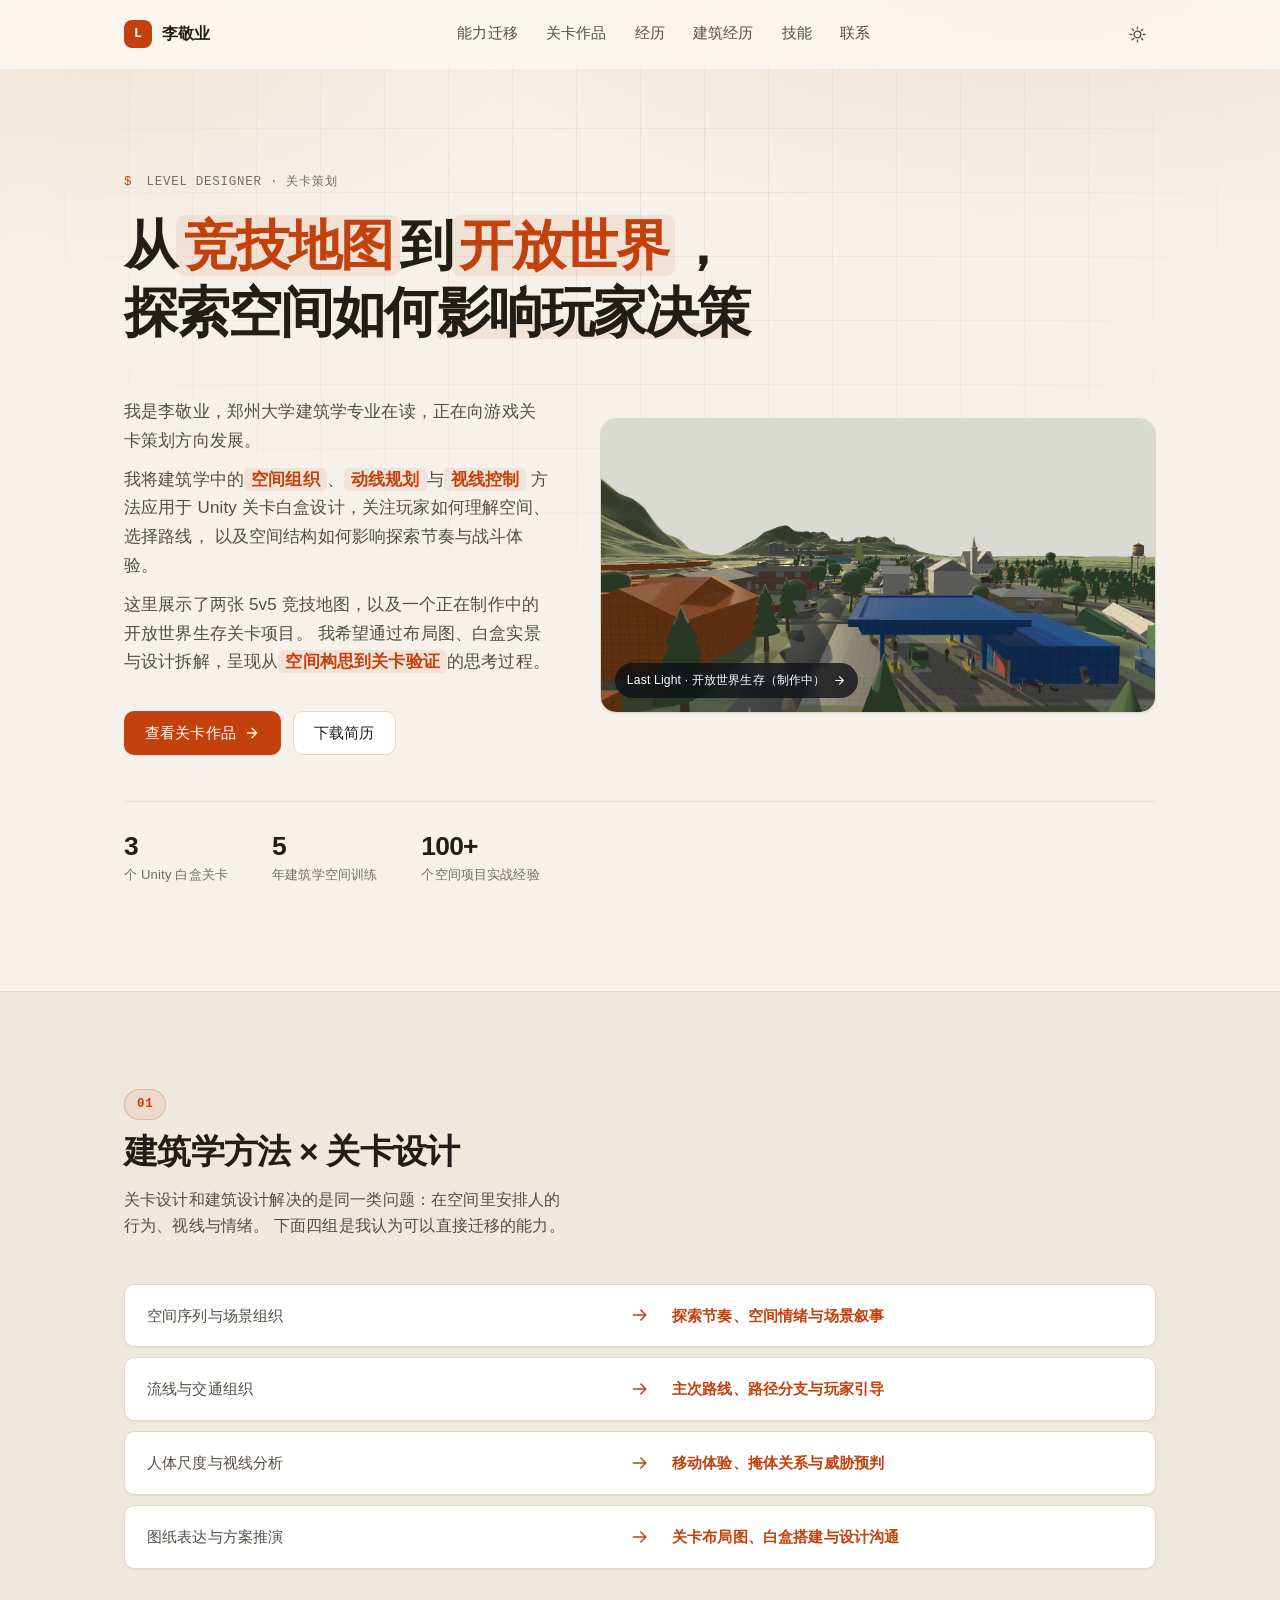
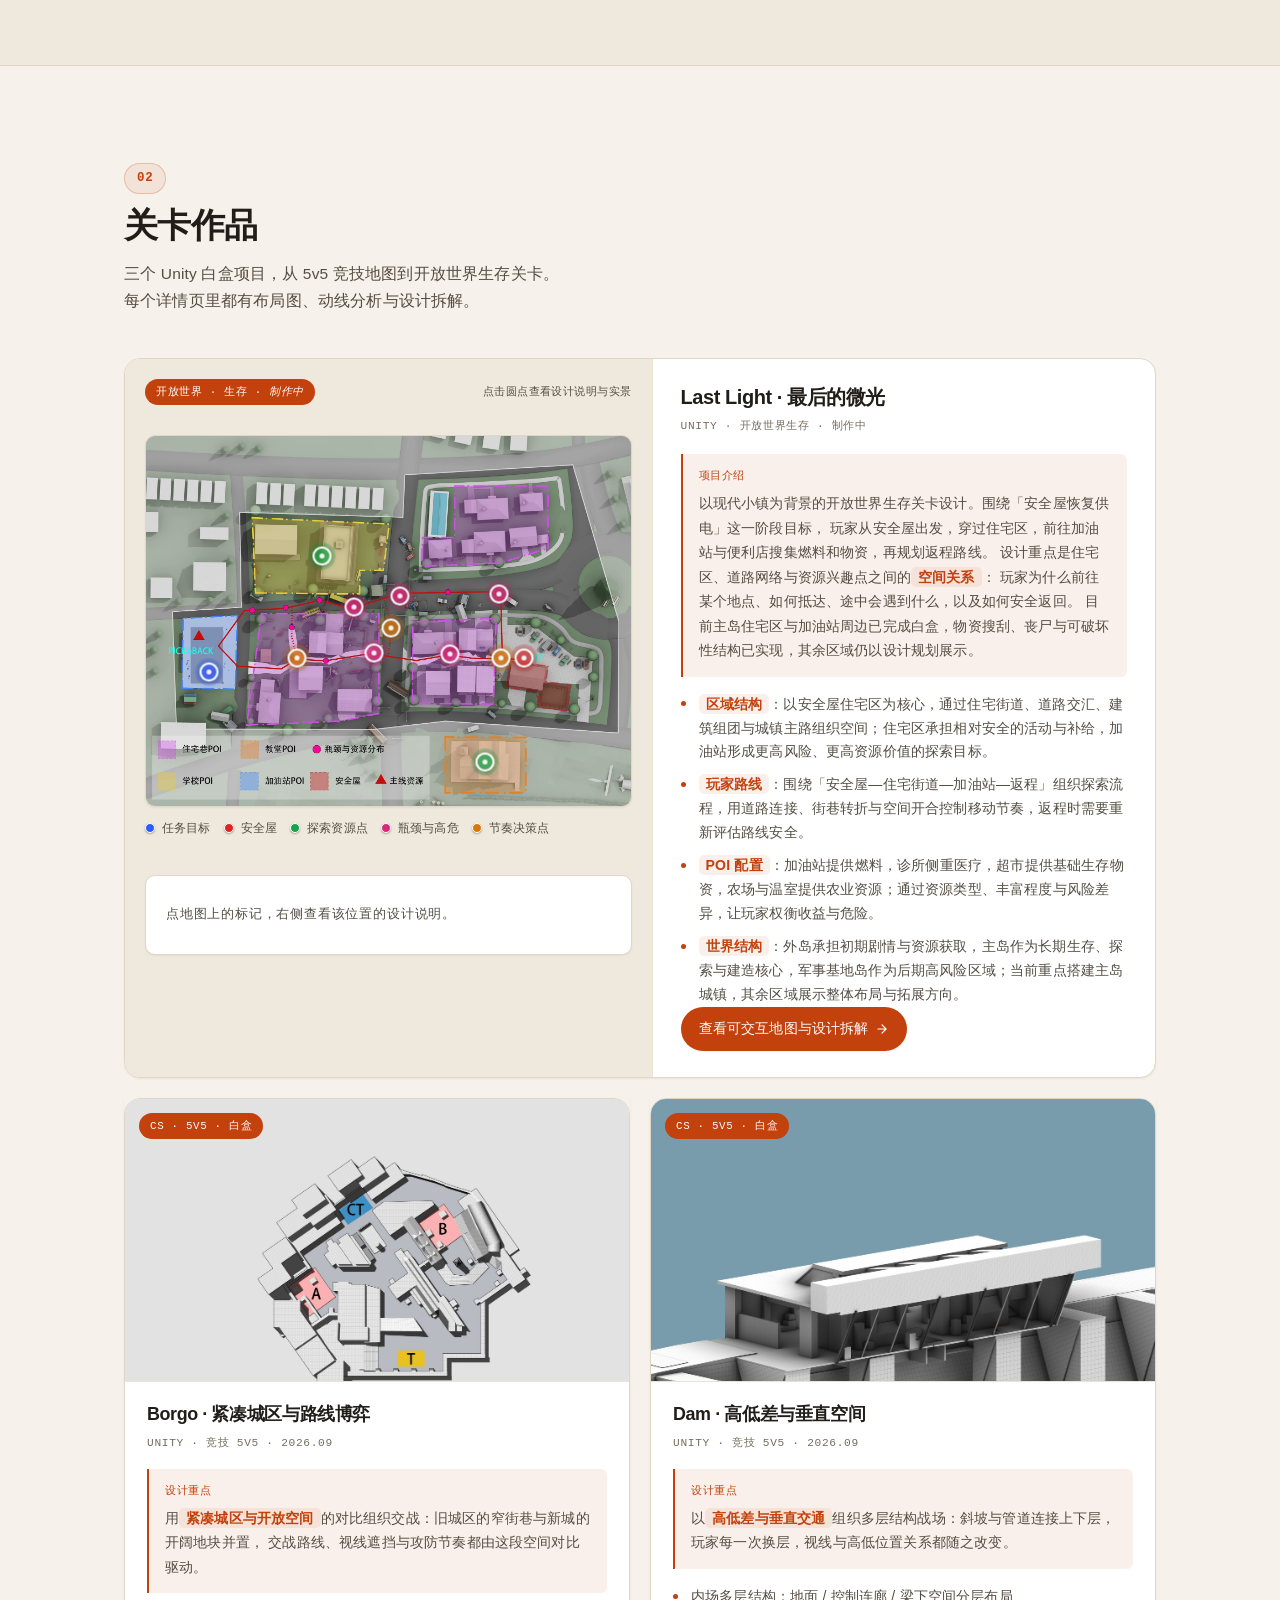
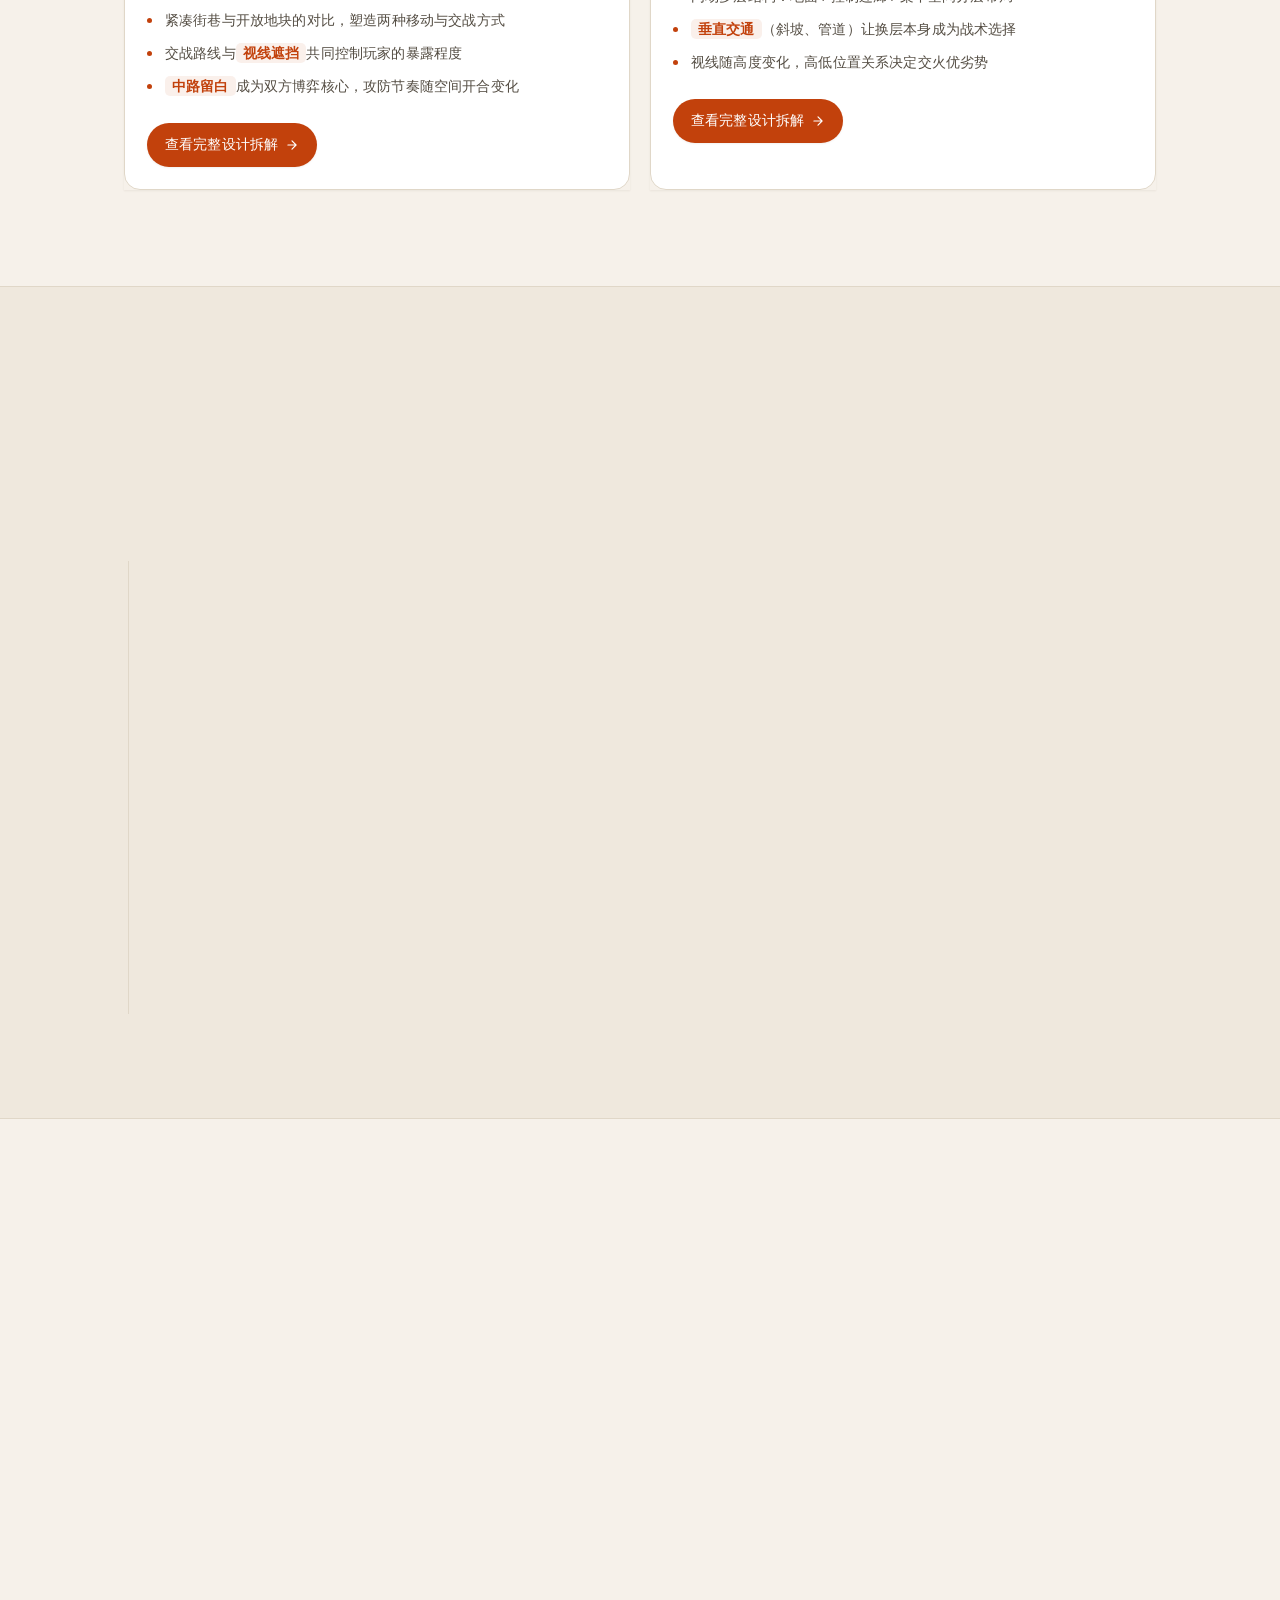
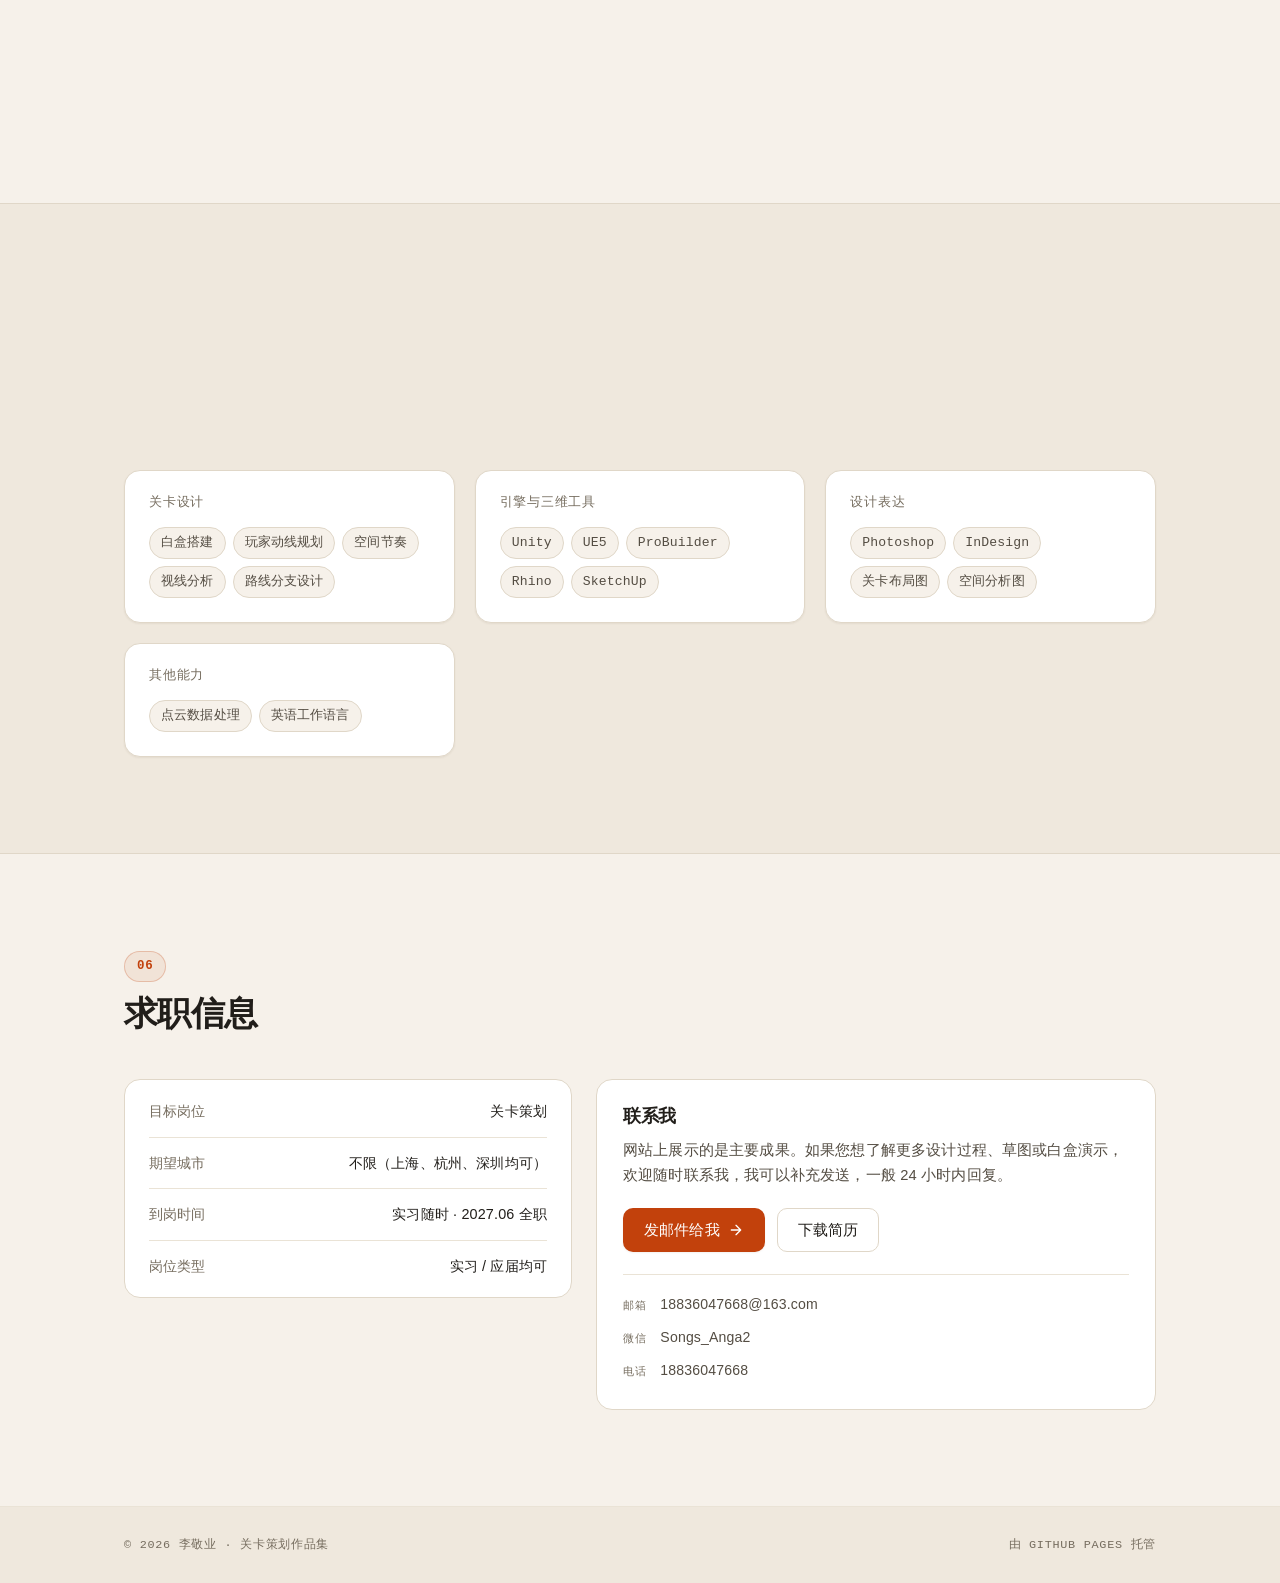
<file: index.html>
<!DOCTYPE html>
<html lang="zh-CN" data-theme="light">
<head>
<meta charset="UTF-8" />
<meta name="viewport" content="width=device-width, initial-scale=1, viewport-fit=cover" />

<title>李敬业 · 关卡策划作品集</title>
<meta name="description" content="从竞技地图到开放世界，探索空间如何影响玩家决策 —— 李敬业，建筑学出身的关卡策划求职作品集：两张 5v5 竞技地图白盒（Borgo / Dam）与开放世界生存关卡项目《Last Light》。" />
<meta name="author" content="李敬业" />

<meta property="og:type" content="website" />
<meta property="og:title" content="李敬业 · 关卡策划作品集" />
<meta property="og:description" content="从竞技地图到开放世界，探索空间如何影响玩家决策 —— 两张 5v5 竞技地图白盒与开放世界生存关卡项目《Last Light》。" />
<meta property="og:url" content="https://jingyeli-portfolio.github.io/" />
<meta name="twitter:card" content="summary_large_image" />

<link rel="icon" href="data:image/svg+xml,%3Csvg xmlns='http://www.w3.org/2000/svg' viewBox='0 0 100 100'%3E%3Crect width='100' height='100' rx='22' fill='%232b5cff'/%3E%3Ctext x='50' y='70' font-size='60' font-family='monospace' font-weight='700' fill='white' text-anchor='middle'%3EL%3C/text%3E%3C/svg%3E" />
<link rel="stylesheet" href="assets/css/style.css" />

<!-- 若浏览器禁用了 JS，跳过入场动画，保证内容始终可见 -->
<noscript><style>.reveal{opacity:1 !important;transform:none !important}</style></noscript>

<script>
  /* 在首屏渲染前应用主题，避免明暗闪烁 */
  (function () {
    try {
      var saved = localStorage.getItem('wb-theme');
      document.documentElement.setAttribute('data-theme', saved || 'light');
    } catch (e) {
      document.documentElement.setAttribute('data-theme', 'dark');
    }
  })();
</script>
</head>

<body>
<a class="skip-link" href="#main">跳到主要内容</a>

<div class="progress" id="progress" aria-hidden="true"></div>

<!-- ================= 顶栏 ================= -->
<header class="site-header" id="siteHeader">
  <div class="container header-inner">
    <a class="brand" href="#top" aria-label="回到顶部">
      <span class="brand-mark" aria-hidden="true">L</span>
      <span class="brand-text">李敬业</span>
    </a>

    <nav class="nav" id="nav" aria-label="主导航">
      <a href="#transfer">能力迁移</a>
      <a href="#works">关卡作品</a>
      <a href="#experience">经历</a>
      <a href="#architecture">建筑经历</a>
      <a href="#skills">技能</a>
      <a href="#contact">联系</a>
    </nav>

    <div class="header-actions">
      <button class="icon-btn theme-toggle" id="themeToggle" type="button" aria-label="切换深色模式">
        <svg class="i-sun" viewBox="0 0 24 24" fill="none" stroke="currentColor" stroke-width="1.7" stroke-linecap="round" aria-hidden="true">
          <circle cx="12" cy="12" r="4.2" />
          <path d="M12 2.6v2.2M12 19.2v2.2M2.6 12h2.2M19.2 12h2.2M5.4 5.4l1.6 1.6M17 17l1.6 1.6M18.6 5.4L17 7M7 17l-1.6 1.6" />
        </svg>
        <svg class="i-moon" viewBox="0 0 24 24" fill="none" stroke="currentColor" stroke-width="1.7" stroke-linecap="round" stroke-linejoin="round" aria-hidden="true">
          <path d="M20.5 14.3A8.6 8.6 0 1 1 9.7 3.5a6.9 6.9 0 0 0 10.8 10.8Z" />
        </svg>
      </button>

      <button class="icon-btn menu-toggle" id="menuToggle" type="button" aria-label="打开菜单" aria-expanded="false" aria-controls="nav">
        <span></span><span></span>
      </button>
    </div>
  </div>
</header>

<main id="main">

  <!-- ================= Hero ================= -->
  <section class="hero" id="top">
    <div class="container">
      <p class="eyebrow mono reveal"><span class="prompt">$</span> level designer · 关卡策划</p>

      <h1 class="hero-title reveal">从<span class="hl-key">竞技地图</span>到<span class="hl-key">开放世界</span>，<br class="br-desktop" />探索空间如何<span class="hl">影响玩家决策</span></h1>

      <div class="hero-grid">
        <div class="hero-text">
      <div class="hero-sub reveal">
        <p>
          我是李敬业，郑州大学建筑学专业在读，正在向游戏关卡策划方向发展。
        </p>
        <p>
          我将建筑学中的<b class="kw">空间组织</b>、<b class="kw">动线规划</b>与<b class="kw">视线控制</b>
          方法应用于 Unity 关卡白盒设计，关注玩家如何理解空间、选择路线，
          以及空间结构如何影响探索节奏与战斗体验。
        </p>
        <p>
          这里展示了两张 5v5 竞技地图，以及一个正在制作中的开放世界生存关卡项目。
          我希望通过布局图、白盒实景与设计拆解，呈现从<b class="kw">空间构思到关卡验证</b>的思考过程。
        </p>
      </div>

      <div class="hero-actions reveal">
        <a class="btn btn-primary" href="#works">
          查看关卡作品
          <svg viewBox="0 0 24 24" fill="none" stroke="currentColor" stroke-width="2" stroke-linecap="round" stroke-linejoin="round" aria-hidden="true"><path d="M5 12h13M12 5l7 7-7 7" /></svg>
        </a>
        <a class="btn btn-ghost" href="assets/resume.pdf" download>下载简历</a>
      </div>
        </div><!-- /hero-text -->

        <!-- 首屏右侧视觉：点击图片直接进入 Last Light 详情 -->
        <a class="hero-visual reveal" href="work-lastlight.html" aria-label="进入 Last Light 开放世界项目详情">
          <img src="assets/img/lastlight-cover.jpg" alt="Last Light 开放世界小镇关卡实景" />
          <span class="hero-visual-tag">
            Last Light · 开放世界生存（制作中）
            <svg viewBox="0 0 24 24" fill="none" stroke="currentColor" stroke-width="2" stroke-linecap="round" stroke-linejoin="round" aria-hidden="true"><path d="M5 12h13M12 5l7 7-7 7" /></svg>
          </span>
        </a>
      </div><!-- /hero-grid -->

      <ul class="stats reveal">
        <li>
          <span class="stat-num">3</span>
          <span class="stat-label">个 Unity 白盒关卡</span>
        </li>
        <li>
          <span class="stat-num">5</span>
          <span class="stat-label">年建筑学空间训练</span>
        </li>
        <li>
          <span class="stat-num">100+</span>
          <span class="stat-label">个空间项目实战经验</span>
        </li>
      </ul>
    </div>
  </section>

  <!-- ================= 01 能力迁移 ================= -->
  <section class="section section-alt" id="transfer">
    <div class="container">
      <header class="section-head reveal">
        <span class="section-index mono">01</span>
        <h2>建筑学方法 × 关卡设计</h2>
        <p class="section-desc">
          关卡设计和建筑设计解决的是同一类问题：在空间里安排人的行为、视线与情绪。
          下面四组是我认为可以直接迁移的能力。
        </p>
      </header>

      <ul class="mapping">
        <li class="map-row reveal">
          <div class="map-from">
            <p>空间序列与场景组织</p>
          </div>
          <span class="map-arrow" aria-hidden="true">
            <svg viewBox="0 0 24 24" fill="none" stroke="currentColor" stroke-width="1.8" stroke-linecap="round" stroke-linejoin="round"><path d="M4 12h15M13 6l6 6-6 6" /></svg>
          </span>
          <div class="map-to">
            <p>探索节奏、空间情绪与场景叙事</p>
          </div>
        </li>

        <li class="map-row reveal">
          <div class="map-from">
            <p>流线与交通组织</p>
          </div>
          <span class="map-arrow" aria-hidden="true">
            <svg viewBox="0 0 24 24" fill="none" stroke="currentColor" stroke-width="1.8" stroke-linecap="round" stroke-linejoin="round"><path d="M4 12h15M13 6l6 6-6 6" /></svg>
          </span>
          <div class="map-to">
            <p>主次路线、路径分支与玩家引导</p>
          </div>
        </li>

        <li class="map-row reveal">
          <div class="map-from">
            <p>人体尺度与视线分析</p>
          </div>
          <span class="map-arrow" aria-hidden="true">
            <svg viewBox="0 0 24 24" fill="none" stroke="currentColor" stroke-width="1.8" stroke-linecap="round" stroke-linejoin="round"><path d="M4 12h15M13 6l6 6-6 6" /></svg>
          </span>
          <div class="map-to">
            <p>移动体验、掩体关系与威胁预判</p>
          </div>
        </li>

        <li class="map-row reveal">
          <div class="map-from">
            <p>图纸表达与方案推演</p>
          </div>
          <span class="map-arrow" aria-hidden="true">
            <svg viewBox="0 0 24 24" fill="none" stroke="currentColor" stroke-width="1.8" stroke-linecap="round" stroke-linejoin="round"><path d="M4 12h15M13 6l6 6-6 6" /></svg>
          </span>
          <div class="map-to">
            <p>关卡布局图、白盒搭建与设计沟通</p>
          </div>
        </li>
      </ul>
    </div>
  </section>

  <!-- ================= 02 白盒 Demo ================= -->
  <section class="section" id="works">
    <div class="container">
      <header class="section-head reveal">
        <span class="section-index mono">02</span>
        <h2>关卡作品</h2>
        <p class="section-desc">
          三个 Unity 白盒项目，从 5v5 竞技地图到开放世界生存关卡。
          每个详情页里都有布局图、动线分析与设计拆解。
        </p>
      </header>

      <div class="works">

        <article class="work-card work-card-lead feature reveal" id="lastlight">
          <div class="feature-map">
            <div class="feature-map-head">
              <span class="cover-pill mono">开放世界 · 生存 · <em>制作中</em></span>
              <span class="map-hint mono">点击圆点查看设计说明与实景</span>
            </div>
            <!-- 与 Last Light 详情页同一套完整交互：全部 POI + 图例 + 多图翻页 -->
            <div data-poi-map="overview"></div>
          </div>

          <div class="feature-body">
            <h3>Last Light · 最后的微光</h3>
            <p class="work-meta mono">Unity · 开放世界生存 · 制作中</p>

            <p class="work-goal">
              <span class="mono">项目介绍</span>
              以现代小镇为背景的开放世界生存关卡设计。围绕「安全屋恢复供电」这一阶段目标，
              玩家从安全屋出发，穿过住宅区，前往加油站与便利店搜集燃料和物资，再规划返程路线。
              设计重点是住宅区、道路网络与资源兴趣点之间的<b class="kw">空间关系</b>：
              玩家为什么前往某个地点、如何抵达、途中会遇到什么，以及如何安全返回。
              目前主岛住宅区与加油站周边已完成白盒，物资搜刮、丧尸与可破坏性结构已实现，其余区域仍以设计规划展示。
            </p>

            <ul class="highlights">
              <li><b class="kw">区域结构</b>：以安全屋住宅区为核心，通过住宅街道、道路交汇、建筑组团与城镇主路组织空间；住宅区承担相对安全的活动与补给，加油站形成更高风险、更高资源价值的探索目标。</li>
              <li><b class="kw">玩家路线</b>：围绕「安全屋—住宅街道—加油站—返程」组织探索流程，用道路连接、街巷转折与空间开合控制移动节奏，返程时需要重新评估路线安全。</li>
              <li><b class="kw">POI 配置</b>：加油站提供燃料，诊所侧重医疗，超市提供基础生存物资，农场与温室提供农业资源；通过资源类型、丰富程度与风险差异，让玩家权衡收益与危险。</li>
              <li><b class="kw">世界结构</b>：外岛承担初期剧情与资源获取，主岛作为长期生存、探索与建造核心，军事基地岛作为后期高风险区域；当前重点搭建主岛城镇，其余区域展示整体布局与拓展方向。</li>
            </ul>

            <a class="more" href="work-lastlight.html">
              查看可交互地图与设计拆解
              <svg viewBox="0 0 24 24" fill="none" stroke="currentColor" stroke-width="2" stroke-linecap="round" stroke-linejoin="round" aria-hidden="true"><path d="M5 12h13M12 5l7 7-7 7" /></svg>
            </a>
          </div>
        </article>

        <article class="work-card reveal">
          <a class="work-link" href="work-blockout-01.html">
            <div class="work-cover">
              <span class="cover-pill mono">CS · 5v5 · 白盒</span>
              <img src="assets/img/borgo-plan.jpg" alt="Borgo 平面图与动线规划" />
            </div>
            <div class="work-body">
              <h3>Borgo · 紧凑城区与路线博弈</h3>
              <p class="work-meta mono">Unity · 竞技 5v5 · 2026.09</p>

              <p class="work-goal">
                <span class="mono">设计重点</span>
                用<b class="kw">紧凑城区与开放空间</b>的对比组织交战：旧城区的窄街巷与新城的开阔地块并置，
                交战路线、视线遮挡与攻防节奏都由这段空间对比驱动。
              </p>

              <ul class="highlights">
                <li>紧凑街巷与开放地块的对比，塑造两种移动与交战方式</li>
                <li>交战路线与<b class="kw">视线遮挡</b>共同控制玩家的暴露程度</li>
                <li><b class="kw">中路留白</b>成为双方博弈核心，攻防节奏随空间开合变化</li>
              </ul>

              <span class="more">
                查看完整设计拆解
                <svg viewBox="0 0 24 24" fill="none" stroke="currentColor" stroke-width="2" stroke-linecap="round" stroke-linejoin="round" aria-hidden="true"><path d="M5 12h13M12 5l7 7-7 7" /></svg>
              </span>
            </div>
          </a>
        </article>

        <article class="work-card reveal">
          <a class="work-link" href="work-blockout-02.html">
            <div class="work-cover">
              <span class="cover-pill mono">CS · 5v5 · 白盒</span>
              <img src="assets/img/dam-section.jpg" alt="Dam 剖透视" />
            </div>
            <div class="work-body">
              <h3>Dam · 高低差与垂直空间</h3>
              <p class="work-meta mono">Unity · 竞技 5v5 · 2026.09</p>

              <p class="work-goal">
                <span class="mono">设计重点</span>
                以<b class="kw">高低差与垂直交通</b>组织多层结构战场：斜坡与管道连接上下层，
                玩家每一次换层，视线与高低位置关系都随之改变。
              </p>

              <ul class="highlights">
                <li>内场多层结构：地面 / 控制连廊 / 梁下空间分层布局</li>
                <li><b class="kw">垂直交通</b>（斜坡、管道）让换层本身成为战术选择</li>
                <li>视线随高度变化，高低位置关系决定交火优劣势</li>
              </ul>

              <span class="more">
                查看完整设计拆解
                <svg viewBox="0 0 24 24" fill="none" stroke="currentColor" stroke-width="2" stroke-linecap="round" stroke-linejoin="round" aria-hidden="true"><path d="M5 12h13M12 5l7 7-7 7" /></svg>
              </span>
            </div>
          </a>
        </article>

      </div>
    </div>
  </section>

  <!-- ================= 03 经历 ================= -->
  <section class="section section-alt" id="experience">
    <div class="container">
      <header class="section-head reveal">
        <span class="section-index mono">03</span>
        <h2>经历</h2>
        <p class="section-desc">工作、项目与教育的完整轨迹。</p>
      </header>

      <ol class="timeline">
        <li class="tl-item reveal">
          <span class="tl-dot" aria-hidden="true"></span>
          <div class="tl-meta mono">2024.08 — 2026.02</div>
          <div class="tl-body">
            <h3>设计工作室 · 设计师</h3>
            <p>面向海内外建筑专业留学生，独立完成 100+ 个项目的三维场景全流程：场地规划、空间建模、材质灯光到渲染出图。对接抽象的设计需求、跟进多轮修改并准时交付，锻炼了方案表达、需求沟通与成果交付能力。</p>
          </div>
        </li>
        <li class="tl-item reveal">
          <span class="tl-dot" aria-hidden="true"></span>
          <div class="tl-meta mono">2024.09 — 2024.11</div>
          <div class="tl-body">
            <h3>嵩阳书院古建筑数字化测绘</h3>
            <p>通过无人机扫描采集道统祠的点云数据，完成高精度三维场景还原。勘测数据被学院收录为教学案例，成果可直接导入引擎场景使用——从空间测绘到数字场景搭建的一次完整实践。</p>
          </div>
        </li>
        <li class="tl-item reveal">
          <span class="tl-dot" aria-hidden="true"></span>
          <div class="tl-meta mono">2024.05</div>
          <div class="tl-body">
            <h3>郑州大学搭建大赛 · 三等奖</h3>
            <p>主导团队完成从概念方案到实体搭建的全流程落地，空间规划与方案表达从图纸走到实物的一次闭环。</p>
          </div>
        </li>
        <li class="tl-item reveal">
          <span class="tl-dot" aria-hidden="true"></span>
          <div class="tl-meta mono">2022.09 — 2027.06</div>
          <div class="tl-body">
            <h3>郑州大学 · 建筑学本科（在读）</h3>
            <p>GPA 3.40/4.0，专业排名 19/67。建筑学院美术素描、色彩、摄影实习获 A 等级（最高级）。</p>
          </div>
        </li>
      </ol>
    </div>
  </section>

  <!-- ================= 04 建筑空间设计经历 ================= -->
  <section class="section" id="architecture">
    <div class="container">
      <header class="section-head reveal">
        <span class="section-index mono">04</span>
        <h2>建筑空间设计经历</h2>
        <p class="section-desc">
          建筑学五年的空间训练与 100+ 个三维项目的实战经验，是我做关卡设计的底子。
        </p>
      </header>

      <div class="arch-summary reveal">
        <p>
          在设计工作室期间，我独立完成了 100+ 个项目的三维场景全流程制作：
          从场地规划、建筑建模、材质灯光到渲染出图，对接海外院校的设计标准，
          经历过大量多轮修改与按期交付。这段经历训练的是——
          把一个空间从平面构思推到可感知的三维体验，并且让别人看懂它。
        </p>
        <p>
          在校期间参与了古建筑数字化测绘（无人机点云采集与三维还原）与实体搭建比赛，
          补足了从测绘数据到数字场景、从方案到实物的两端经验。
        </p>
        <a class="btn btn-ghost arch-dl" href="assets/architecture-portfolio.pdf" target="_blank" rel="noopener">查看大学作品集 PDF</a>
        <p class="arch-note mono">大学期间空间设计、建模与渲染作品的完整合集（PDF，约 17MB）。</p>
      </div>
    </div>
  </section>

  <!-- ================= 05 技能与工具 ================= -->
  <section class="section section-alt" id="skills">
    <div class="container">
      <header class="section-head reveal">
        <span class="section-index mono">05</span>
        <h2>技能与工具</h2>
        <p class="section-desc">按能力维度分组，只列真正用过、能讲清楚工作流程的部分。</p>
      </header>

      <div class="skill-groups">
        <div class="skill-group reveal">
          <h3 class="mono">关卡设计</h3>
          <ul class="tags">
            <li>白盒搭建</li><li>玩家动线规划</li><li>空间节奏</li>
            <li>视线分析</li><li>路线分支设计</li>
          </ul>
        </div>
        <div class="skill-group reveal">
          <h3 class="mono">引擎与三维工具</h3>
          <ul class="tags">
            <li>Unity</li><li>UE5</li><li>ProBuilder</li><li>Rhino</li><li>SketchUp</li>
          </ul>
        </div>
        <div class="skill-group reveal">
          <h3 class="mono">设计表达</h3>
          <ul class="tags">
            <li>Photoshop</li><li>InDesign</li><li>关卡布局图</li><li>空间分析图</li>
          </ul>
        </div>
        <div class="skill-group reveal">
          <h3 class="mono">其他能力</h3>
          <ul class="tags">
            <li>点云数据处理</li><li>英语工作语言</li>
          </ul>
        </div>
      </div>
    </div>
  </section>

  <!-- ================= 06 求职信息 ================= -->
  <section class="section" id="contact">
    <div class="container">
      <header class="section-head reveal">
        <span class="section-index mono">06</span>
        <h2>求职信息</h2>
      </header>

      <div class="job-grid">
        <dl class="job-card reveal">
          <div><dt>目标岗位</dt><dd>关卡策划</dd></div>
          <div><dt>期望城市</dt><dd>不限（上海、杭州、深圳均可）</dd></div>
          <div><dt>到岗时间</dt><dd>实习随时 · 2027.06 全职</dd></div>
          <div><dt>岗位类型</dt><dd>实习 / 应届均可</dd></div>
        </dl>

        <div class="contact-card reveal">
          <h3>联系我</h3>
          <p>网站上展示的是主要成果。如果您想了解更多设计过程、草图或白盒演示，欢迎随时联系我，我可以补充发送，一般 24 小时内回复。</p>
          <div class="hero-actions">
            <a class="btn btn-primary" href="mailto:18836047668@163.com">
              发邮件给我
              <svg viewBox="0 0 24 24" fill="none" stroke="currentColor" stroke-width="2" stroke-linecap="round" stroke-linejoin="round" aria-hidden="true"><path d="M5 12h13M12 5l7 7-7 7" /></svg>
            </a>
            <a class="btn btn-ghost" href="assets/resume.pdf" download>下载简历</a>
          </div>
          <ul class="contact-links">
            <li><span class="mono">邮箱</span> 18836047668@163.com</li>
            <li><span class="mono">微信</span> Songs_Anga2</li>
            <li><span class="mono">电话</span> 18836047668</li>
          </ul>
        </div>
      </div>
    </div>
  </section>

</main>

<footer class="site-footer">
  <div class="container footer-inner">
    <p class="mono">© <span id="year">2026</span> 李敬业 · 关卡策划作品集</p>
    <p class="mono">由 GitHub Pages 托管</p>
  </div>
</footer>

<script src="assets/js/main.js"></script>
<script src="assets/js/lastlight-poi.js"></script>
<script src="assets/js/poi-map.js"></script>
</body>
</html>
</file>
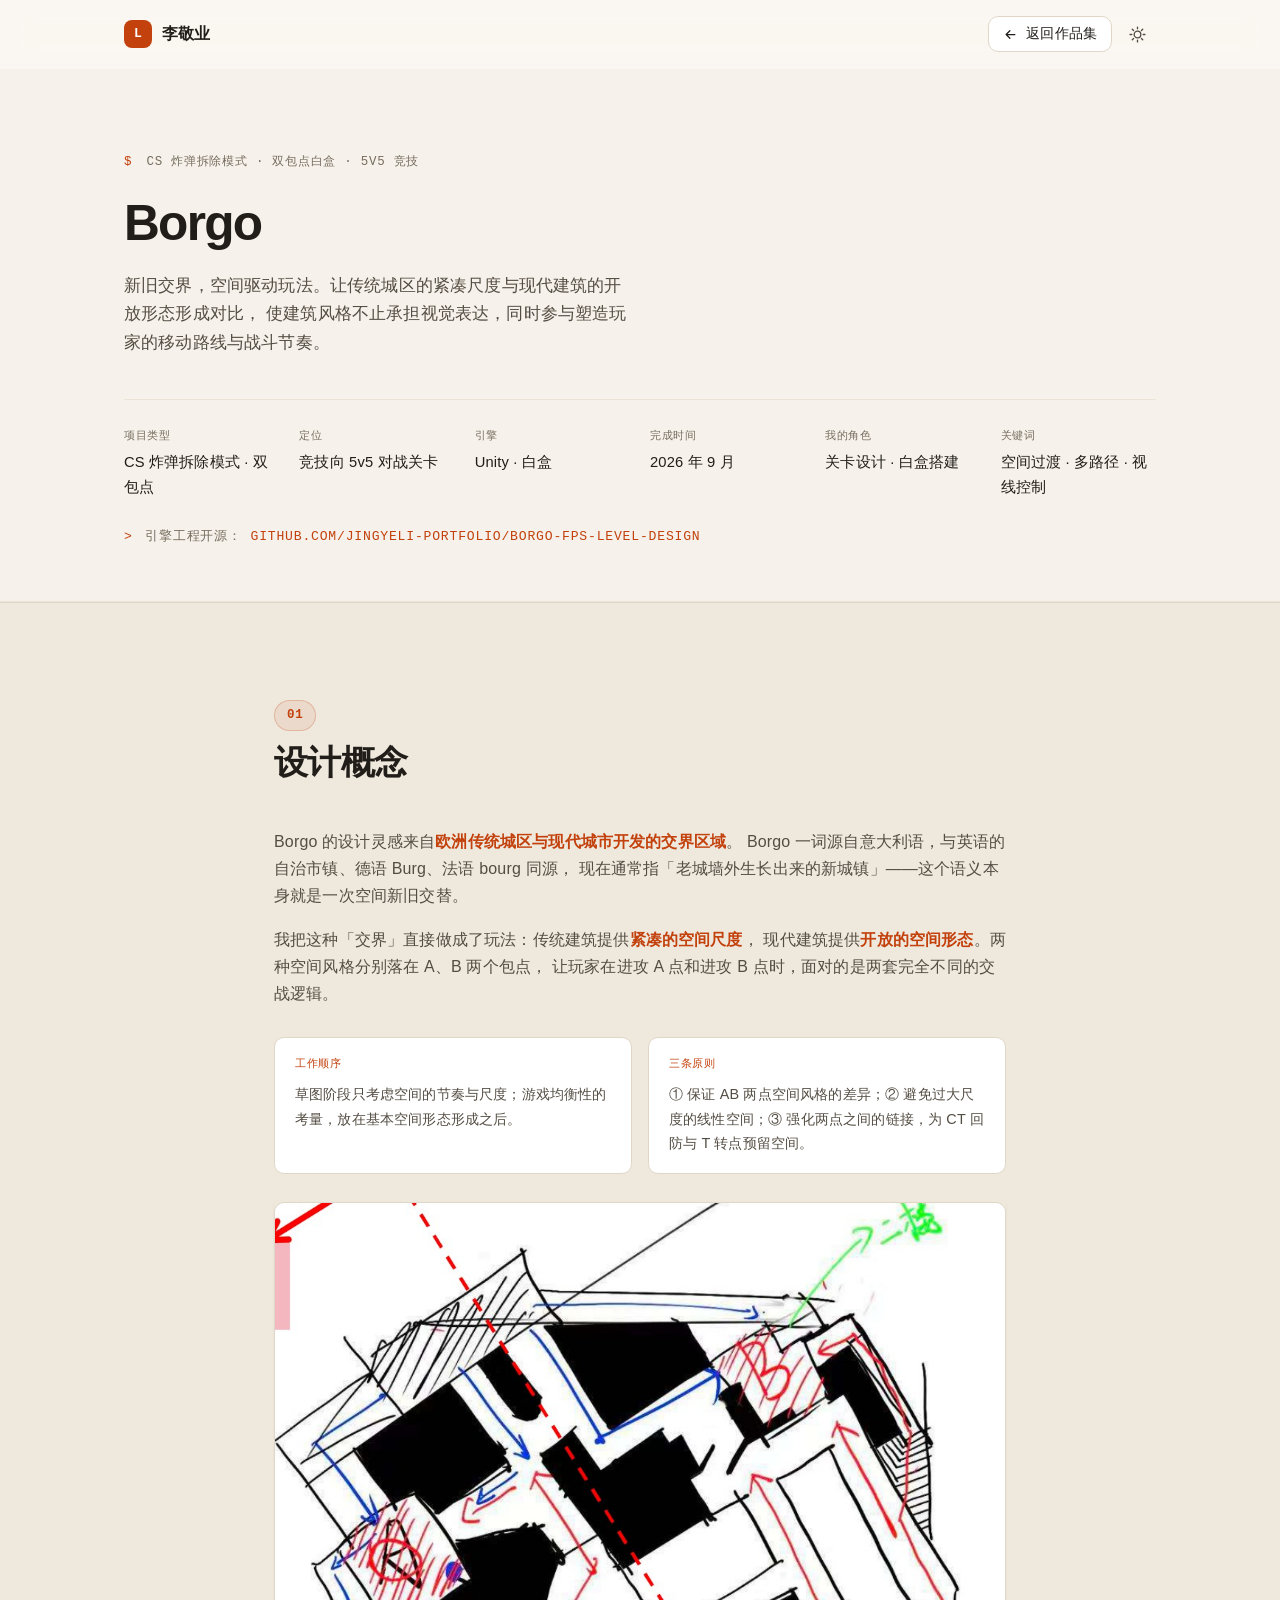
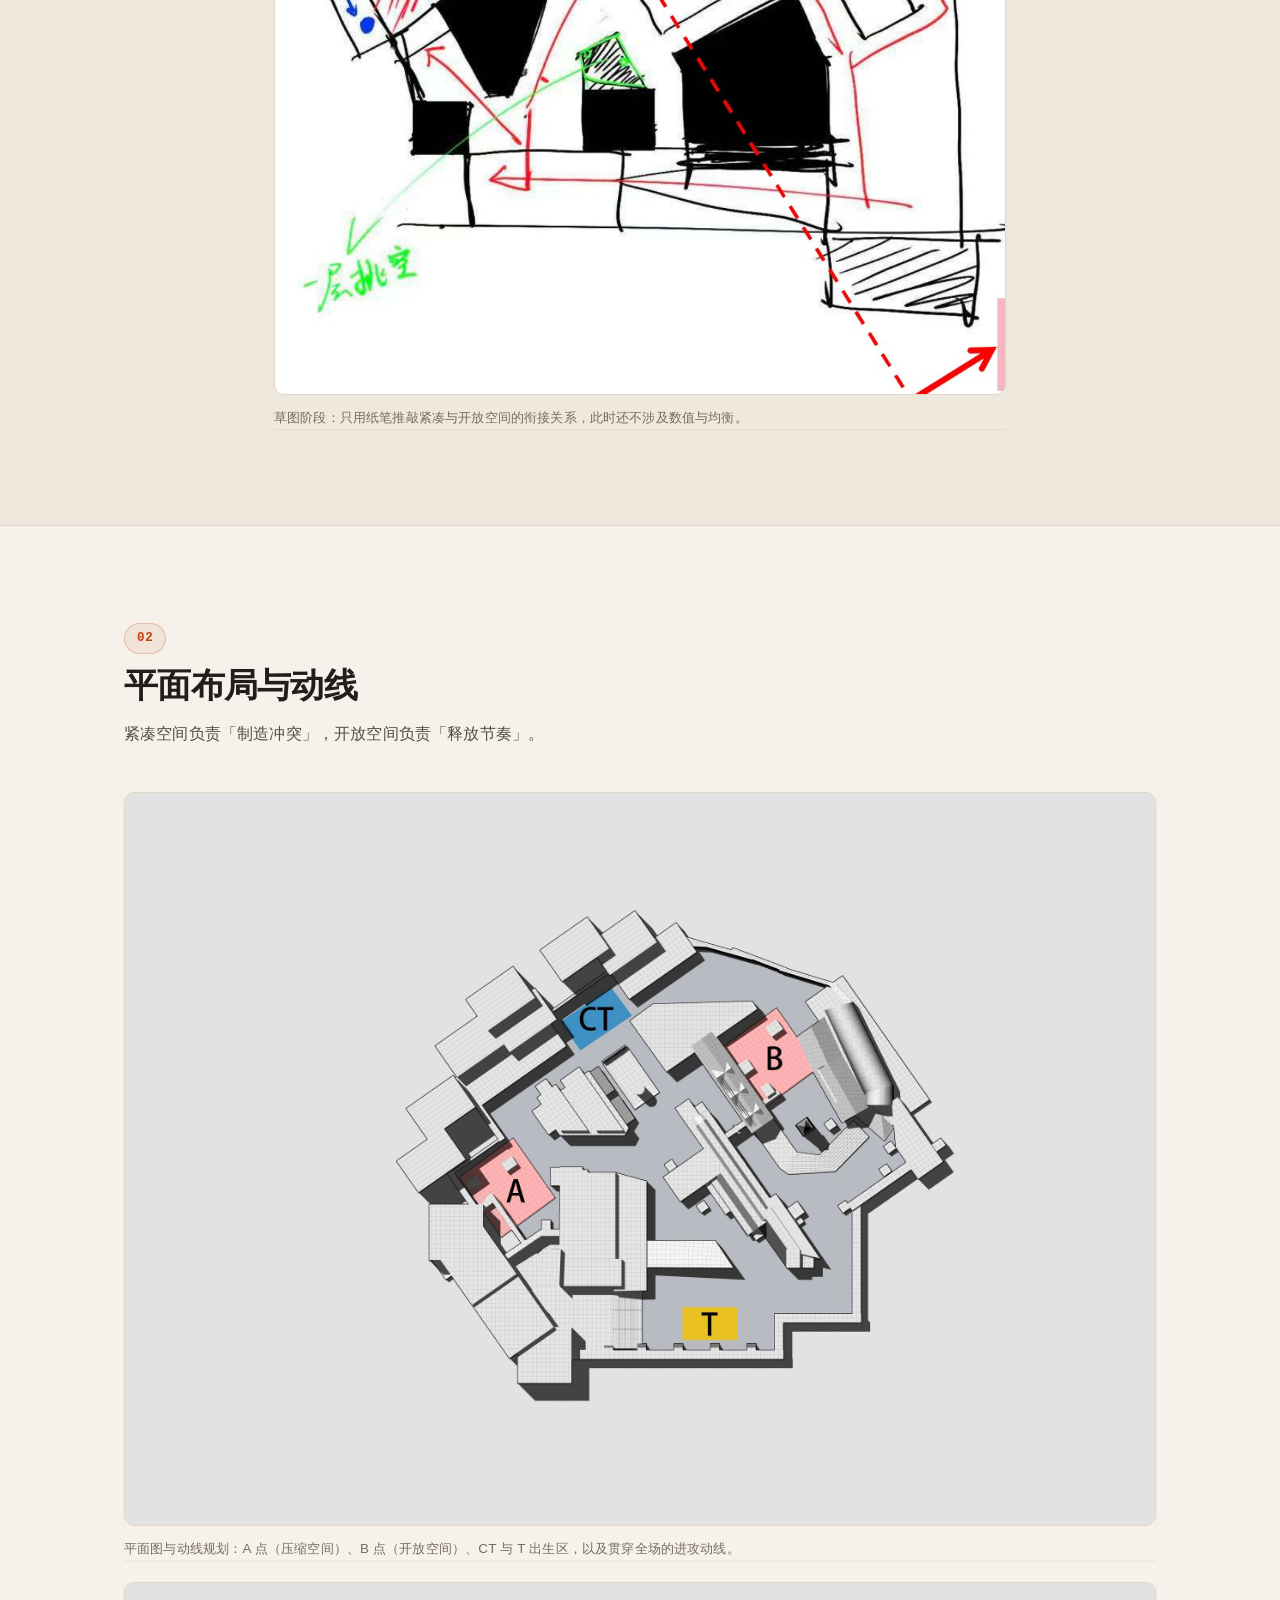
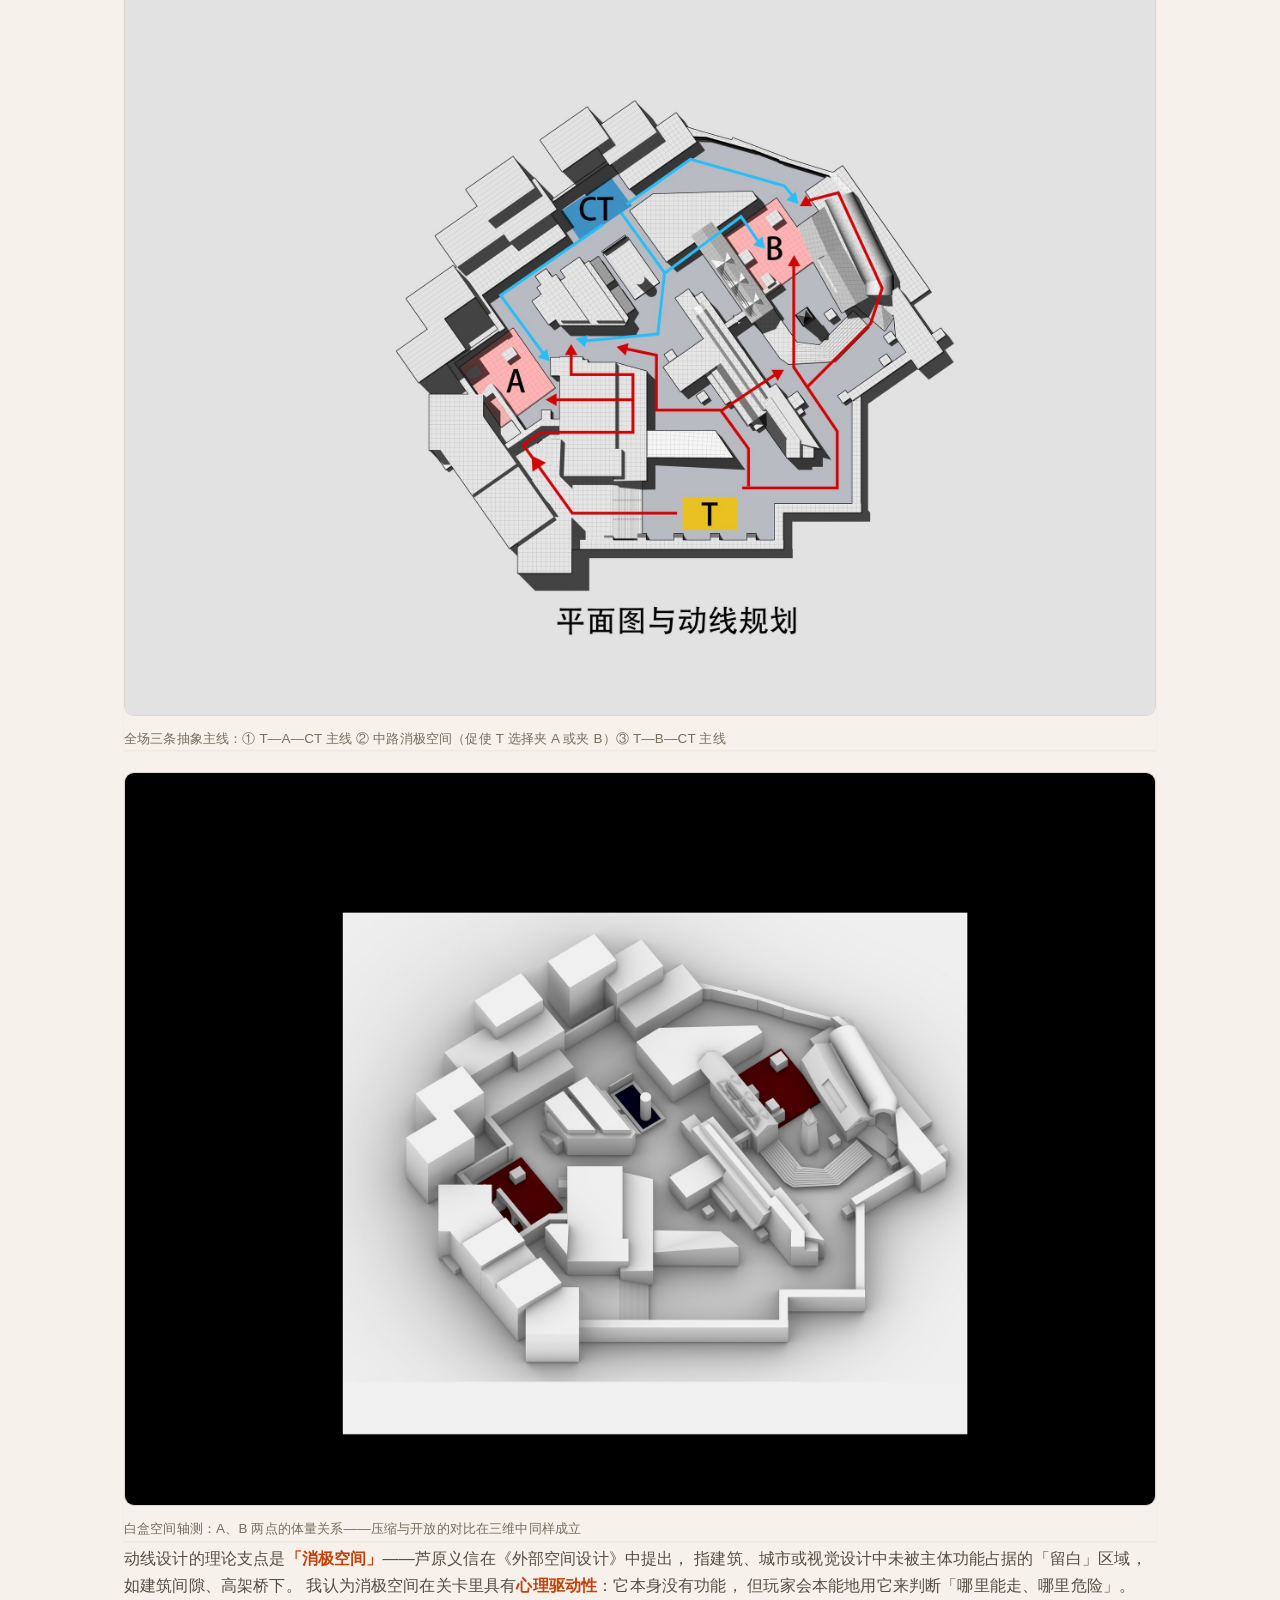
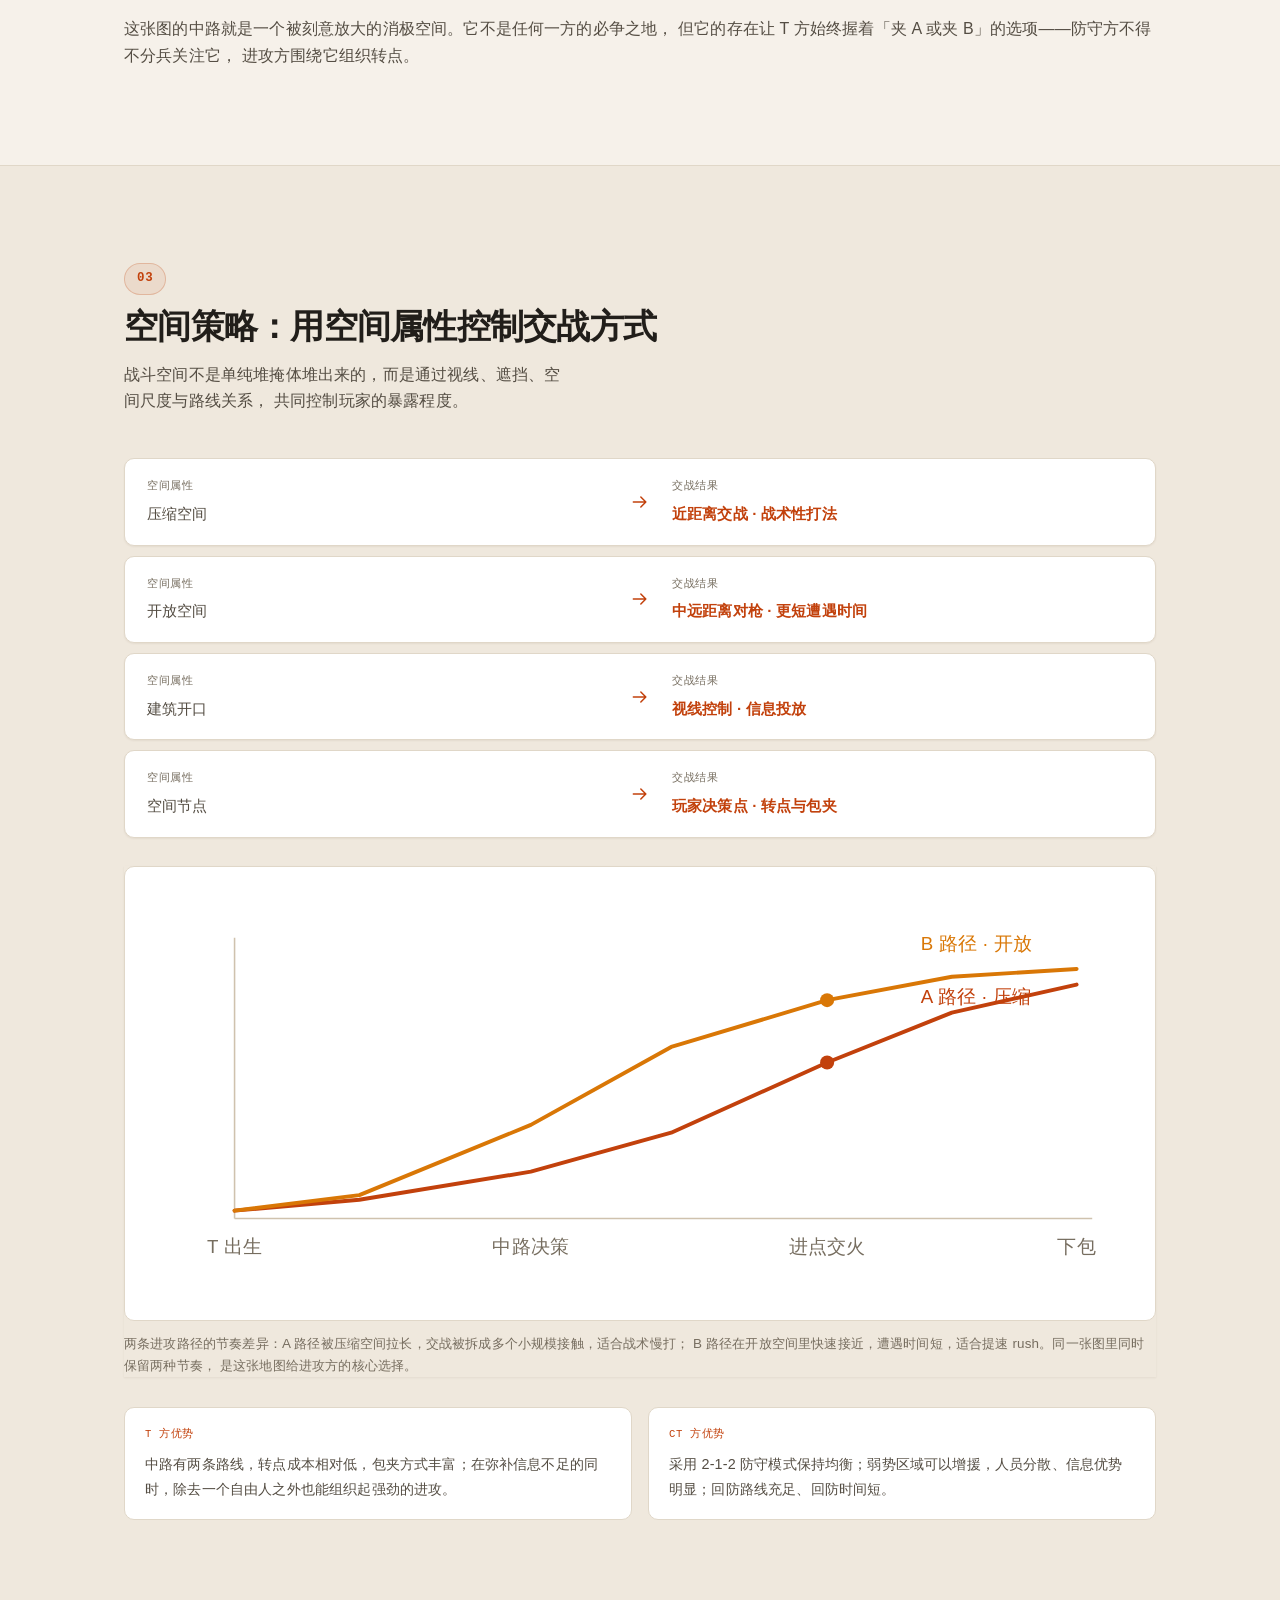
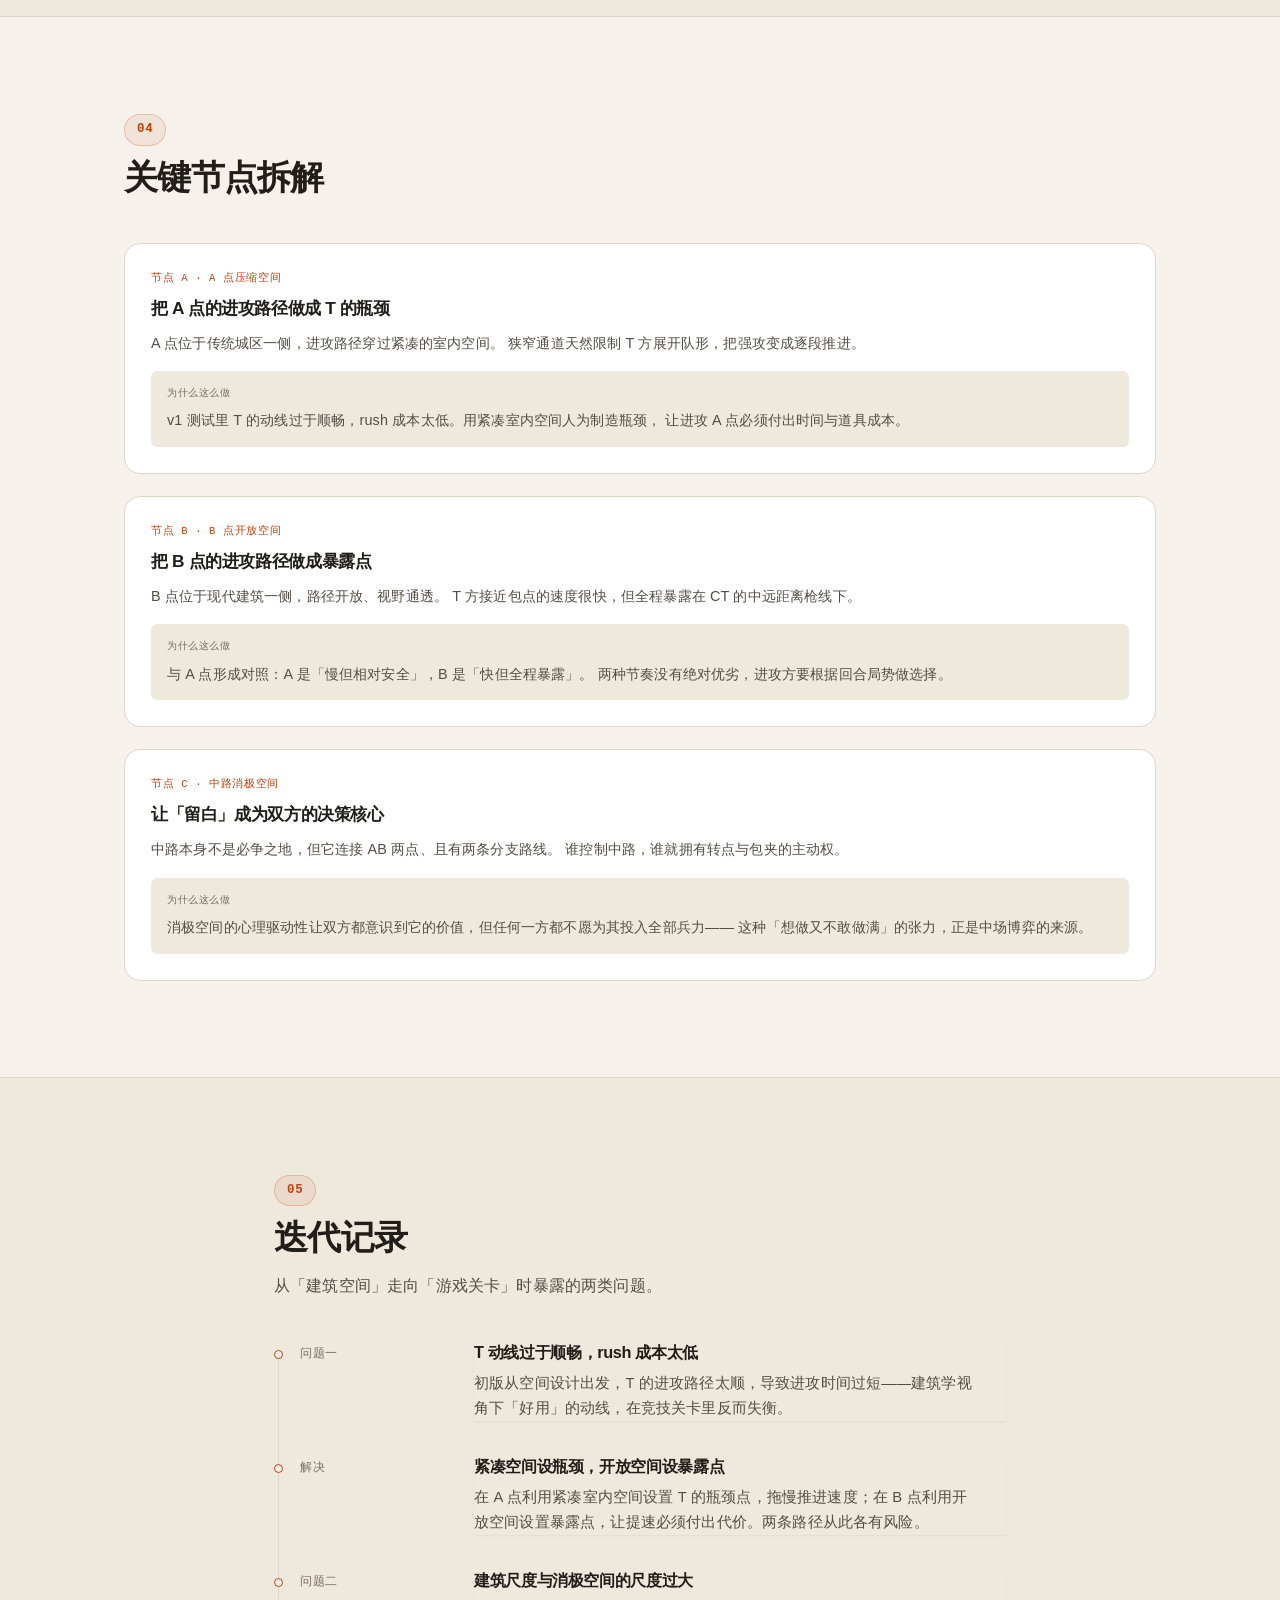
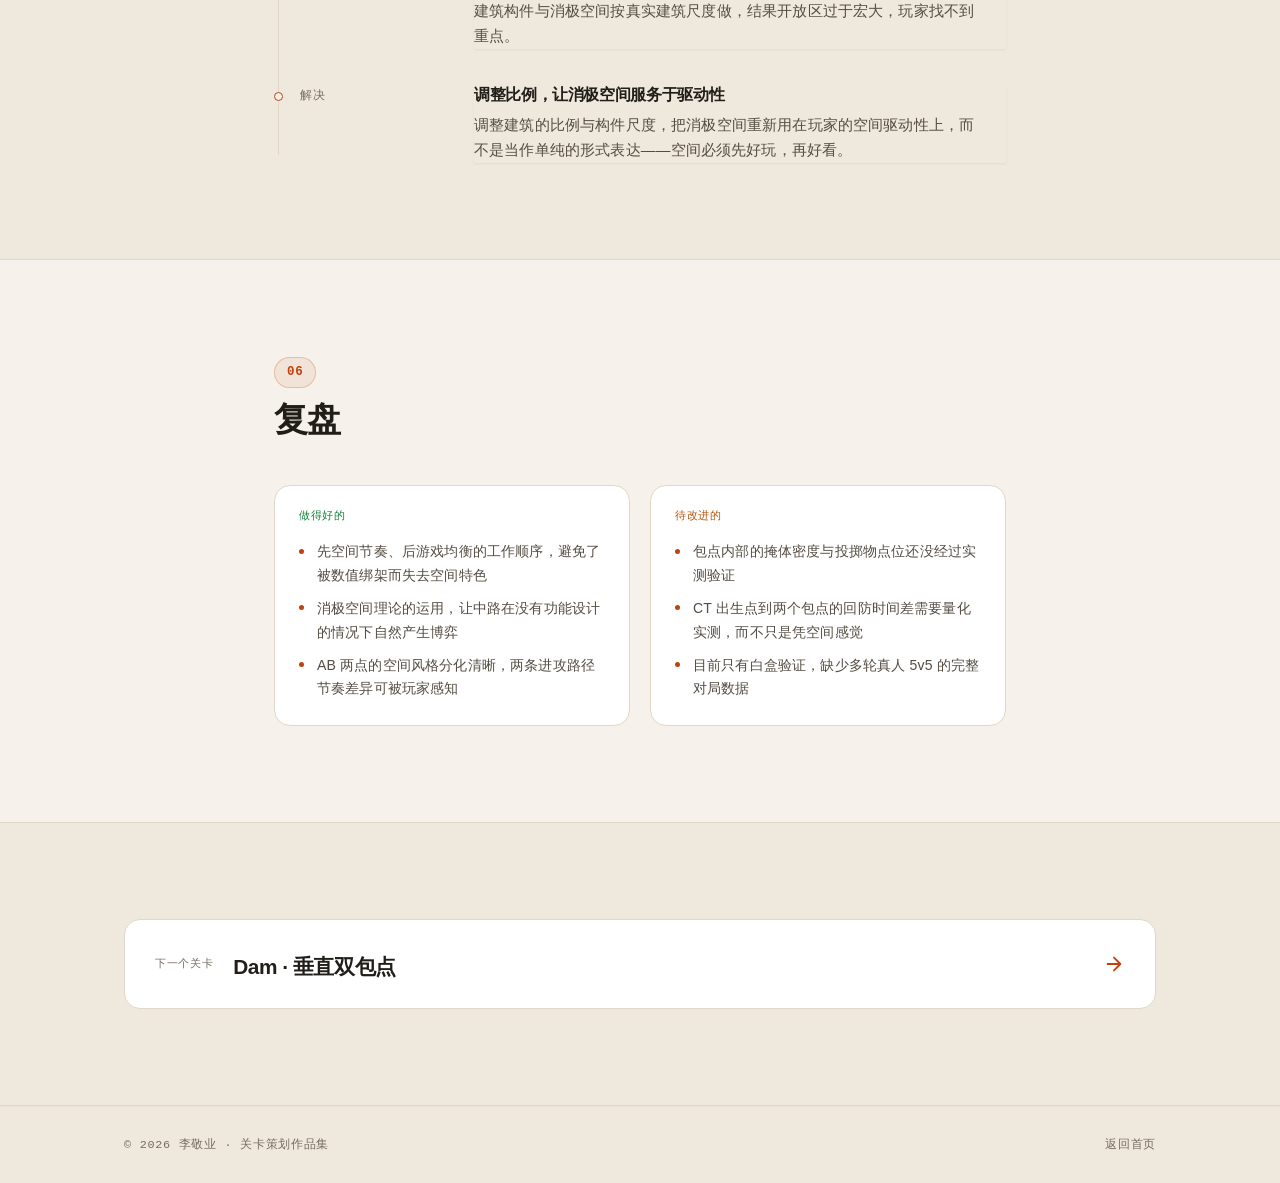
<file: work-blockout-01.html>
<!DOCTYPE html>
<html lang="zh-CN" data-theme="light">
<head>
<meta charset="UTF-8" />
<meta name="viewport" content="width=device-width, initial-scale=1, viewport-fit=cover" />

<title>Borgo · 关卡设计拆解 | 李敬业</title>
<meta name="description" content="CS 炸弹拆除模式双包点白盒关卡《Borgo》的设计拆解：新旧交界的概念、消极空间动线与攻防均衡。" />

<link rel="icon" href="data:image/svg+xml,%3Csvg xmlns='http://www.w3.org/2000/svg' viewBox='0 0 100 100'%3E%3Crect width='100' height='100' rx='22' fill='%232b5cff'/%3E%3Ctext x='50' y='70' font-size='60' font-family='monospace' font-weight='700' fill='white' text-anchor='middle'%3EL%3C/text%3E%3C/svg%3E" />
<link rel="stylesheet" href="assets/css/style.css" />

<noscript><style>.reveal{opacity:1 !important;transform:none !important}</style></noscript>

<script>
  (function () {
    try {
      var saved = localStorage.getItem('wb-theme');
      document.documentElement.setAttribute('data-theme', saved || 'light');
    } catch (e) {
      document.documentElement.setAttribute('data-theme', 'dark');
    }
  })();
</script>
</head>

<body>
<a class="skip-link" href="#main">跳到主要内容</a>
<div class="progress" id="progress" aria-hidden="true"></div>

<header class="site-header" id="siteHeader">
  <div class="container header-inner">
    <a class="brand" href="index.html" aria-label="返回作品集首页">
      <span class="brand-mark" aria-hidden="true">L</span>
      <span class="brand-text">李敬业</span>
    </a>
    <div class="header-actions">
      <a class="btn btn-ghost btn-sm back-link" href="index.html">
        <svg viewBox="0 0 24 24" fill="none" stroke="currentColor" stroke-width="2" stroke-linecap="round" stroke-linejoin="round" aria-hidden="true"><path d="M19 12H5M11 18l-6-6 6-6" /></svg>
        返回作品集
      </a>
      <button class="icon-btn theme-toggle" id="themeToggle" type="button" aria-label="切换深色模式">
        <svg class="i-sun" viewBox="0 0 24 24" fill="none" stroke="currentColor" stroke-width="1.7" stroke-linecap="round" aria-hidden="true">
          <circle cx="12" cy="12" r="4.2" />
          <path d="M12 2.6v2.2M12 19.2v2.2M2.6 12h2.2M19.2 12h2.2M5.4 5.4l1.6 1.6M17 17l1.6 1.6M18.6 5.4L17 7M7 17l-1.6 1.6" />
        </svg>
        <svg class="i-moon" viewBox="0 0 24 24" fill="none" stroke="currentColor" stroke-width="1.7" stroke-linecap="round" stroke-linejoin="round" aria-hidden="true">
          <path d="M20.5 14.3A8.6 8.6 0 1 1 9.7 3.5a6.9 6.9 0 0 0 10.8 10.8Z" />
        </svg>
      </button>
    </div>
  </div>
</header>

<main id="main">

  <section class="case-hero">
    <div class="container">
      <p class="eyebrow mono reveal"><span class="prompt">$</span> CS 炸弹拆除模式 · 双包点白盒 · 5v5 竞技</p>
      <h1 class="case-title reveal">Borgo</h1>
      <p class="case-lede reveal">
        新旧交界，空间驱动玩法。让传统城区的紧凑尺度与现代建筑的开放形态形成对比，
        使建筑风格不止承担视觉表达，同时参与塑造玩家的移动路线与战斗节奏。
      </p>

      <dl class="case-meta reveal">
        <div><dt>项目类型</dt><dd>CS 炸弹拆除模式 · 双包点</dd></div>
        <div><dt>定位</dt><dd>竞技向 5v5 对战关卡</dd></div>
        <div><dt>引擎</dt><dd>Unity · 白盒</dd></div>
        <div><dt>完成时间</dt><dd>2026 年 9 月</dd></div>
        <div><dt>我的角色</dt><dd>关卡设计 · 白盒搭建</dd></div>
        <div><dt>关键词</dt><dd>空间过渡 · 多路径 · 视线控制</dd></div>
      </dl>

      <p class="case-repo mono reveal">
        <span class="prompt">&gt;</span> 引擎工程开源：
        <a href="https://github.com/JingyeLi-Portfolio/Borgo-FPS-Level-Design" target="_blank" rel="noopener">github.com/JingyeLi-Portfolio/Borgo-FPS-Level-Design</a>
      </p>
    </div>
  </section>

  <!-- ================= 01 设计概念 ================= -->
  <section class="section section-alt">
    <div class="container container-narrow">
      <header class="section-head reveal">
        <span class="section-index mono">01</span>
        <h2>设计概念</h2>
      </header>

      <div class="prose reveal">
        <p>
          Borgo 的设计灵感来自<strong>欧洲传统城区与现代城市开发的交界区域</strong>。
          Borgo 一词源自意大利语，与英语的自治市镇、德语 Burg、法语 bourg 同源，
          现在通常指「老城墙外生长出来的新城镇」——这个语义本身就是一次空间新旧交替。
        </p>
        <p>
          我把这种「交界」直接做成了玩法：传统建筑提供<strong>紧凑的空间尺度</strong>，
          现代建筑提供<strong>开放的空间形态</strong>。两种空间风格分别落在 A、B 两个包点，
          让玩家在进攻 A 点和进攻 B 点时，面对的是两套完全不同的交战逻辑。
        </p>
      </div>

      <div class="callout reveal">
        <div class="callout-item">
          <span class="mono">工作顺序</span>
          <p>草图阶段只考虑空间的节奏与尺度；游戏均衡性的考量，放在基本空间形态形成之后。</p>
        </div>
        <div class="callout-item">
          <span class="mono">三条原则</span>
          <p>① 保证 AB 两点空间风格的差异；② 避免过大尺度的线性空间；③ 强化两点之间的链接，为 CT 回防与 T 转点预留空间。</p>
        </div>
      </div>
      <figure class="figure-block reveal" style="margin-top: 28px;">
        <img src="assets/img/borgo-sketch.jpg" alt="Borgo 草图阶段的空间关系推敲" />
        <figcaption>草图阶段：只用纸笔推敲紧凑与开放空间的衔接关系，此时还不涉及数值与均衡。</figcaption>
      </figure>
    </div>
  </section>

  <!-- ================= 02 平面与动线 ================= -->
  <section class="section">
    <div class="container">
      <header class="section-head reveal">
        <span class="section-index mono">02</span>
        <h2>平面布局与动线</h2>
        <p class="section-desc">紧凑空间负责「制造冲突」，开放空间负责「释放节奏」。</p>
      </header>

      <figure class="figure-block reveal">
        <img src="assets/img/borgo-plan.jpg" alt="Borgo 平面图与动线规划" />
        <figcaption>
          平面图与动线规划：A 点（压缩空间）、B 点（开放空间）、CT 与 T 出生区，以及贯穿全场的进攻动线。
        </figcaption>
      </figure>

      <figure class="figure-block reveal" style="margin-top: 22px;">
        <img src="assets/img/borgo-routes.jpg" alt="Borgo 三条抽象主线" />
        <figcaption>
          全场三条抽象主线：① T—A—CT 主线 ② 中路消极空间（促使 T 选择夹 A 或夹 B）③ T—B—CT 主线
        </figcaption>
      </figure>

      <figure class="figure-block reveal" style="margin-top: 22px;">
        <img src="assets/img/borgo-axo.jpg" alt="Borgo 白盒空间轴测" />
        <figcaption>
          白盒空间轴测：A、B 两点的体量关系——压缩与开放的对比在三维中同样成立
        </figcaption>
      </figure>

      <div class="prose reveal">
        <p>
          动线设计的理论支点是<strong>「消极空间」</strong>——芦原义信在《外部空间设计》中提出，
          指建筑、城市或视觉设计中未被主体功能占据的「留白」区域，如建筑间隙、高架桥下。
          我认为消极空间在关卡里具有<strong>心理驱动性</strong>：它本身没有功能，
          但玩家会本能地用它来判断「哪里能走、哪里危险」。
        </p>
        <p>
          这张图的中路就是一个被刻意放大的消极空间。它不是任何一方的必争之地，
          但它的存在让 T 方始终握着「夹 A 或夹 B」的选项——防守方不得不分兵关注它，
          进攻方围绕它组织转点。
        </p>
      </div>
    </div>
  </section>

  <!-- ================= 03 空间策略 ================= -->
  <section class="section section-alt">
    <div class="container">
      <header class="section-head reveal">
        <span class="section-index mono">03</span>
        <h2>空间策略：用空间属性控制交战方式</h2>
        <p class="section-desc">
          战斗空间不是单纯堆掩体堆出来的，而是通过视线、遮挡、空间尺度与路线关系，
          共同控制玩家的暴露程度。
        </p>
      </header>

      <ul class="mapping mapping-compact">
        <li class="map-row reveal">
          <div class="map-from">
            <span class="mono">空间属性</span>
            <p>压缩空间</p>
          </div>
          <span class="map-arrow" aria-hidden="true">
            <svg viewBox="0 0 24 24" fill="none" stroke="currentColor" stroke-width="1.8" stroke-linecap="round" stroke-linejoin="round"><path d="M4 12h15M13 6l6 6-6 6" /></svg>
          </span>
          <div class="map-to">
            <span class="mono">交战结果</span>
            <p>近距离交战 · 战术性打法</p>
          </div>
        </li>
        <li class="map-row reveal">
          <div class="map-from">
            <span class="mono">空间属性</span>
            <p>开放空间</p>
          </div>
          <span class="map-arrow" aria-hidden="true">
            <svg viewBox="0 0 24 24" fill="none" stroke="currentColor" stroke-width="1.8" stroke-linecap="round" stroke-linejoin="round"><path d="M4 12h15M13 6l6 6-6 6" /></svg>
          </span>
          <div class="map-to">
            <span class="mono">交战结果</span>
            <p>中远距离对枪 · 更短遭遇时间</p>
          </div>
        </li>
        <li class="map-row reveal">
          <div class="map-from">
            <span class="mono">空间属性</span>
            <p>建筑开口</p>
          </div>
          <span class="map-arrow" aria-hidden="true">
            <svg viewBox="0 0 24 24" fill="none" stroke="currentColor" stroke-width="1.8" stroke-linecap="round" stroke-linejoin="round"><path d="M4 12h15M13 6l6 6-6 6" /></svg>
          </span>
          <div class="map-to">
            <span class="mono">交战结果</span>
            <p>视线控制 · 信息投放</p>
          </div>
        </li>
        <li class="map-row reveal">
          <div class="map-from">
            <span class="mono">空间属性</span>
            <p>空间节点</p>
          </div>
          <span class="map-arrow" aria-hidden="true">
            <svg viewBox="0 0 24 24" fill="none" stroke="currentColor" stroke-width="1.8" stroke-linecap="round" stroke-linejoin="round"><path d="M4 12h15M13 6l6 6-6 6" /></svg>
          </span>
          <div class="map-to">
            <span class="mono">交战结果</span>
            <p>玩家决策点 · 转点与包夹</p>
          </div>
        </li>
      </ul>

      <figure class="figure-block reveal" style="margin-top: 28px;">
        <div class="curve-wrap">
          <svg viewBox="0 0 640 260" role="img" aria-label="A、B 两条进攻路径的节奏对比">
            <title>两条进攻路径的节奏对比</title>
            <desc>A 点路径压缩、缓慢抬升；B 点路径开放、快速冲高。</desc>

            <line x1="60" y1="210" x2="610" y2="210" stroke="#d3d7de" stroke-width="1" />
            <line x1="60" y1="30" x2="60" y2="210" stroke="#d3d7de" stroke-width="1" />

            <text x="60"  y="232" font-size="12" fill="#8a92a0" text-anchor="middle">T 出生</text>
            <text x="250" y="232" font-size="12" fill="#8a92a0" text-anchor="middle">中路决策</text>
            <text x="440" y="232" font-size="12" fill="#8a92a0" text-anchor="middle">进点交火</text>
            <text x="600" y="232" font-size="12" fill="#8a92a0" text-anchor="middle">下包</text>

            <path class="line-a" d="M60 205 L140 198 L250 180 L340 155 L440 110 L520 78 L600 60"
                  fill="none" stroke="#2b5cff" stroke-width="2.5"
                  stroke-linecap="round" stroke-linejoin="round" />
            <path class="line-b" d="M60 205 L140 195 L250 150 L340 100 L440 70 L520 55 L600 50"
                  fill="none" stroke="#d97706" stroke-width="2.5"
                  stroke-linecap="round" stroke-linejoin="round" />

            <circle cx="440" cy="110" r="4.5" fill="#2b5cff" />
            <circle class="c-b" cx="440" cy="70" r="4.5" fill="#d97706" />

            <text class="t-a" x="500" y="72" font-size="12" fill="#2b5cff">A 路径 · 压缩</text>
            <text class="t-b" x="500" y="38" font-size="12" fill="#d97706">B 路径 · 开放</text>
          </svg>
        </div>
        <figcaption>
          两条进攻路径的节奏差异：A 路径被压缩空间拉长，交战被拆成多个小规模接触，适合战术慢打；
          B 路径在开放空间里快速接近，遭遇时间短，适合提速 rush。同一张图里同时保留两种节奏，
          是这张地图给进攻方的核心选择。
        </figcaption>
      </figure>

      <div class="callout reveal">
        <div class="callout-item">
          <span class="mono">T 方优势</span>
          <p>中路有两条路线，转点成本相对低，包夹方式丰富；在弥补信息不足的同时，除去一个自由人之外也能组织起强劲的进攻。</p>
        </div>
        <div class="callout-item">
          <span class="mono">CT 方优势</span>
          <p>采用 2-1-2 防守模式保持均衡；弱势区域可以增援，人员分散、信息优势明显；回防路线充足、回防时间短。</p>
        </div>
      </div>
    </div>
  </section>

  <!-- ================= 04 关键节点 ================= -->
  <section class="section">
    <div class="container">
      <header class="section-head reveal">
        <span class="section-index mono">04</span>
        <h2>关键节点拆解</h2>
      </header>

      <div class="nodes">

        <article class="node-card reveal">
          <div class="node-body">
            <span class="node-index mono">节点 A · A 点压缩空间</span>
            <h3>把 A 点的进攻路径做成 T 的瓶颈</h3>
            <p>
              A 点位于传统城区一侧，进攻路径穿过紧凑的室内空间。
              狭窄通道天然限制 T 方展开队形，把强攻变成逐段推进。
            </p>
            <p class="node-why">
              <span class="mono">为什么这么做</span>
              v1 测试里 T 的动线过于顺畅，rush 成本太低。用紧凑室内空间人为制造瓶颈，
              让进攻 A 点必须付出时间与道具成本。
            </p>
          </div>
        </article>

        <article class="node-card reveal">
          <div class="node-body">
            <span class="node-index mono">节点 B · B 点开放空间</span>
            <h3>把 B 点的进攻路径做成暴露点</h3>
            <p>
              B 点位于现代建筑一侧，路径开放、视野通透。
              T 方接近包点的速度很快，但全程暴露在 CT 的中远距离枪线下。
            </p>
            <p class="node-why">
              <span class="mono">为什么这么做</span>
              与 A 点形成对照：A 是「慢但相对安全」，B 是「快但全程暴露」。
              两种节奏没有绝对优劣，进攻方要根据回合局势做选择。
            </p>
          </div>
        </article>

        <article class="node-card reveal">
          <div class="node-body">
            <span class="node-index mono">节点 C · 中路消极空间</span>
            <h3>让「留白」成为双方的决策核心</h3>
            <p>
              中路本身不是必争之地，但它连接 AB 两点、且有两条分支路线。
              谁控制中路，谁就拥有转点与包夹的主动权。
            </p>
            <p class="node-why">
              <span class="mono">为什么这么做</span>
              消极空间的心理驱动性让双方都意识到它的价值，但任何一方都不愿为其投入全部兵力——
              这种「想做又不敢做满」的张力，正是中场博弈的来源。
            </p>
          </div>
        </article>

      </div>
    </div>
  </section>

  <!-- ================= 05 迭代记录 ================= -->
  <section class="section section-alt">
    <div class="container container-narrow">
      <header class="section-head reveal">
        <span class="section-index mono">05</span>
        <h2>迭代记录</h2>
        <p class="section-desc">从「建筑空间」走向「游戏关卡」时暴露的两类问题。</p>
      </header>

      <ol class="timeline">
        <li class="tl-item reveal">
          <span class="tl-dot" aria-hidden="true"></span>
          <div class="tl-meta mono">问题一</div>
          <div class="tl-body">
            <h3>T 动线过于顺畅，rush 成本太低</h3>
            <p>初版从空间设计出发，T 的进攻路径太顺，导致进攻时间过短——建筑学视角下「好用」的动线，在竞技关卡里反而失衡。</p>
          </div>
        </li>
        <li class="tl-item reveal">
          <span class="tl-dot" aria-hidden="true"></span>
          <div class="tl-meta mono">解决</div>
          <div class="tl-body">
            <h3>紧凑空间设瓶颈，开放空间设暴露点</h3>
            <p>在 A 点利用紧凑室内空间设置 T 的瓶颈点，拖慢推进速度；在 B 点利用开放空间设置暴露点，让提速必须付出代价。两条路径从此各有风险。</p>
          </div>
        </li>
        <li class="tl-item reveal">
          <span class="tl-dot" aria-hidden="true"></span>
          <div class="tl-meta mono">问题二</div>
          <div class="tl-body">
            <h3>建筑尺度与消极空间的尺度过大</h3>
            <p>建筑构件与消极空间按真实建筑尺度做，结果开放区过于宏大，玩家找不到重点。</p>
          </div>
        </li>
        <li class="tl-item reveal">
          <span class="tl-dot" aria-hidden="true"></span>
          <div class="tl-meta mono">解决</div>
          <div class="tl-body">
            <h3>调整比例，让消极空间服务于驱动性</h3>
            <p>调整建筑的比例与构件尺度，把消极空间重新用在玩家的空间驱动性上，而不是当作单纯的形式表达——空间必须先好玩，再好看。</p>
          </div>
        </li>
      </ol>
    </div>
  </section>

  <!-- ================= 06 复盘 ================= -->
  <section class="section">
    <div class="container container-narrow">
      <header class="section-head reveal">
        <span class="section-index mono">06</span>
        <h2>复盘</h2>
      </header>

      <div class="review reveal">
        <div class="review-col">
          <h3 class="mono ok">做得好的</h3>
          <ul class="highlights">
            <li>先空间节奏、后游戏均衡的工作顺序，避免了被数值绑架而失去空间特色</li>
            <li>消极空间理论的运用，让中路在没有功能设计的情况下自然产生博弈</li>
            <li>AB 两点的空间风格分化清晰，两条进攻路径节奏差异可被玩家感知</li>
          </ul>
        </div>
        <div class="review-col">
          <h3 class="mono warn">待改进的</h3>
          <ul class="highlights">
            <li>包点内部的掩体密度与投掷物点位还没经过实测验证</li>
            <li>CT 出生点到两个包点的回防时间差需要量化实测，而不只是凭空间感觉</li>
            <li>目前只有白盒验证，缺少多轮真人 5v5 的完整对局数据</li>
          </ul>
        </div>
      </div>
    </div>
  </section>

  <!-- ================= 下一个关卡 ================= -->
  <section class="section section-alt">
    <div class="container">
      <a class="next-work reveal" href="work-blockout-02.html">
        <span class="mono">下一个关卡</span>
        <h2>Dam · 垂直双包点</h2>
        <span class="next-arrow" aria-hidden="true">
          <svg viewBox="0 0 24 24" fill="none" stroke="currentColor" stroke-width="2" stroke-linecap="round" stroke-linejoin="round"><path d="M5 12h13M12 5l7 7-7 7" /></svg>
        </span>
      </a>
    </div>
  </section>

</main>

<footer class="site-footer">
  <div class="container footer-inner">
    <p class="mono">© <span id="year">2026</span> 李敬业 · 关卡策划作品集</p>
    <p class="mono"><a href="index.html">返回首页</a></p>
  </div>
</footer>

<script src="assets/js/main.js"></script>
</body>
</html>
</file>
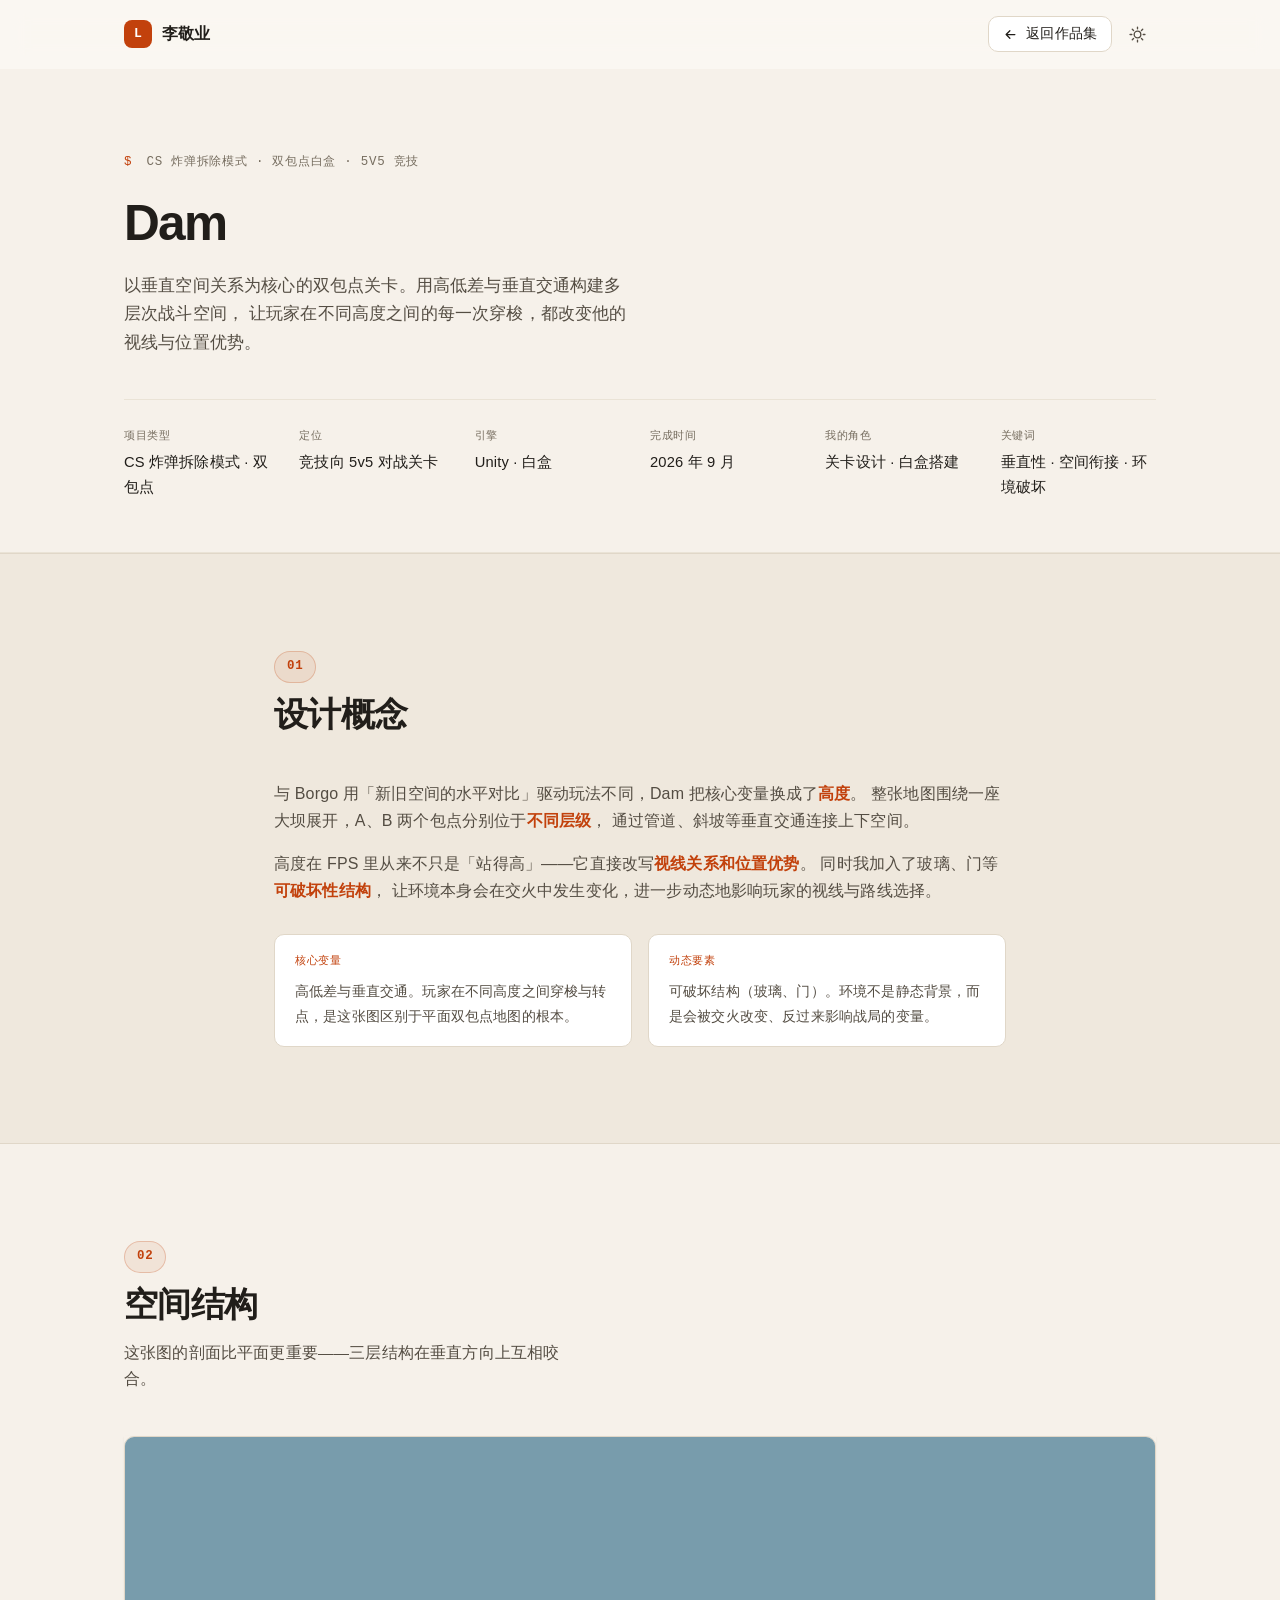
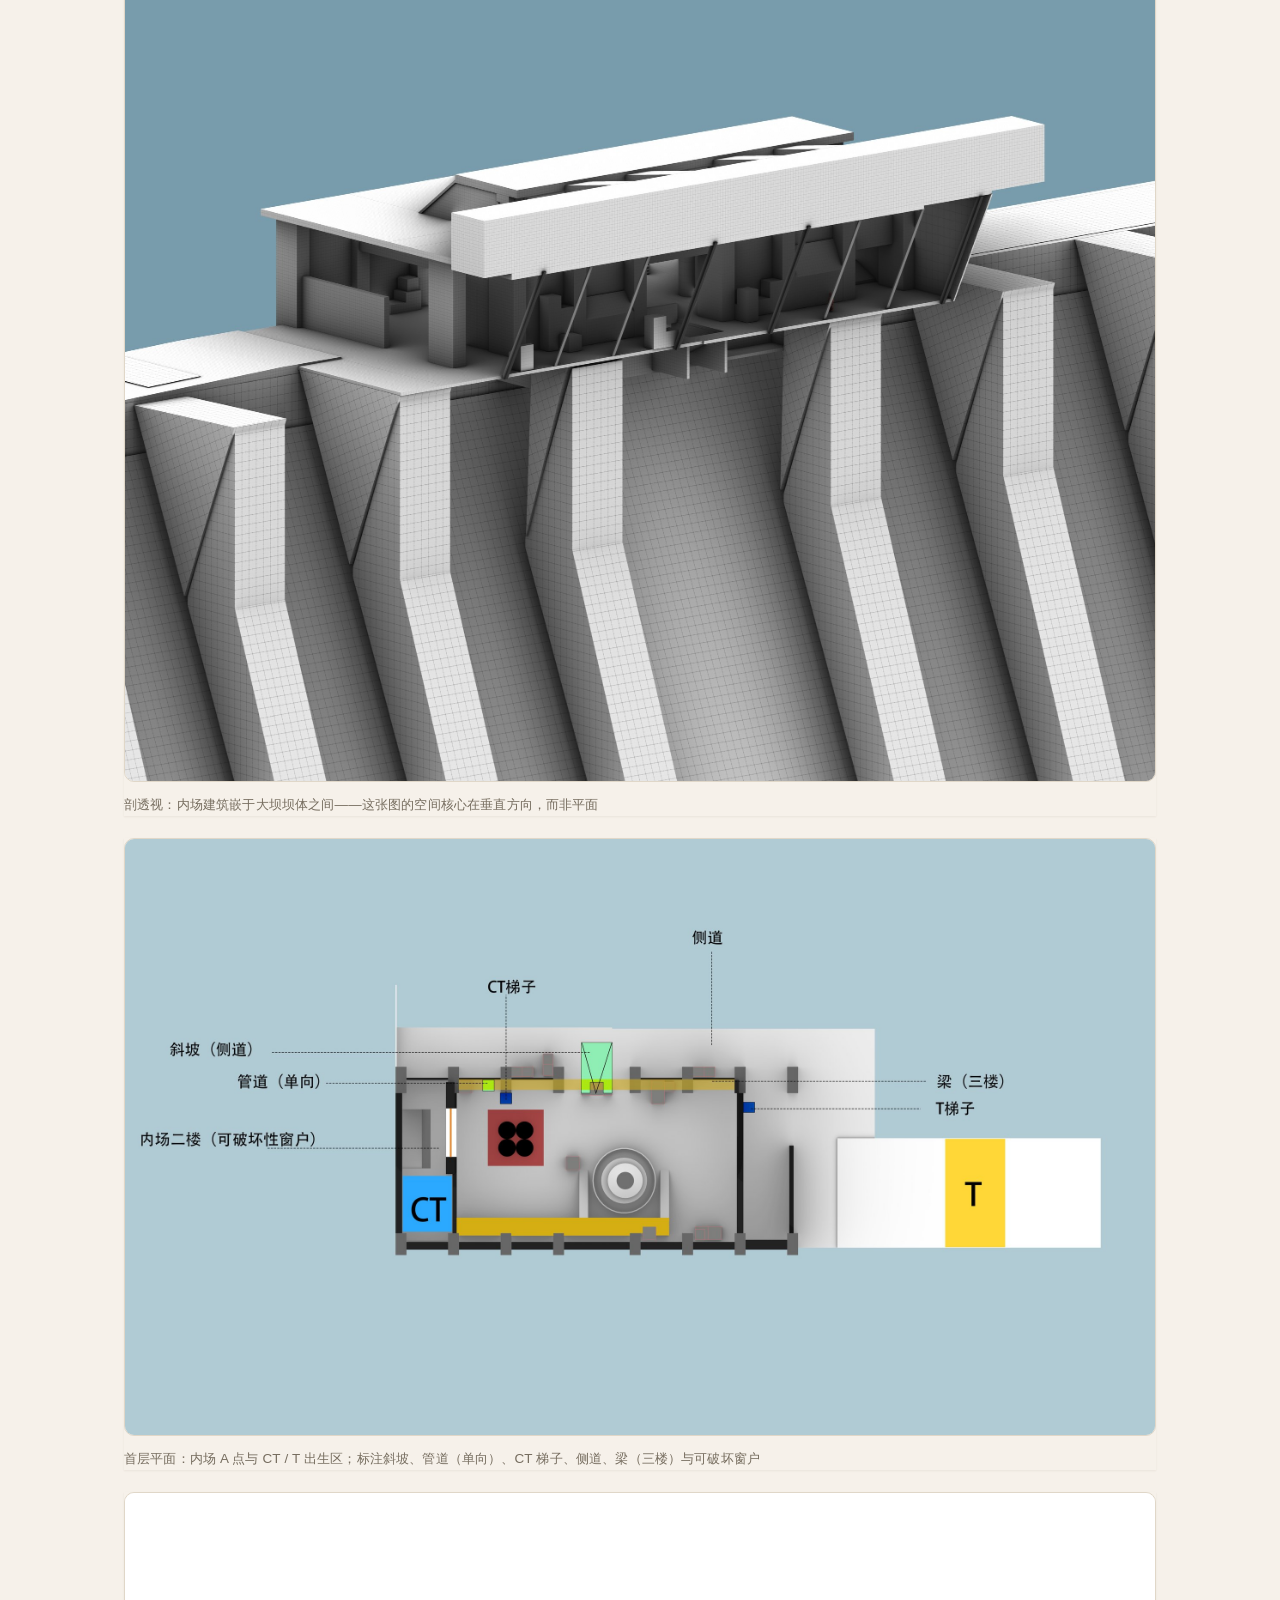
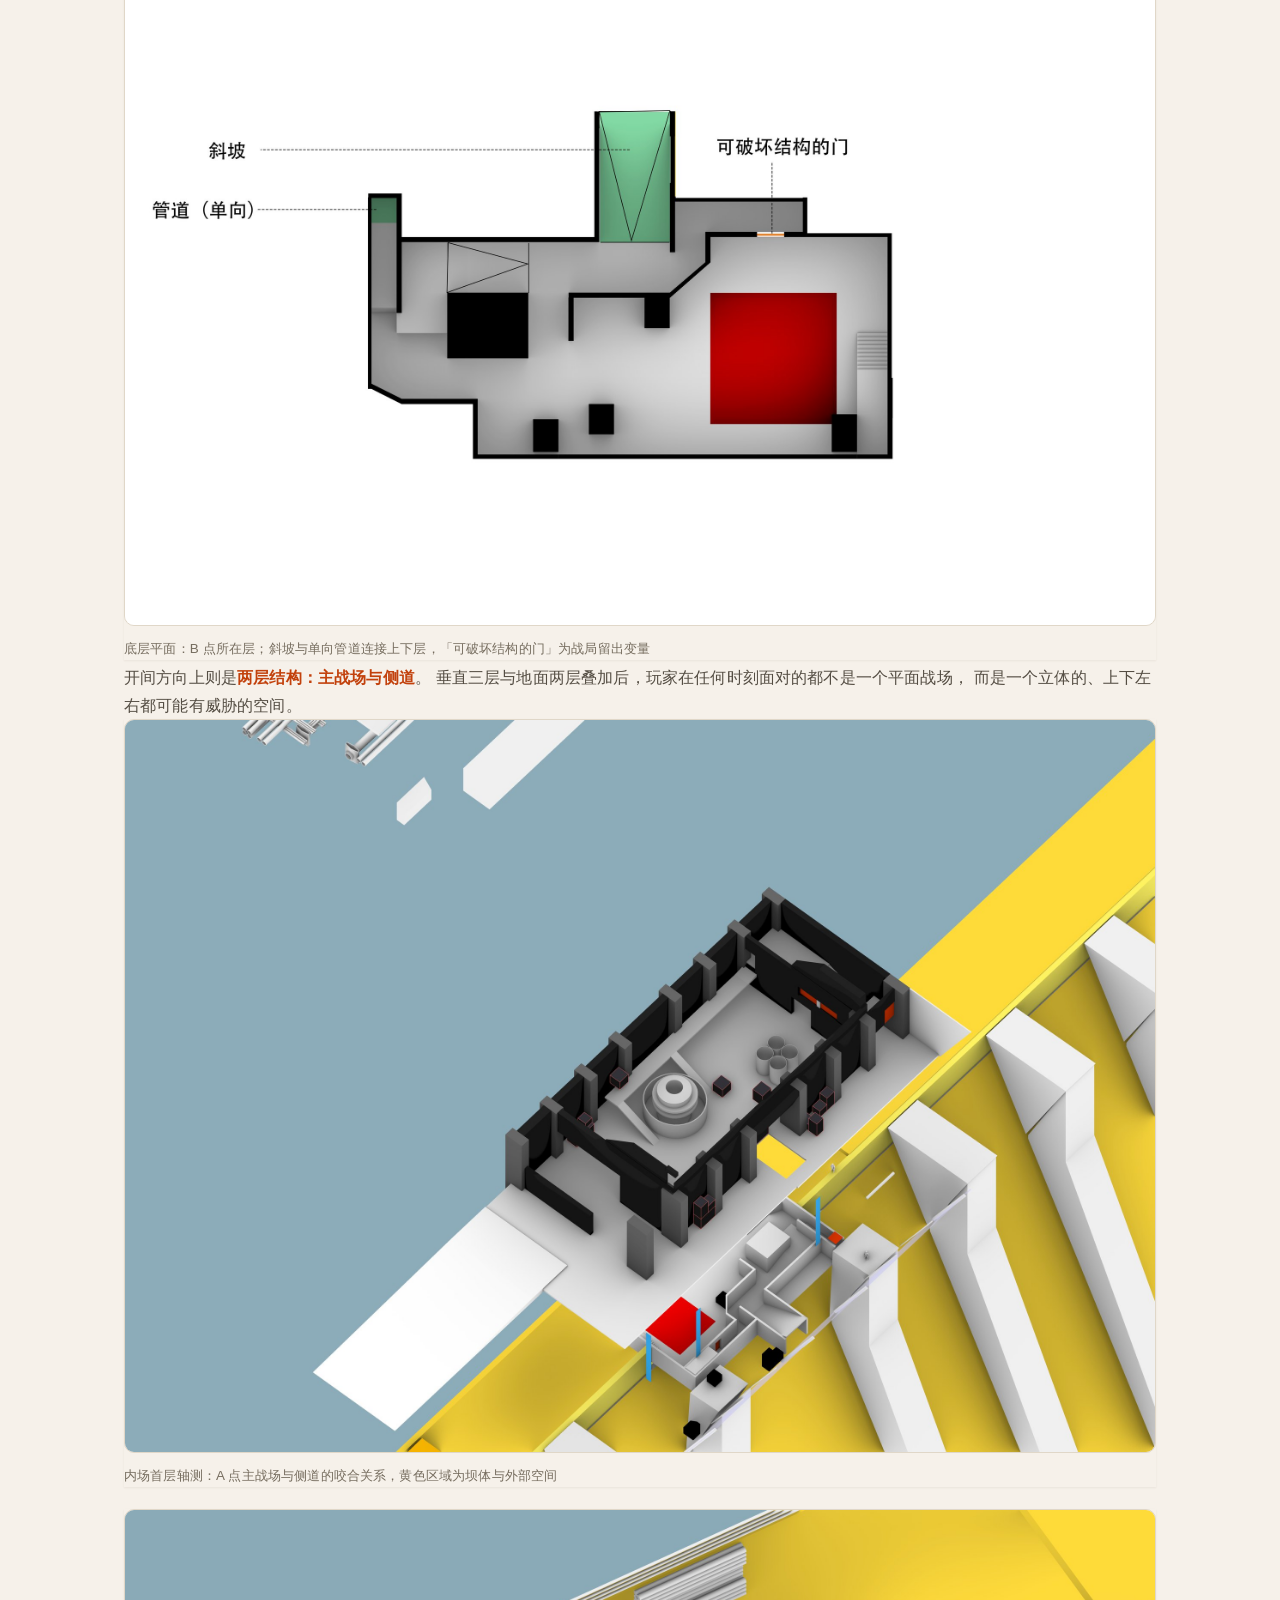
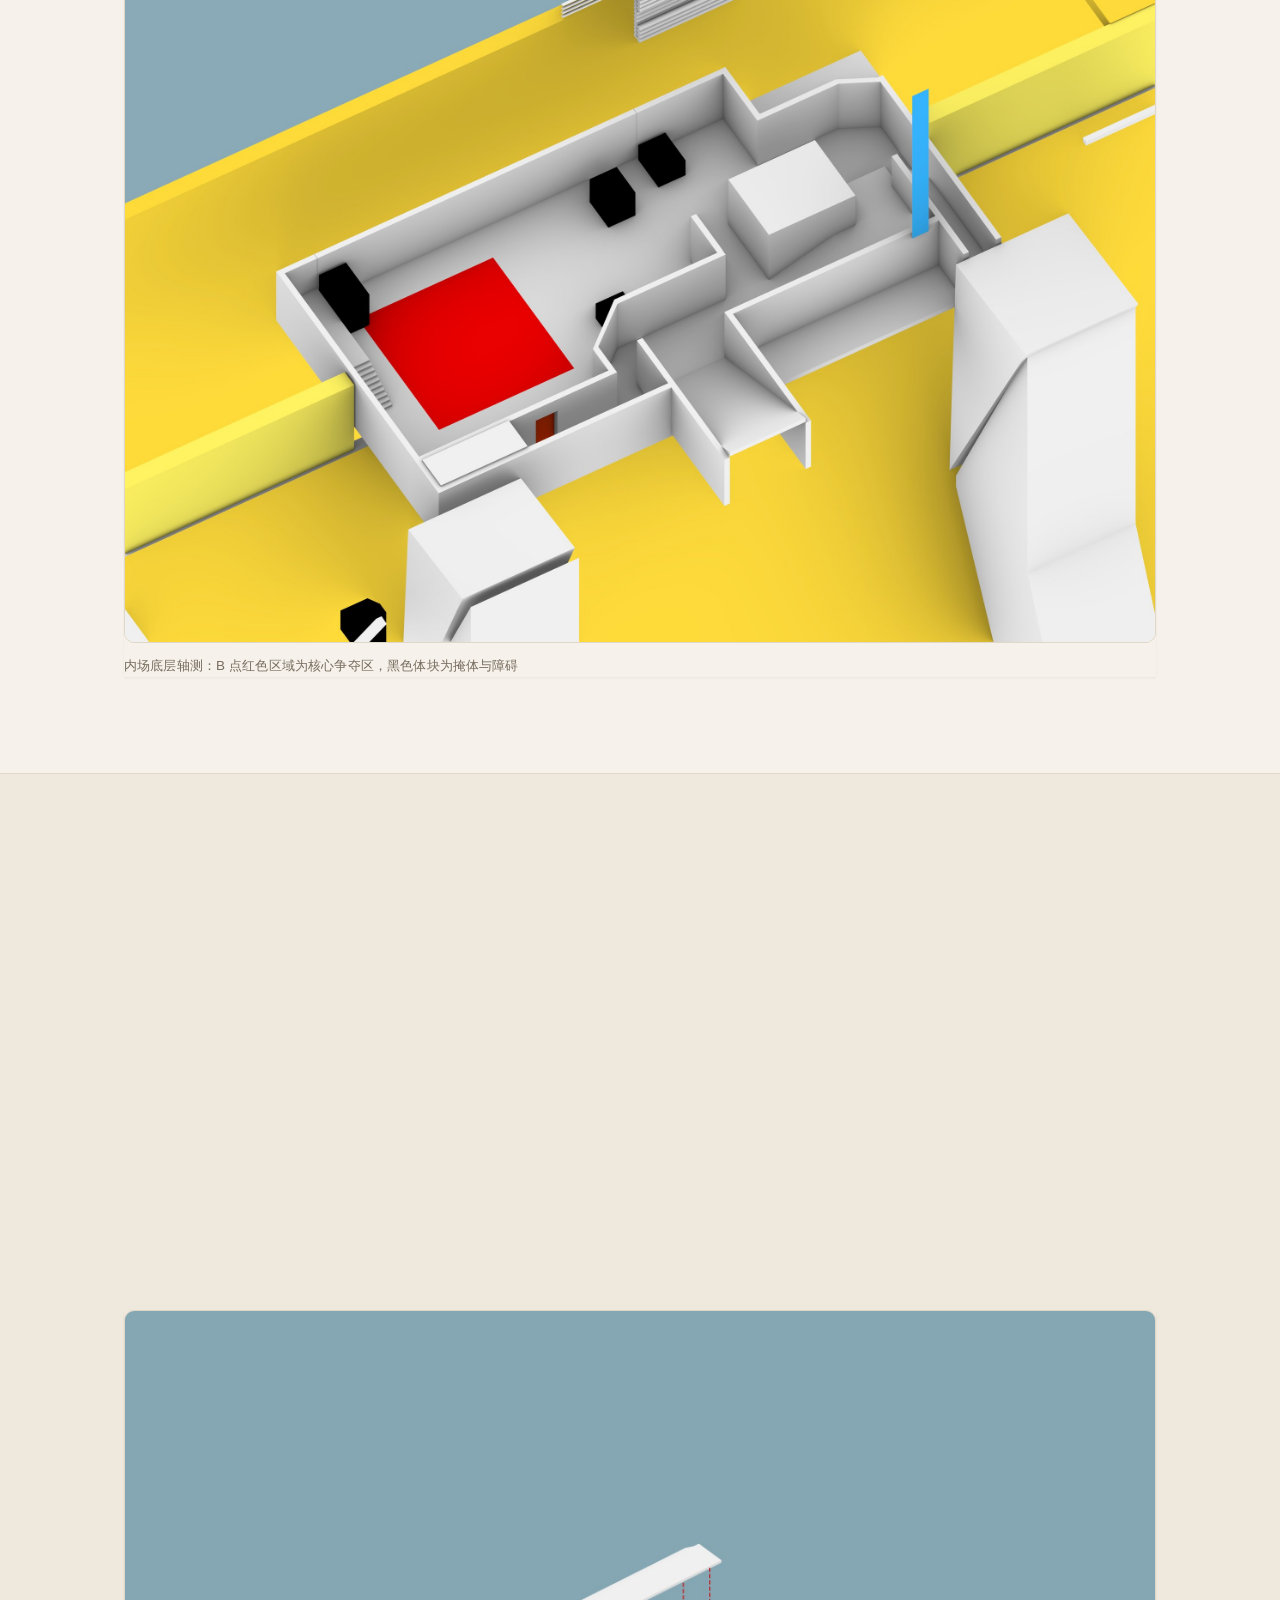
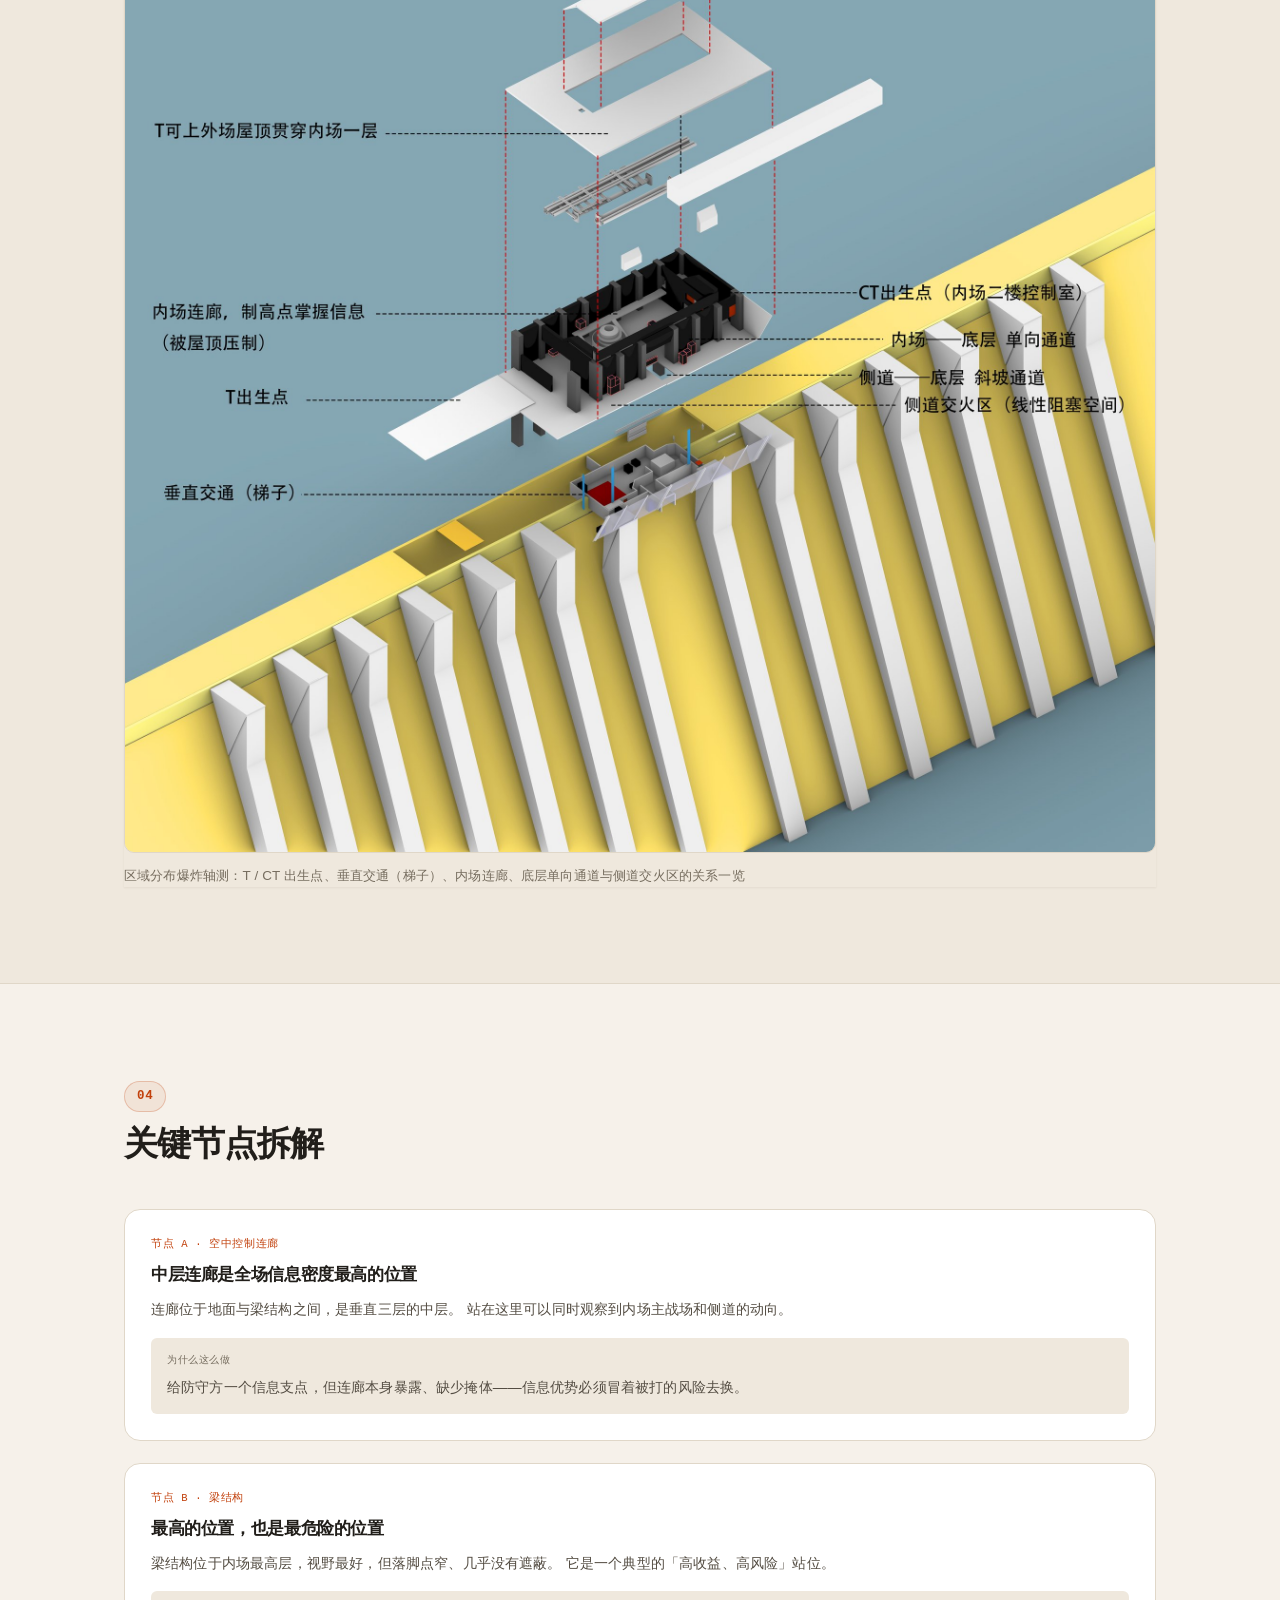
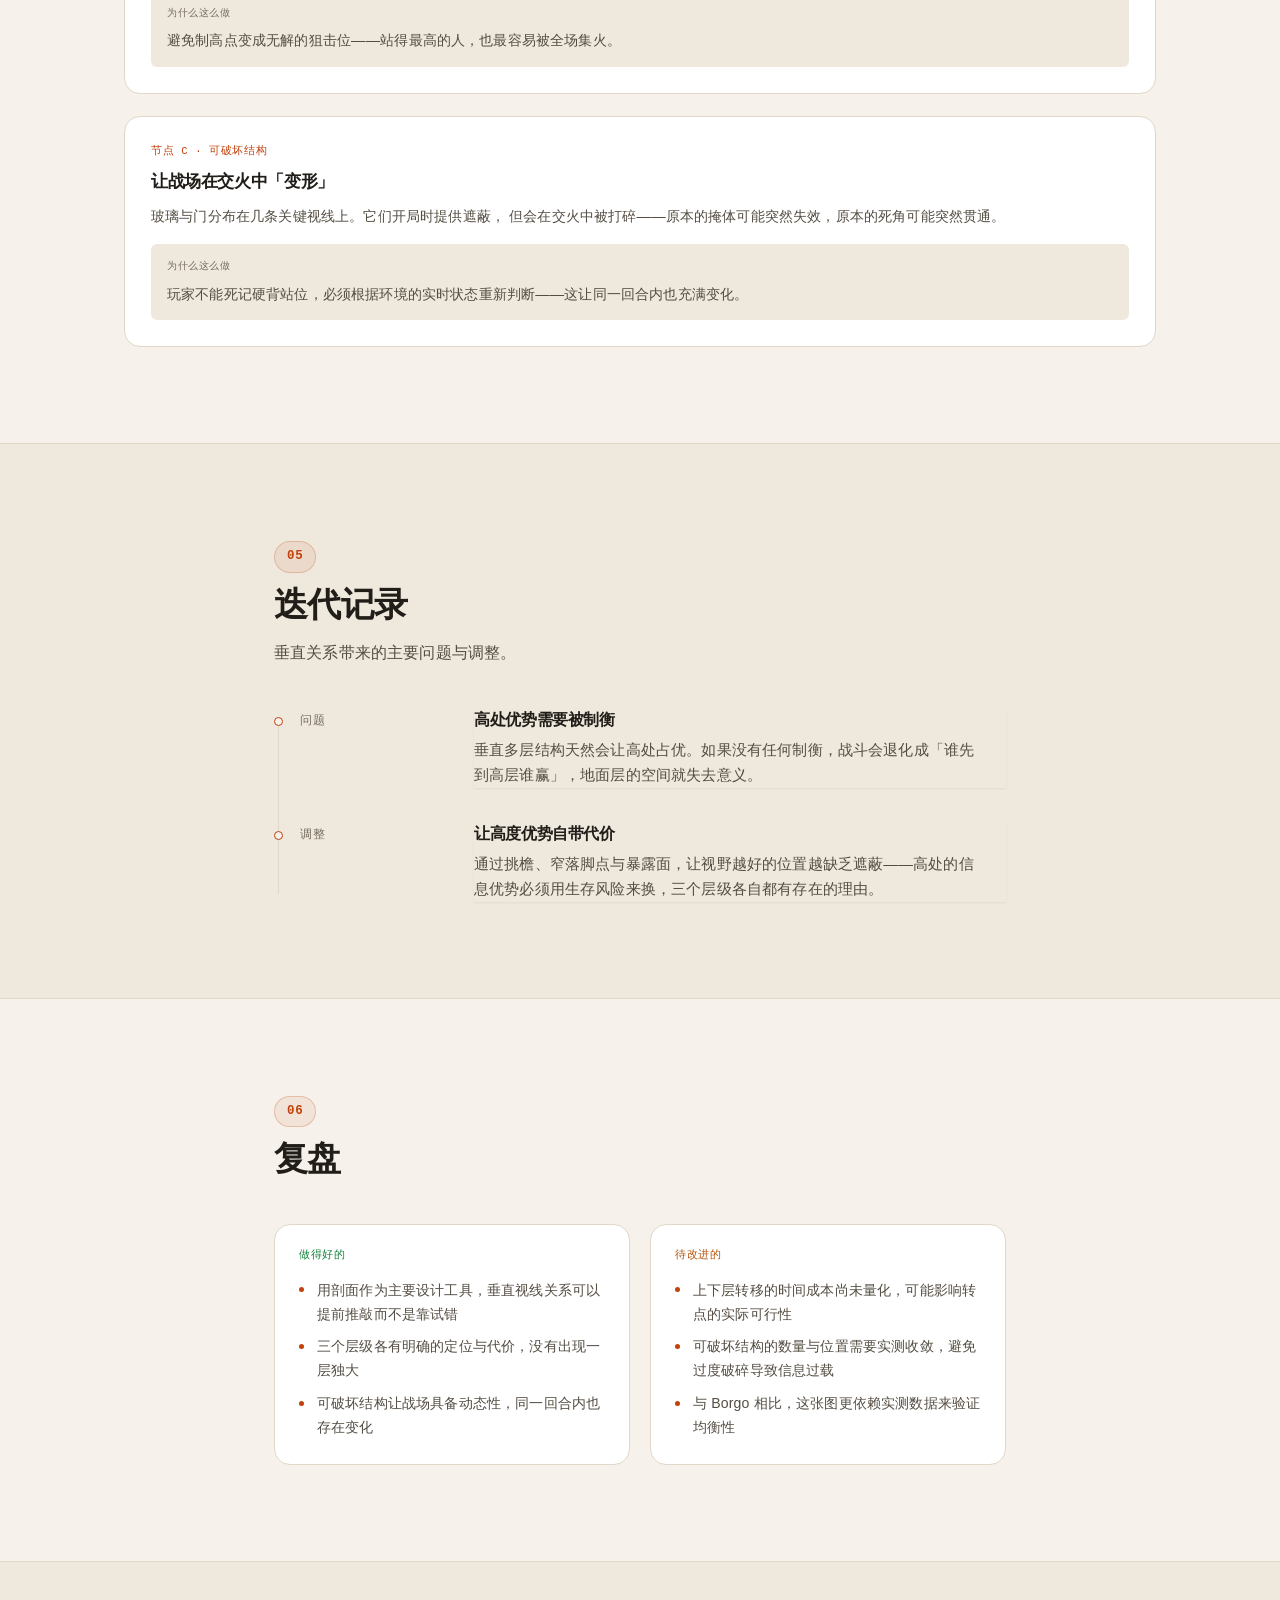
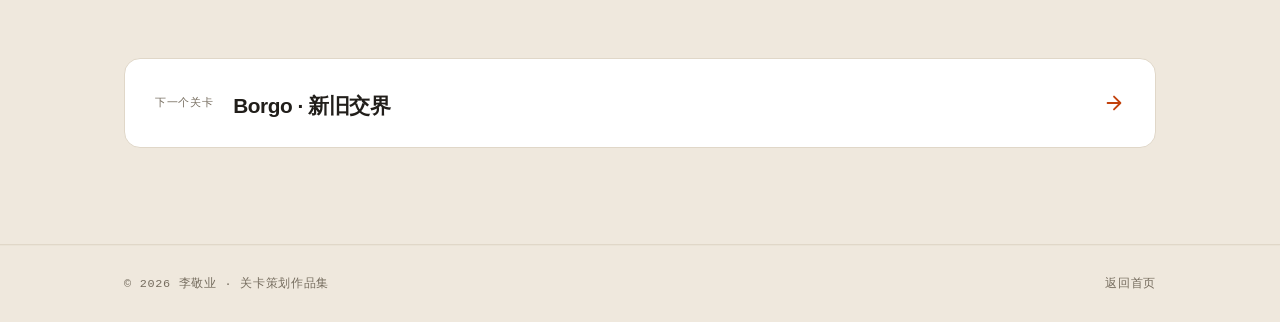
<file: work-blockout-02.html>
<!DOCTYPE html>
<html lang="zh-CN" data-theme="light">
<head>
<meta charset="UTF-8" />
<meta name="viewport" content="width=device-width, initial-scale=1, viewport-fit=cover" />

<title>Dam · 关卡设计拆解 | 李敬业</title>
<meta name="description" content="CS 炸弹拆除模式双包点白盒关卡《Dam》的设计拆解：以垂直空间关系为核心，构建多层次战斗空间。" />

<link rel="icon" href="data:image/svg+xml,%3Csvg xmlns='http://www.w3.org/2000/svg' viewBox='0 0 100 100'%3E%3Crect width='100' height='100' rx='22' fill='%232b5cff'/%3E%3Ctext x='50' y='70' font-size='60' font-family='monospace' font-weight='700' fill='white' text-anchor='middle'%3EL%3C/text%3E%3C/svg%3E" />
<link rel="stylesheet" href="assets/css/style.css" />

<noscript><style>.reveal{opacity:1 !important;transform:none !important}</style></noscript>

<script>
  (function () {
    try {
      var saved = localStorage.getItem('wb-theme');
      document.documentElement.setAttribute('data-theme', saved || 'light');
    } catch (e) {
      document.documentElement.setAttribute('data-theme', 'dark');
    }
  })();
</script>
</head>

<body>
<a class="skip-link" href="#main">跳到主要内容</a>
<div class="progress" id="progress" aria-hidden="true"></div>

<header class="site-header" id="siteHeader">
  <div class="container header-inner">
    <a class="brand" href="index.html" aria-label="返回作品集首页">
      <span class="brand-mark" aria-hidden="true">L</span>
      <span class="brand-text">李敬业</span>
    </a>
    <div class="header-actions">
      <a class="btn btn-ghost btn-sm back-link" href="index.html">
        <svg viewBox="0 0 24 24" fill="none" stroke="currentColor" stroke-width="2" stroke-linecap="round" stroke-linejoin="round" aria-hidden="true"><path d="M19 12H5M11 18l-6-6 6-6" /></svg>
        返回作品集
      </a>
      <button class="icon-btn theme-toggle" id="themeToggle" type="button" aria-label="切换深色模式">
        <svg class="i-sun" viewBox="0 0 24 24" fill="none" stroke="currentColor" stroke-width="1.7" stroke-linecap="round" aria-hidden="true">
          <circle cx="12" cy="12" r="4.2" />
          <path d="M12 2.6v2.2M12 19.2v2.2M2.6 12h2.2M19.2 12h2.2M5.4 5.4l1.6 1.6M17 17l1.6 1.6M18.6 5.4L17 7M7 17l-1.6 1.6" />
        </svg>
        <svg class="i-moon" viewBox="0 0 24 24" fill="none" stroke="currentColor" stroke-width="1.7" stroke-linecap="round" stroke-linejoin="round" aria-hidden="true">
          <path d="M20.5 14.3A8.6 8.6 0 1 1 9.7 3.5a6.9 6.9 0 0 0 10.8 10.8Z" />
        </svg>
      </button>
    </div>
  </div>
</header>

<main id="main">

  <section class="case-hero">
    <div class="container">
      <p class="eyebrow mono reveal"><span class="prompt">$</span> CS 炸弹拆除模式 · 双包点白盒 · 5v5 竞技</p>
      <h1 class="case-title reveal">Dam</h1>
      <p class="case-lede reveal">
        以垂直空间关系为核心的双包点关卡。用高低差与垂直交通构建多层次战斗空间，
        让玩家在不同高度之间的每一次穿梭，都改变他的视线与位置优势。
      </p>

      <dl class="case-meta reveal">
        <div><dt>项目类型</dt><dd>CS 炸弹拆除模式 · 双包点</dd></div>
        <div><dt>定位</dt><dd>竞技向 5v5 对战关卡</dd></div>
        <div><dt>引擎</dt><dd>Unity · 白盒</dd></div>
        <div><dt>完成时间</dt><dd>2026 年 9 月</dd></div>
        <div><dt>我的角色</dt><dd>关卡设计 · 白盒搭建</dd></div>
        <div><dt>关键词</dt><dd>垂直性 · 空间衔接 · 环境破坏</dd></div>
      </dl>
    </div>
  </section>

  <!-- ================= 01 设计概念 ================= -->
  <section class="section section-alt">
    <div class="container container-narrow">
      <header class="section-head reveal">
        <span class="section-index mono">01</span>
        <h2>设计概念</h2>
      </header>

      <div class="prose reveal">
        <p>
          与 Borgo 用「新旧空间的水平对比」驱动玩法不同，Dam 把核心变量换成了<strong>高度</strong>。
          整张地图围绕一座大坝展开，A、B 两个包点分别位于<strong>不同层级</strong>，
          通过管道、斜坡等垂直交通连接上下空间。
        </p>
        <p>
          高度在 FPS 里从来不只是「站得高」——它直接改写<strong>视线关系和位置优势</strong>。
          同时我加入了玻璃、门等<strong>可破坏性结构</strong>，
          让环境本身会在交火中发生变化，进一步动态地影响玩家的视线与路线选择。
        </p>
      </div>

      <div class="callout reveal">
        <div class="callout-item">
          <span class="mono">核心变量</span>
          <p>高低差与垂直交通。玩家在不同高度之间穿梭与转点，是这张图区别于平面双包点地图的根本。</p>
        </div>
        <div class="callout-item">
          <span class="mono">动态要素</span>
          <p>可破坏结构（玻璃、门）。环境不是静态背景，而是会被交火改变、反过来影响战局的变量。</p>
        </div>
      </div>
    </div>
  </section>

  <!-- ================= 02 空间结构 ================= -->
  <section class="section">
    <div class="container">
      <header class="section-head reveal">
        <span class="section-index mono">02</span>
        <h2>空间结构</h2>
        <p class="section-desc">这张图的剖面比平面更重要——三层结构在垂直方向上互相咬合。</p>
      </header>

      <figure class="figure-block reveal">
        <img src="assets/img/dam-section.jpg" alt="Dam 剖透视：内场嵌于坝体之间" />
        <figcaption>
          剖透视：内场建筑嵌于大坝坝体之间——这张图的空间核心在垂直方向，而非平面
        </figcaption>
      </figure>

      <figure class="figure-block reveal" style="margin-top: 22px;">
        <img src="assets/img/dam-layout.jpg" alt="Dam 首层平面标注" />
        <figcaption>
          首层平面：内场 A 点与 CT / T 出生区；标注斜坡、管道（单向）、CT 梯子、侧道、梁（三楼）与可破坏窗户
        </figcaption>
      </figure>

      <figure class="figure-block reveal" style="margin-top: 22px;">
        <img src="assets/img/dam-b1.jpg" alt="Dam 底层平面标注" />
        <figcaption>
          底层平面：B 点所在层；斜坡与单向管道连接上下层，「可破坏结构的门」为战局留出变量
        </figcaption>
      </figure>

      <div class="prose reveal">
        <p>
          开间方向上则是<strong>两层结构：主战场与侧道</strong>。
          垂直三层与地面两层叠加后，玩家在任何时刻面对的都不是一个平面战场，
          而是一个立体的、上下左右都可能有威胁的空间。
        </p>
      </div>

      <figure class="figure-block reveal">
        <img src="assets/img/dam-axo-1f.jpg" alt="Dam 内场首层轴测" />
        <figcaption>
          内场首层轴测：A 点主战场与侧道的咬合关系，黄色区域为坝体与外部空间
        </figcaption>
      </figure>

      <figure class="figure-block reveal" style="margin-top: 22px;">
        <img src="assets/img/dam-axo-b1.jpg" alt="Dam 内场底层轴测" />
        <figcaption>
          内场底层轴测：B 点红色区域为核心争夺区，黑色体块为掩体与障碍
        </figcaption>
      </figure>
    </div>
  </section>

  <!-- ================= 03 三大机制 ================= -->
  <section class="section section-alt">
    <div class="container">
      <header class="section-head reveal">
        <span class="section-index mono">03</span>
        <h2>三个机制如何塑造玩法</h2>
      </header>

      <ul class="mapping">
        <li class="map-row reveal">
          <div class="map-from">
            <span class="mono">机制</span>
            <p>高度差</p>
          </div>
          <span class="map-arrow" aria-hidden="true">
            <svg viewBox="0 0 24 24" fill="none" stroke="currentColor" stroke-width="1.8" stroke-linecap="round" stroke-linejoin="round"><path d="M4 12h15M13 6l6 6-6 6" /></svg>
          </span>
          <div class="map-to">
            <span class="mono">玩法效果</span>
            <p>改变视线与位置优势，让站位本身成为决策</p>
          </div>
        </li>
        <li class="map-row reveal">
          <div class="map-from">
            <span class="mono">机制</span>
            <p>垂直交通</p>
          </div>
          <span class="map-arrow" aria-hidden="true">
            <svg viewBox="0 0 24 24" fill="none" stroke="currentColor" stroke-width="1.8" stroke-linecap="round" stroke-linejoin="round"><path d="M4 12h15M13 6l6 6-6 6" /></svg>
          </span>
          <div class="map-to">
            <span class="mono">玩法效果</span>
            <p>增加路线选择与转点方式，换层成为一种战术</p>
          </div>
        </li>
        <li class="map-row reveal">
          <div class="map-from">
            <span class="mono">机制</span>
            <p>环境破坏</p>
          </div>
          <span class="map-arrow" aria-hidden="true">
            <svg viewBox="0 0 24 24" fill="none" stroke="currentColor" stroke-width="1.8" stroke-linecap="round" stroke-linejoin="round"><path d="M4 12h15M13 6l6 6-6 6" /></svg>
          </span>
          <div class="map-to">
            <span class="mono">玩法效果</span>
            <p>动态改变视线与通行，战场随交火实时变化</p>
          </div>
        </li>
      </ul>

      <figure class="figure-block reveal" style="margin-top: 28px;">
        <img src="assets/img/dam-structure.jpg" alt="Dam 区域分布爆炸轴测" />
        <figcaption>
          区域分布爆炸轴测：T / CT 出生点、垂直交通（梯子）、内场连廊、底层单向通道与侧道交火区的关系一览
        </figcaption>
      </figure>
    </div>
  </section>

  <!-- ================= 04 关键节点 ================= -->
  <section class="section">
    <div class="container">
      <header class="section-head reveal">
        <span class="section-index mono">04</span>
        <h2>关键节点拆解</h2>
      </header>

      <div class="nodes">

        <article class="node-card reveal">
          <div class="node-body">
            <span class="node-index mono">节点 A · 空中控制连廊</span>
            <h3>中层连廊是全场信息密度最高的位置</h3>
            <p>
              连廊位于地面与梁结构之间，是垂直三层的中层。
              站在这里可以同时观察到内场主战场和侧道的动向。
            </p>
            <p class="node-why">
              <span class="mono">为什么这么做</span>
              给防守方一个信息支点，但连廊本身暴露、缺少掩体——信息优势必须冒着被打的风险去换。
            </p>
          </div>
        </article>

        <article class="node-card reveal">
          <div class="node-body">
            <span class="node-index mono">节点 B · 梁结构</span>
            <h3>最高的位置，也是最危险的位置</h3>
            <p>
              梁结构位于内场最高层，视野最好，但落脚点窄、几乎没有遮蔽。
              它是一个典型的「高收益、高风险」站位。
            </p>
            <p class="node-why">
              <span class="mono">为什么这么做</span>
              避免制高点变成无解的狙击位——站得最高的人，也最容易被全场集火。
            </p>
          </div>
        </article>

        <article class="node-card reveal">
          <div class="node-body">
            <span class="node-index mono">节点 C · 可破坏结构</span>
            <h3>让战场在交火中「变形」</h3>
            <p>
              玻璃与门分布在几条关键视线上。它们开局时提供遮蔽，
              但会在交火中被打碎——原本的掩体可能突然失效，原本的死角可能突然贯通。
            </p>
            <p class="node-why">
              <span class="mono">为什么这么做</span>
              玩家不能死记硬背站位，必须根据环境的实时状态重新判断——这让同一回合内也充满变化。
            </p>
          </div>
        </article>

      </div>
    </div>
  </section>

  <!-- ================= 05 迭代记录 ================= -->
  <section class="section section-alt">
    <div class="container container-narrow">
      <header class="section-head reveal">
        <span class="section-index mono">05</span>
        <h2>迭代记录</h2>
        <p class="section-desc">垂直关系带来的主要问题与调整。</p>
      </header>

      <ol class="timeline">
        <li class="tl-item reveal">
          <span class="tl-dot" aria-hidden="true"></span>
          <div class="tl-meta mono">问题</div>
          <div class="tl-body">
            <h3>高处优势需要被制衡</h3>
            <p>垂直多层结构天然会让高处占优。如果没有任何制衡，战斗会退化成「谁先到高层谁赢」，地面层的空间就失去意义。</p>
          </div>
        </li>
        <li class="tl-item reveal">
          <span class="tl-dot" aria-hidden="true"></span>
          <div class="tl-meta mono">调整</div>
          <div class="tl-body">
            <h3>让高度优势自带代价</h3>
            <p>通过挑檐、窄落脚点与暴露面，让视野越好的位置越缺乏遮蔽——高处的信息优势必须用生存风险来换，三个层级各自都有存在的理由。</p>
          </div>
        </li>
      </ol>
    </div>
  </section>

  <!-- ================= 06 复盘 ================= -->
  <section class="section">
    <div class="container container-narrow">
      <header class="section-head reveal">
        <span class="section-index mono">06</span>
        <h2>复盘</h2>
      </header>

      <div class="review reveal">
        <div class="review-col">
          <h3 class="mono ok">做得好的</h3>
          <ul class="highlights">
            <li>用剖面作为主要设计工具，垂直视线关系可以提前推敲而不是靠试错</li>
            <li>三个层级各有明确的定位与代价，没有出现一层独大</li>
            <li>可破坏结构让战场具备动态性，同一回合内也存在变化</li>
          </ul>
        </div>
        <div class="review-col">
          <h3 class="mono warn">待改进的</h3>
          <ul class="highlights">
            <li>上下层转移的时间成本尚未量化，可能影响转点的实际可行性</li>
            <li>可破坏结构的数量与位置需要实测收敛，避免过度破碎导致信息过载</li>
            <li>与 Borgo 相比，这张图更依赖实测数据来验证均衡性</li>
          </ul>
        </div>
      </div>
    </div>
  </section>

  <!-- ================= 下一个关卡 ================= -->
  <section class="section section-alt">
    <div class="container">
      <a class="next-work reveal" href="work-blockout-01.html">
        <span class="mono">下一个关卡</span>
        <h2>Borgo · 新旧交界</h2>
        <span class="next-arrow" aria-hidden="true">
          <svg viewBox="0 0 24 24" fill="none" stroke="currentColor" stroke-width="2" stroke-linecap="round" stroke-linejoin="round"><path d="M5 12h13M12 5l7 7-7 7" /></svg>
        </span>
      </a>
    </div>
  </section>

</main>

<footer class="site-footer">
  <div class="container footer-inner">
    <p class="mono">© <span id="year">2026</span> 李敬业 · 关卡策划作品集</p>
    <p class="mono"><a href="index.html">返回首页</a></p>
  </div>
</footer>

<script src="assets/js/main.js"></script>
</body>
</html>
</file>
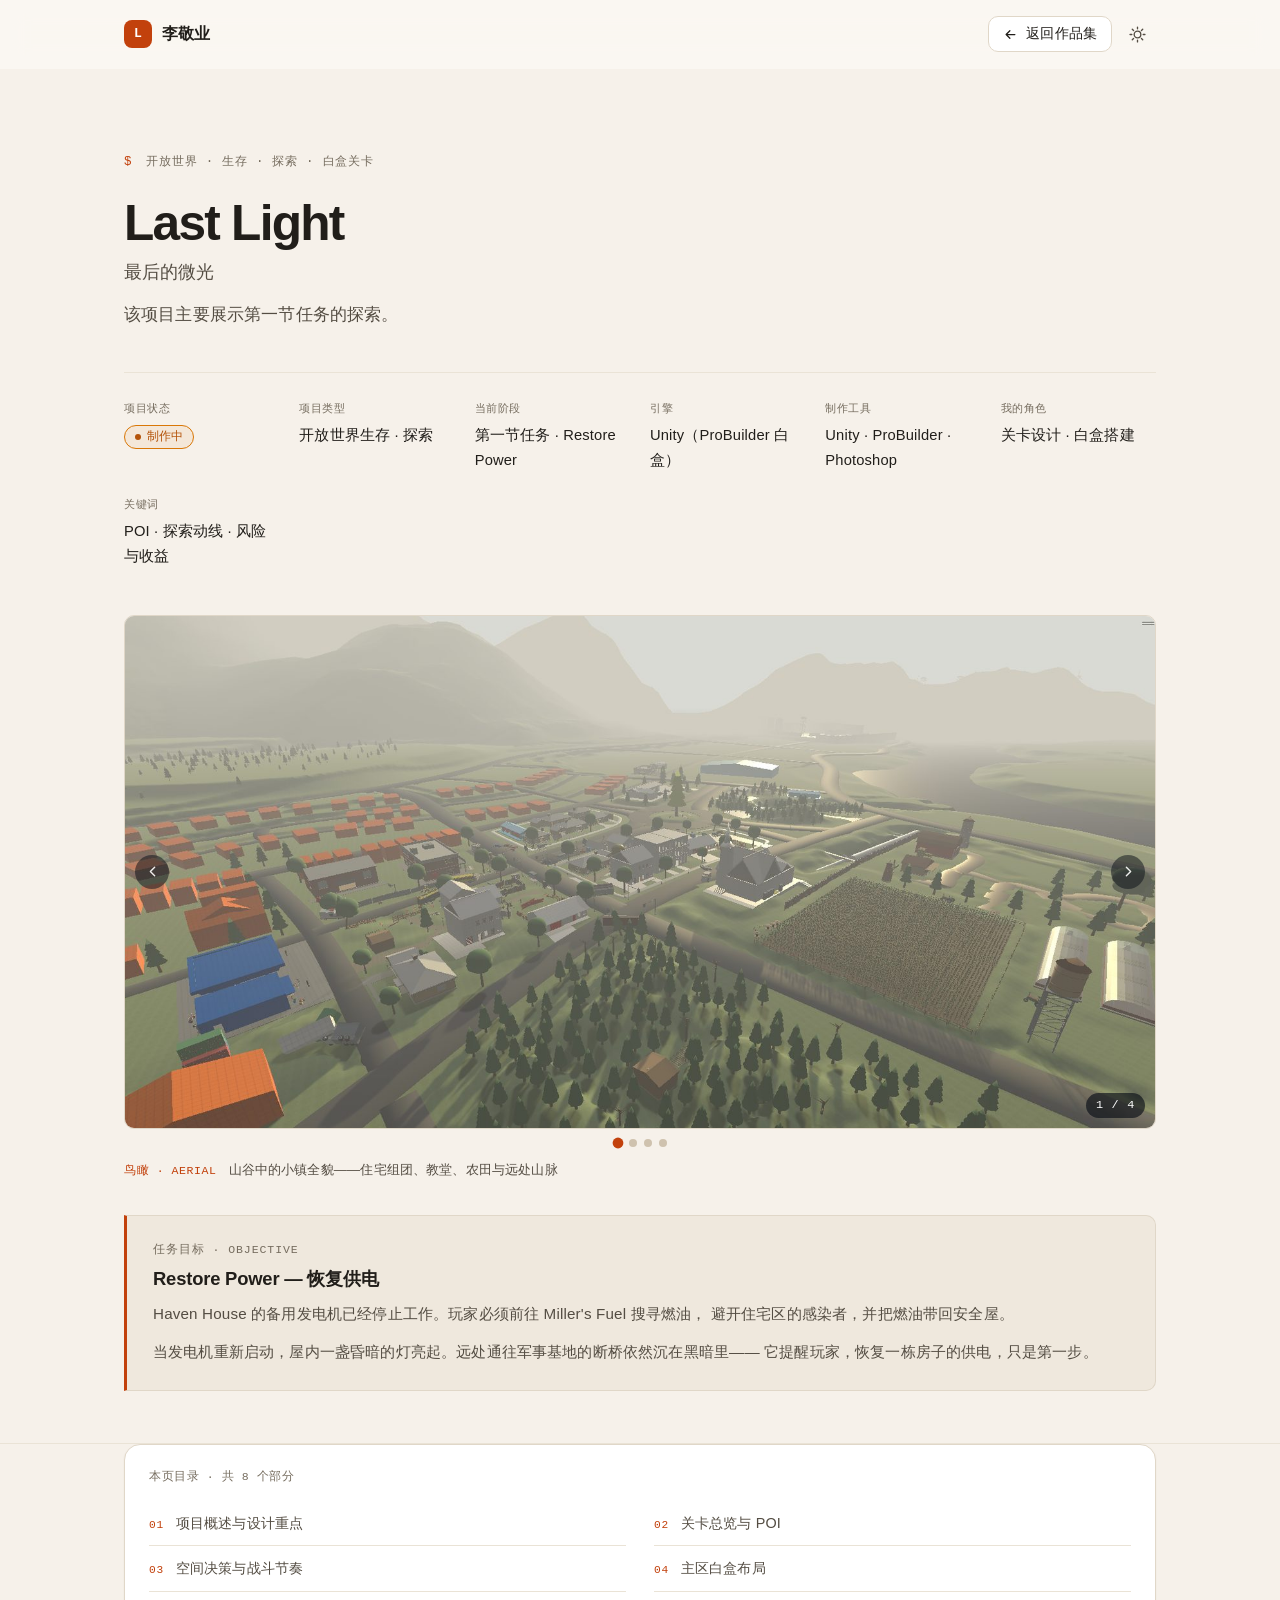
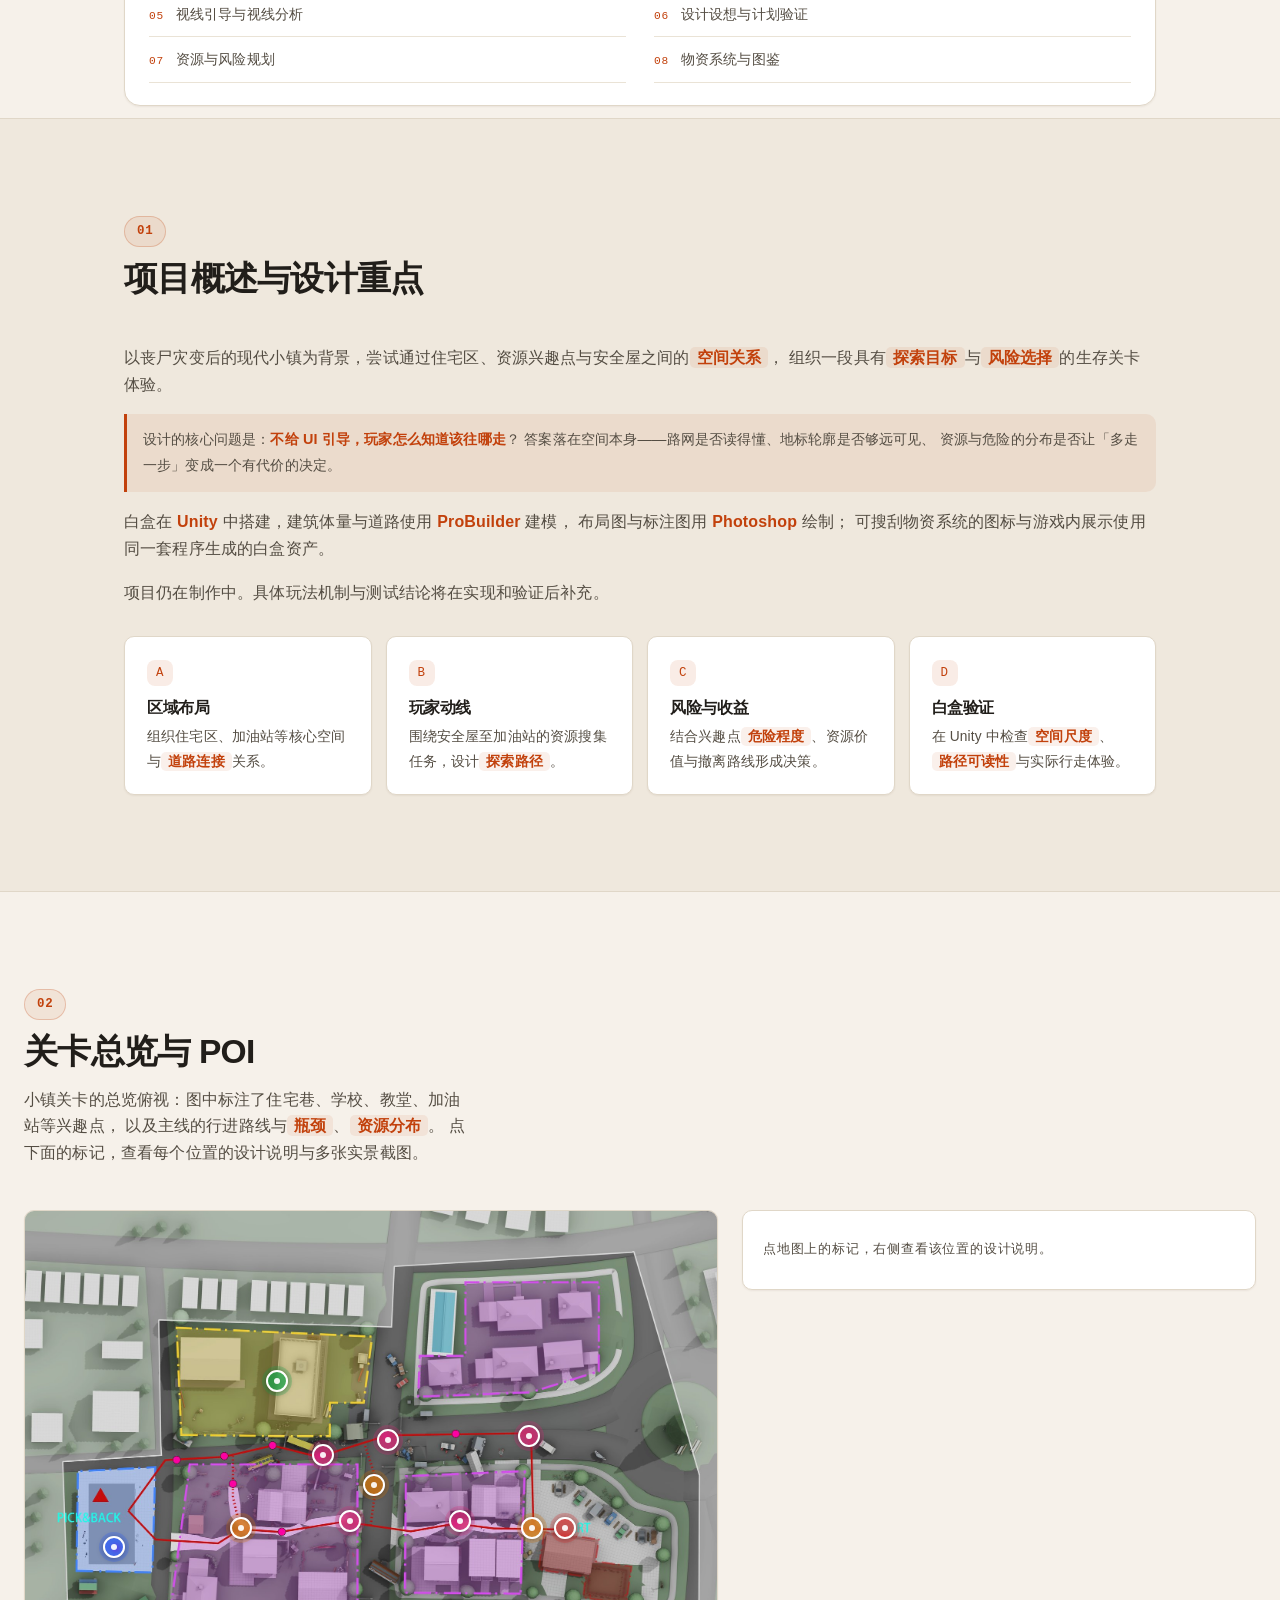
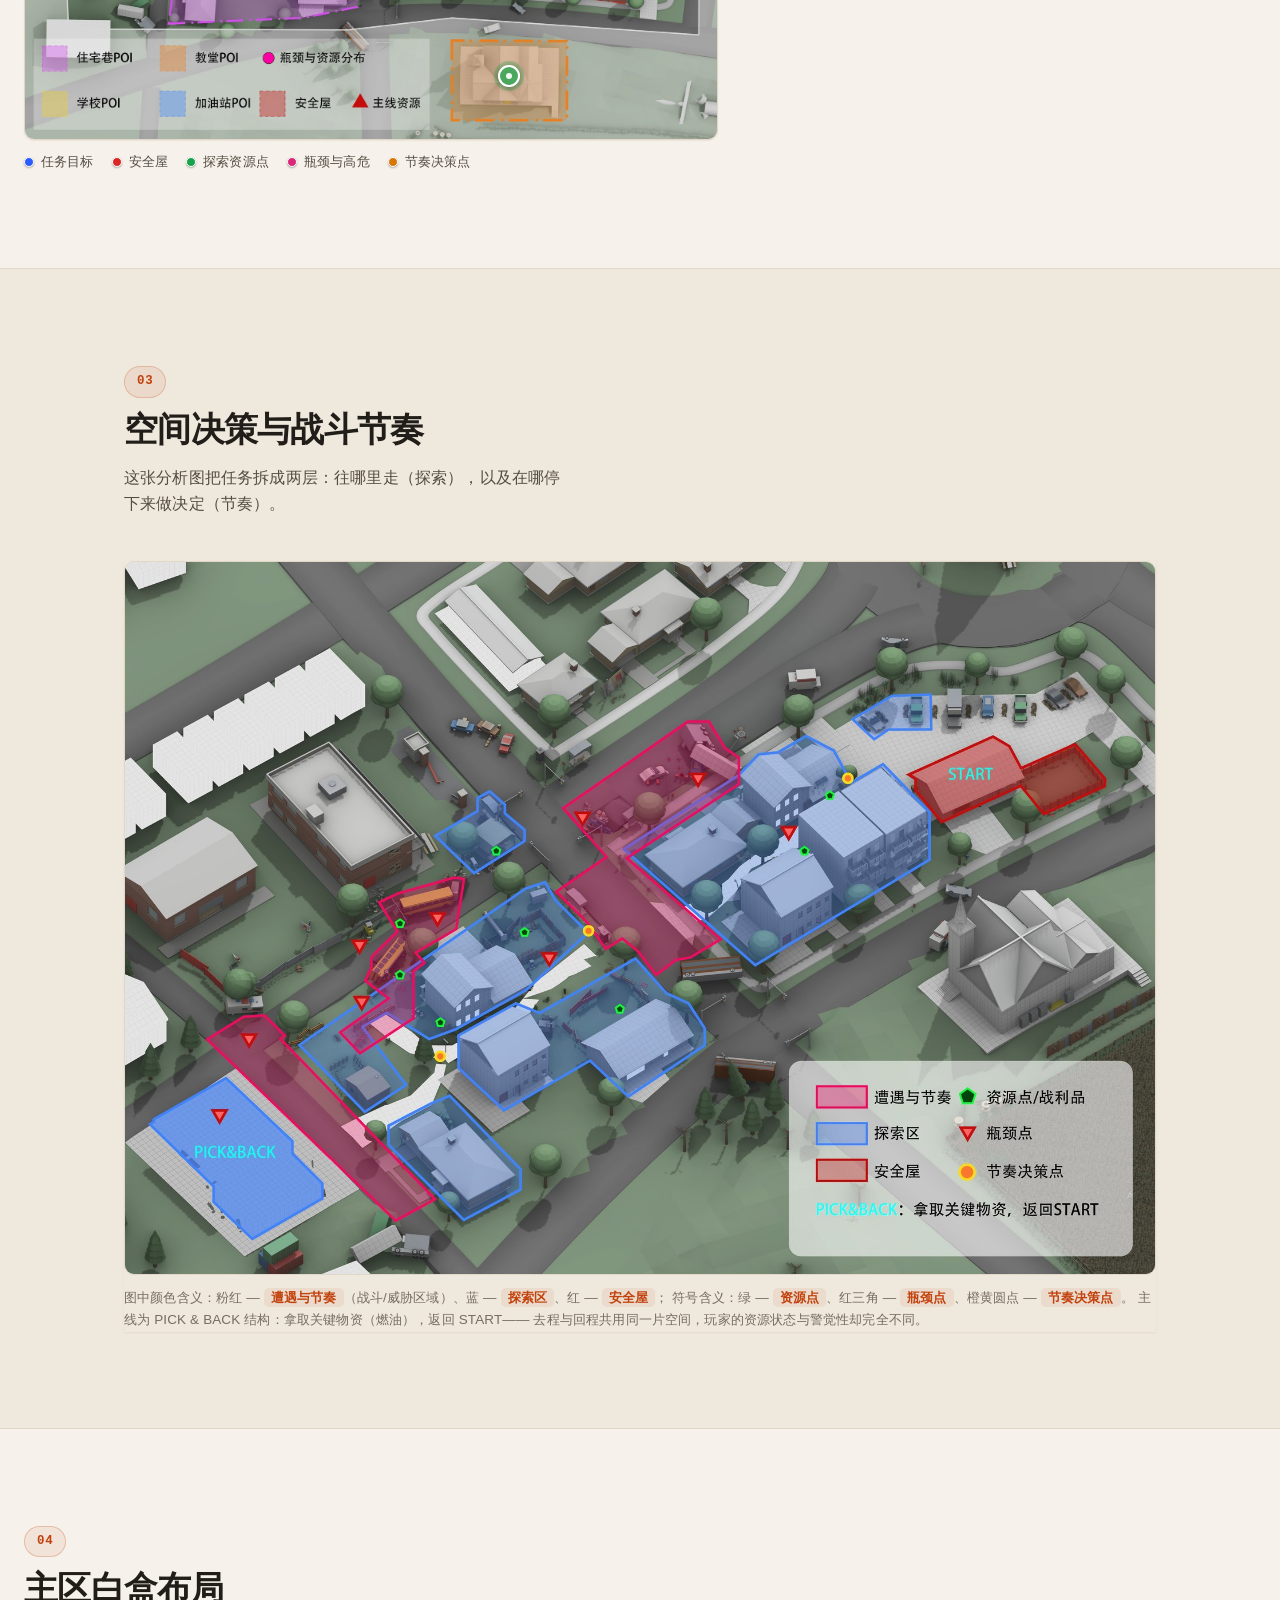
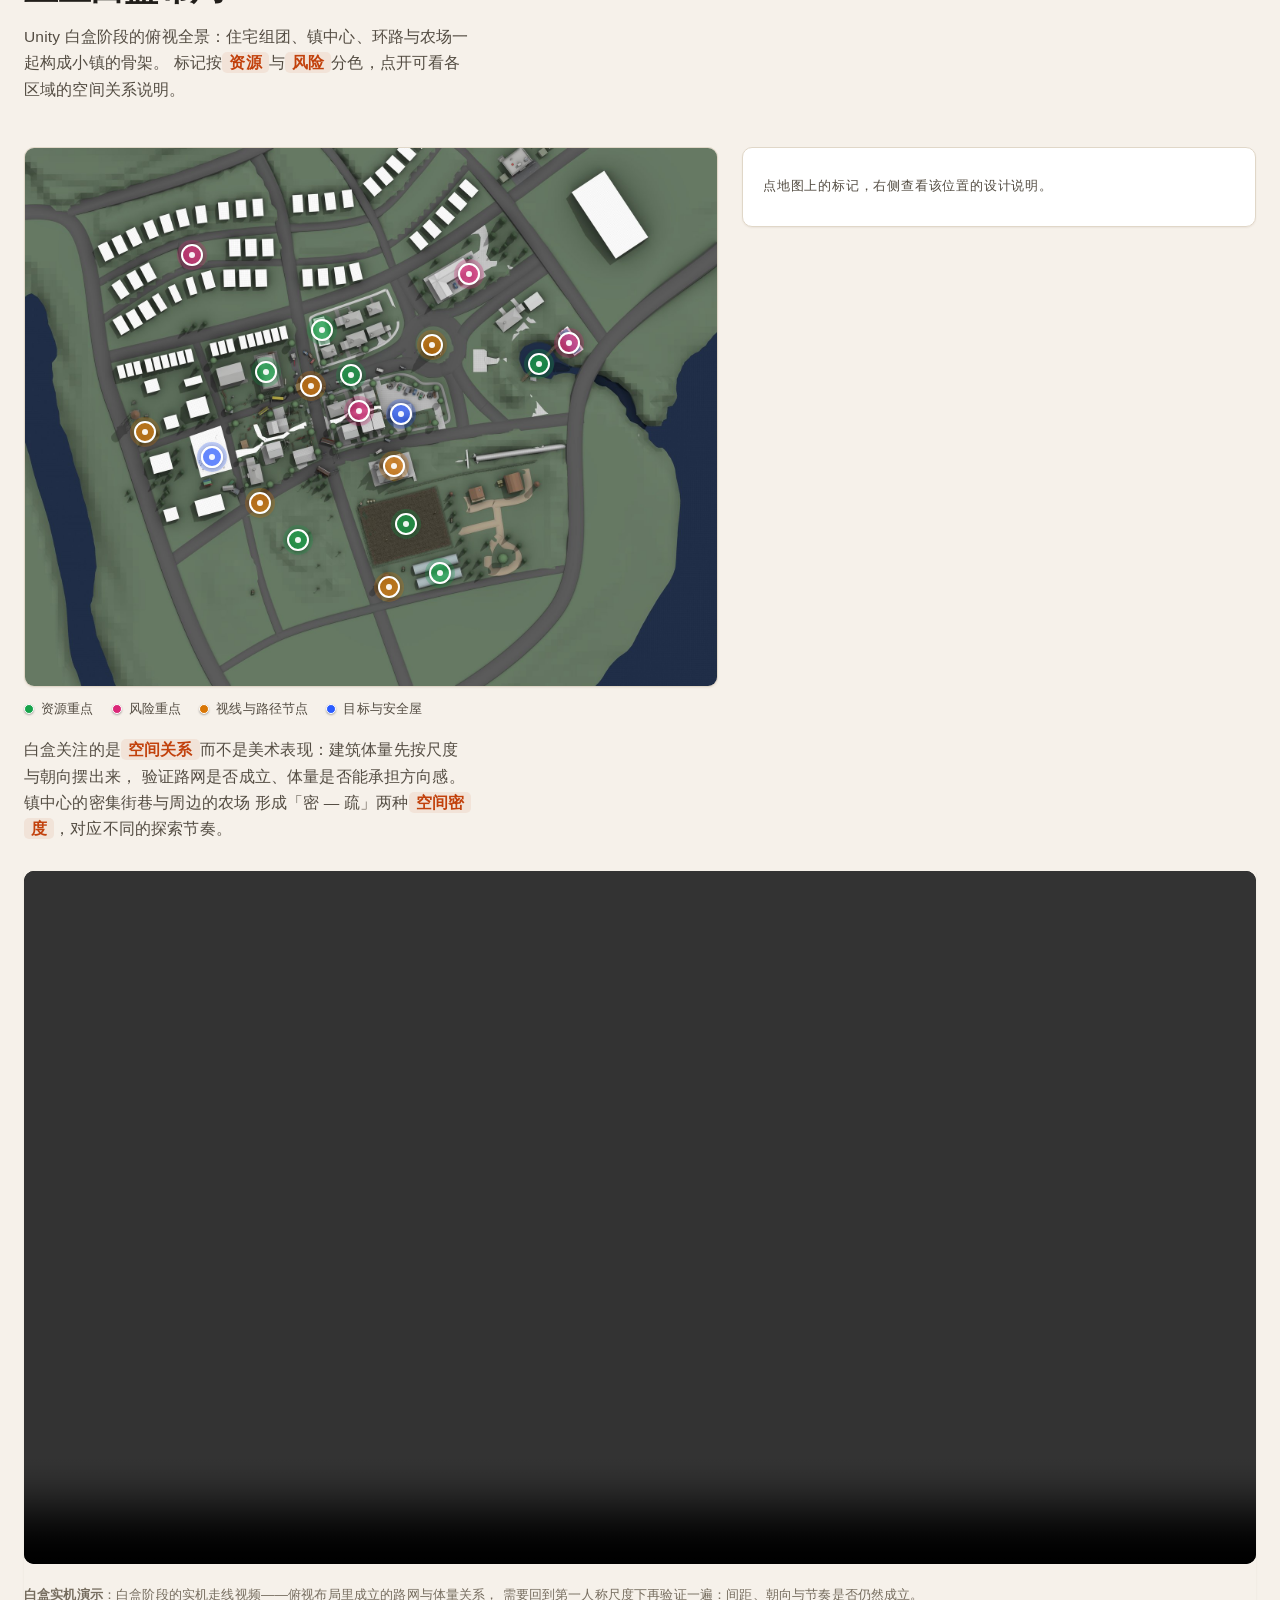
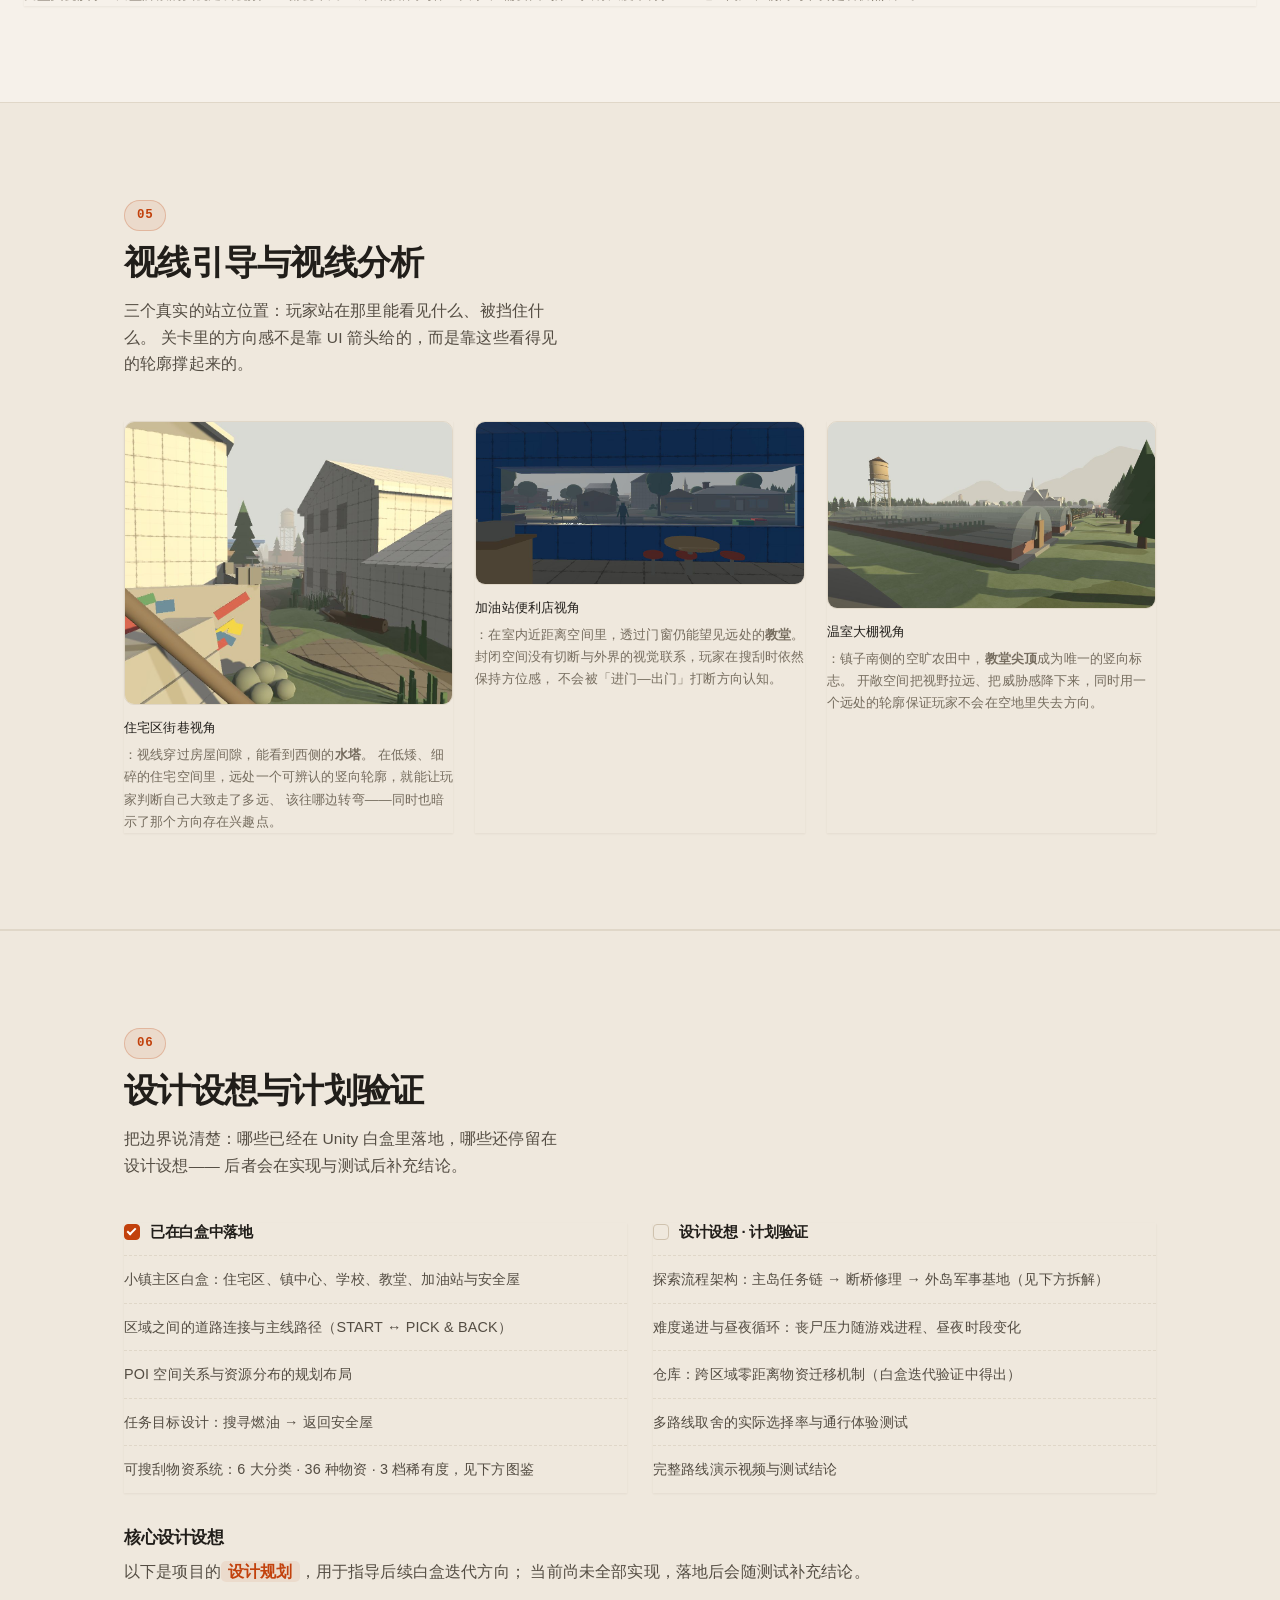
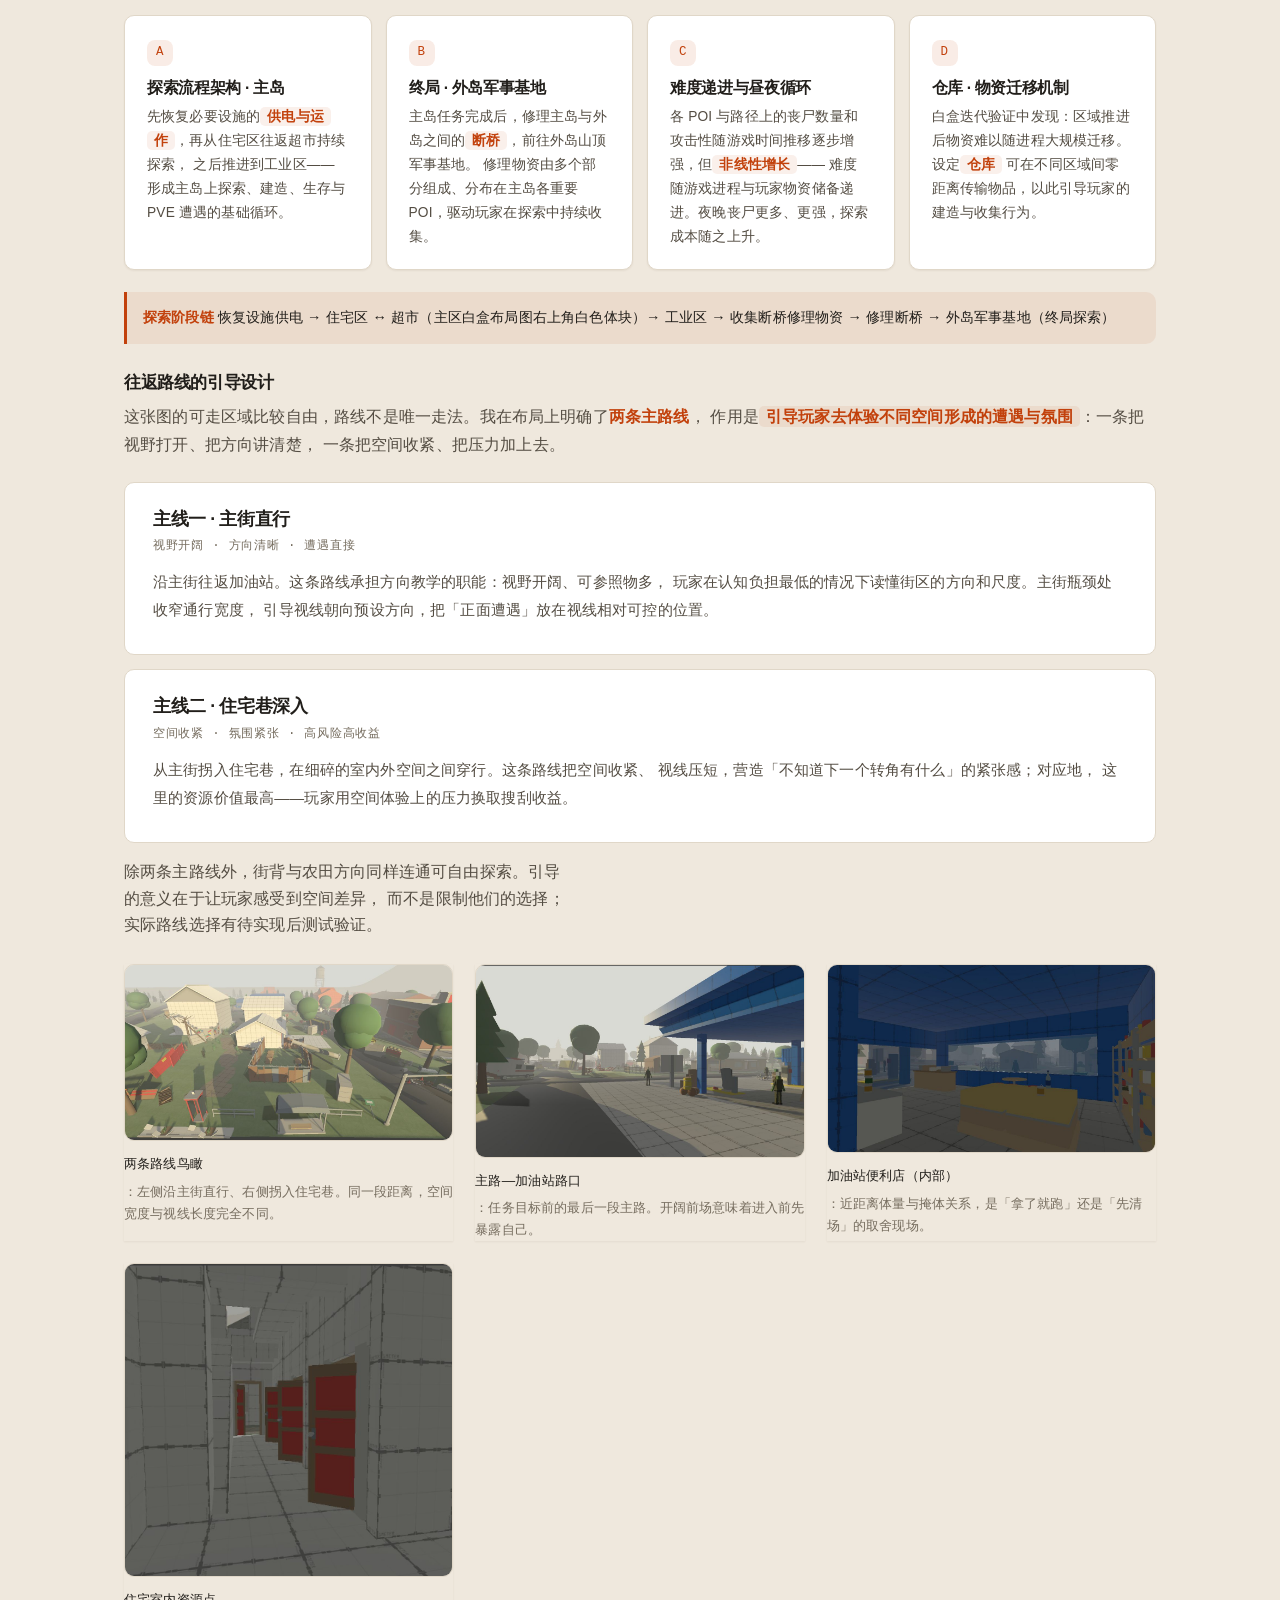
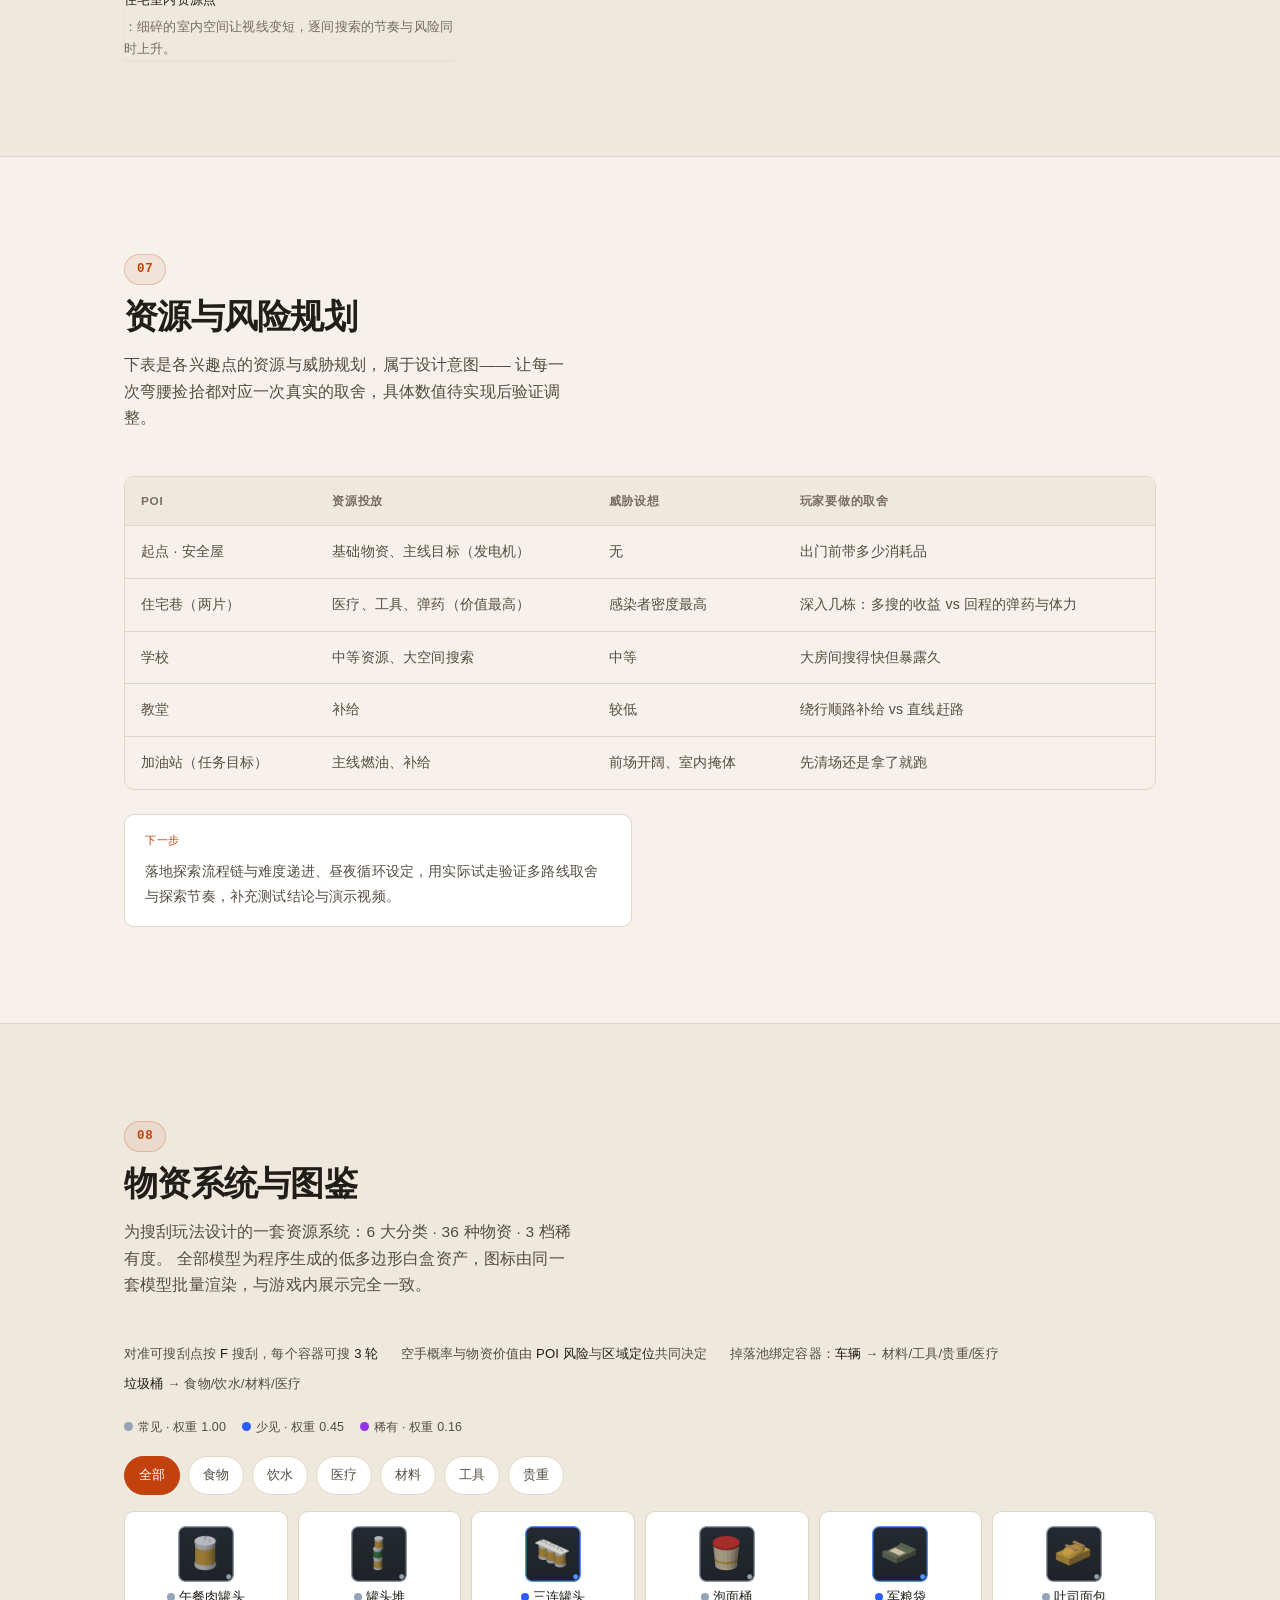
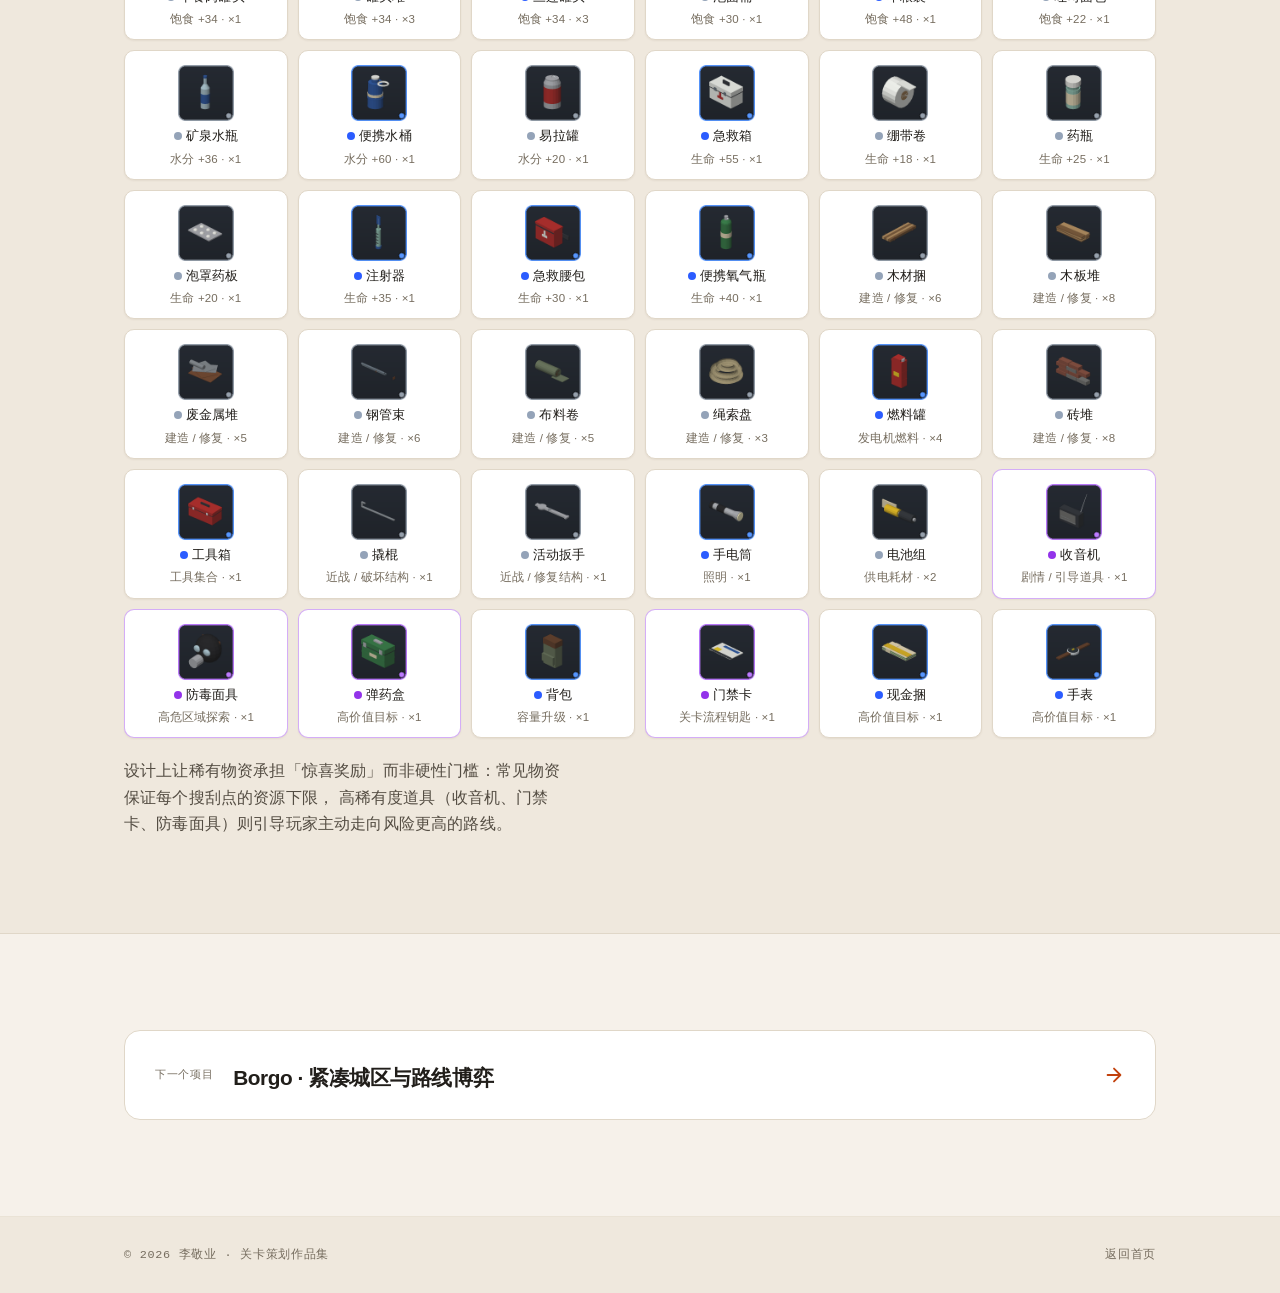
<file: work-lastlight.html>
<!DOCTYPE html>
<html lang="zh-CN" data-theme="light">
<head>
<meta charset="UTF-8" />
<meta name="viewport" content="width=device-width, initial-scale=1, viewport-fit=cover" />

<title>Last Light · 最后的微光 | 李敬业</title>
<meta name="description" content="开放世界生存关卡《Last Light》（制作中）的设计拆解：以丧尸灾变后的现代小镇为背景，围绕住宅区、资源兴趣点与安全屋的空间关系组织探索任务。" />

<link rel="icon" href="data:image/svg+xml,%3Csvg xmlns='http://www.w3.org/2000/svg' viewBox='0 0 100 100'%3E%3Crect width='100' height='100' rx='22' fill='%232b5cff'/%3E%3Ctext x='50' y='70' font-size='60' font-family='monospace' font-weight='700' fill='white' text-anchor='middle'%3EL%3C/text%3E%3C/svg%3E" />
<link rel="stylesheet" href="assets/css/style.css" />

<noscript><style>.reveal{opacity:1 !important;transform:none !important}</style></noscript>

<script>
  (function () {
    try {
      var saved = localStorage.getItem('wb-theme');
      document.documentElement.setAttribute('data-theme', saved || 'light');
    } catch (e) {
      document.documentElement.setAttribute('data-theme', 'dark');
    }
  })();
</script>
</head>

<body>
<a class="skip-link" href="#main">跳到主要内容</a>
<div class="progress" id="progress" aria-hidden="true"></div>

<header class="site-header" id="siteHeader">
  <div class="container header-inner">
    <a class="brand" href="index.html" aria-label="返回作品集首页">
      <span class="brand-mark" aria-hidden="true">L</span>
      <span class="brand-text">李敬业</span>
    </a>
    <div class="header-actions">
      <a class="btn btn-ghost btn-sm back-link" href="index.html">
        <svg viewBox="0 0 24 24" fill="none" stroke="currentColor" stroke-width="2" stroke-linecap="round" stroke-linejoin="round" aria-hidden="true"><path d="M19 12H5M11 18l-6-6 6-6" /></svg>
        返回作品集
      </a>
      <button class="icon-btn theme-toggle" id="themeToggle" type="button" aria-label="切换深色模式">
        <svg class="i-sun" viewBox="0 0 24 24" fill="none" stroke="currentColor" stroke-width="1.7" stroke-linecap="round" aria-hidden="true">
          <circle cx="12" cy="12" r="4.2" />
          <path d="M12 2.6v2.2M12 19.2v2.2M2.6 12h2.2M19.2 12h2.2M5.4 5.4l1.6 1.6M17 17l1.6 1.6M18.6 5.4L17 7M7 17l-1.6 1.6" />
        </svg>
        <svg class="i-moon" viewBox="0 0 24 24" fill="none" stroke="currentColor" stroke-width="1.7" stroke-linecap="round" stroke-linejoin="round" aria-hidden="true">
          <path d="M20.5 14.3A8.6 8.6 0 1 1 9.7 3.5a6.9 6.9 0 0 0 10.8 10.8Z" />
        </svg>
      </button>
    </div>
  </div>
</header>


<main id="main">

  <section class="case-hero">
    <div class="container">
      <p class="eyebrow mono reveal"><span class="prompt">$</span> 开放世界 · 生存 · 探索 · 白盒关卡</p>
      <h1 class="case-title reveal">Last Light <span class="case-title-sub">最后的微光</span></h1>
      <p class="case-lede reveal">
        该项目主要展示第一节任务的探索。
      </p>

      <dl class="case-meta reveal">
        <div><dt>项目状态</dt><dd><span class="badge-wip">制作中</span></dd></div>
        <div><dt>项目类型</dt><dd>开放世界生存 · 探索</dd></div>
        <div><dt>当前阶段</dt><dd>第一节任务 · Restore Power</dd></div>
        <div><dt>引擎</dt><dd>Unity（ProBuilder 白盒）</dd></div>
        <div><dt>制作工具</dt><dd>Unity · ProBuilder · Photoshop</dd></div>
        <div><dt>我的角色</dt><dd>关卡设计 · 白盒搭建</dd></div>
        <div><dt>关键词</dt><dd>POI · 探索动线 · 风险与收益</dd></div>
      </dl>

      <figure class="case-aerial reveal">
        <div class="poi-gallery case-aerial-gallery" data-i="0" tabindex="0" aria-label="小镇鸟瞰截图，可翻页">
          <div class="poi-g-view">
            <img src="assets/img/lastlight-aerial-1.jpg"
                 alt="Last Light 小镇鸟瞰：山谷中的小镇全貌，教堂、农田、温室与远处山脉">
            <button type="button" class="poi-g-nav poi-g-prev" aria-label="上一张"><svg viewBox="0 0 24 24" fill="none" stroke="currentColor" stroke-width="2" stroke-linecap="round" stroke-linejoin="round" aria-hidden="true"><path d="M15 18l-6-6 6-6" /></svg></button>
            <button type="button" class="poi-g-nav poi-g-next" aria-label="下一张"><svg viewBox="0 0 24 24" fill="none" stroke="currentColor" stroke-width="2" stroke-linecap="round" stroke-linejoin="round" aria-hidden="true"><path d="M9 18l6-6-6-6" /></svg></button>
            <span class="poi-g-count mono">1 / 4</span>
          </div>
          <div class="poi-g-dots">
            <button type="button" class="poi-g-dot is-on" aria-label="第 1 张"></button>
            <button type="button" class="poi-g-dot" aria-label="第 2 张"></button>
            <button type="button" class="poi-g-dot" aria-label="第 3 张"></button>
            <button type="button" class="poi-g-dot" aria-label="第 4 张"></button>
          </div>
        </div>
        <figcaption>
          <span class="mono case-aerial-tag">鸟瞰 · AERIAL</span>
          <span class="case-aerial-cap">山谷中的小镇全貌——住宅组团、教堂、农田与远处山脉</span>
        </figcaption>
      </figure>

      <script>
      (function () {
        var box = document.querySelector('.case-aerial-gallery');
        if (!box) return;
        var view = box.querySelector('.poi-g-view');
        var img = box.querySelector('img');
        var count = box.querySelector('.poi-g-count');
        var cap = document.querySelector('.case-aerial-cap');
        var dots = Array.prototype.slice.call(box.querySelectorAll('.poi-g-dot'));
        var imgs = [
          { src: 'assets/img/lastlight-aerial-1.jpg', alt: '山谷中的小镇全貌：住宅组团、教堂、农田与远处山脉', cap: '山谷中的小镇全貌——住宅组团、教堂、农田与远处山脉' },
          { src: 'assets/img/lastlight-aerial-2.jpg', alt: '镇中心高空俯视：十字路口与教堂方向', cap: '镇中心高空俯视——十字路口、教堂与沿街建筑' },
          { src: 'assets/img/lastlight-aerial-3.jpg', alt: '街区中景鸟瞰：住宅组团、环岛与公共建筑', cap: '街区中景鸟瞰——住宅组团、环岛与学校/教堂一带' },
          { src: 'assets/img/lastlight-aerial-4.jpg', alt: '加油站近景鸟瞰：任务目标 Miller\'s Fuel 一带，远方可见工业区与外岛山上的军事基地', cap: '加油站近景鸟瞰——任务目标 Miller\'s Fuel 一带；远方可见工业区与外岛山上的军事基地' }
        ];
        /* 预载全部，翻页即切 */
        imgs.forEach(function (it) { var pre = new Image(); pre.src = it.src; });
        function show(i) {
          i = (i + imgs.length) % imgs.length;
          box.setAttribute('data-i', String(i));
          if (img.src.indexOf(it0(i)) === -1) view.classList.add('is-loading');
          img.onload = function () { view.classList.remove('is-loading'); };
          img.src = it0(i);
          img.alt = imgs[i].alt;
          count.textContent = (i + 1) + ' / ' + imgs.length;
          if (cap) cap.textContent = imgs[i].cap;
          dots.forEach(function (d, k) { d.classList.toggle('is-on', k === i); });
        }
        function it0(i) { return imgs[i].src; }
        function cur() { return parseInt(box.getAttribute('data-i'), 10) || 0; }
        box.querySelector('.poi-g-prev').addEventListener('click', function () { show(cur() - 1); });
        box.querySelector('.poi-g-next').addEventListener('click', function () { show(cur() + 1); });
        dots.forEach(function (d, k) { d.addEventListener('click', function () { show(k); }); });
        box.addEventListener('keydown', function (e) {
          if (e.key === 'ArrowLeft') { show(cur() - 1); e.preventDefault(); }
          if (e.key === 'ArrowRight') { show(cur() + 1); e.preventDefault(); }
        });
      })();
      </script>

      <div class="mission reveal">
        <p class="mission-tag mono">任务目标 · Objective</p>
        <h2 class="mission-title">Restore Power — 恢复供电</h2>
        <p class="mission-text">
          Haven House 的备用发电机已经停止工作。玩家必须前往 Miller's Fuel 搜寻燃油，
          避开住宅区的感染者，并把燃油带回安全屋。
        </p>
        <p class="mission-text">
          当发电机重新启动，屋内一盏昏暗的灯亮起。远处通往军事基地的断桥依然沉在黑暗里——
          它提醒玩家，恢复一栋房子的供电，只是第一步。
        </p>
      </div>
    </div>
  </section>

  <!-- ================= 本页目录 ================= -->
  <div class="container">
    <nav class="case-toc reveal" aria-label="本页目录">
      <p class="case-toc-title mono">本页目录 · 共 8 个部分</p>
      <ol class="case-toc-list">
        <li><a href="#overview"><span class="mono">01</span>项目概述与设计重点</a></li>
        <li><a href="#world"><span class="mono">02</span>关卡总览与 POI</a></li>
        <li><a href="#pace"><span class="mono">03</span>空间决策与战斗节奏</a></li>
        <li><a href="#layout"><span class="mono">04</span>主区白盒布局</a></li>
        <li><a href="#sight"><span class="mono">05</span>视线引导与视线分析</a></li>
        <li><a href="#plan"><span class="mono">06</span>设计设想与计划验证</a></li>
        <li><a href="#encounter"><span class="mono">07</span>资源与风险规划</a></li>
        <li><a href="#loot"><span class="mono">08</span>物资系统与图鉴</a></li>
      </ol>
    </nav>
  </div>

  <!-- ================= 01 项目概述与设计重点 ================= -->
  <section class="section section-alt" id="overview">
    <div class="container">
      <header class="section-head reveal">
        <span class="section-index mono">01</span>
        <h2>项目概述与设计重点</h2>
      </header>

      <div class="prose reveal">
        <p>
          以丧尸灾变后的现代小镇为背景，尝试通过住宅区、资源兴趣点与安全屋之间的<b class="kw">空间关系</b>，
          组织一段具有<b class="kw">探索目标</b>与<b class="kw">风险选择</b>的生存关卡体验。
        </p>

        <p class="kw-box">
          设计的核心问题是：<strong>不给 UI 引导，玩家怎么知道该往哪走</strong>？
          答案落在空间本身——路网是否读得懂、地标轮廓是否够远可见、
          资源与危险的分布是否让「多走一步」变成一个有代价的决定。
        </p>

        <p>
          白盒在 <strong>Unity</strong> 中搭建，建筑体量与道路使用 <strong>ProBuilder</strong> 建模，
          布局图与标注图用 <strong>Photoshop</strong> 绘制；
          可搜刮物资系统的图标与游戏内展示使用同一套程序生成的白盒资产。
        </p>
        <p>
          项目仍在制作中。具体玩法机制与测试结论将在实现和验证后补充。
        </p>
      </div>

      <div class="focus-grid">
        <div class="focus-card reveal">
          <span class="mono focus-idx">A</span>
          <h3>区域布局</h3>
          <p>组织住宅区、加油站等核心空间与<b class="kw">道路连接</b>关系。</p>
        </div>
        <div class="focus-card reveal">
          <span class="mono focus-idx">B</span>
          <h3>玩家动线</h3>
          <p>围绕安全屋至加油站的资源搜集任务，设计<b class="kw">探索路径</b>。</p>
        </div>
        <div class="focus-card reveal">
          <span class="mono focus-idx">C</span>
          <h3>风险与收益</h3>
          <p>结合兴趣点<b class="kw">危险程度</b>、资源价值与撤离路线形成决策。</p>
        </div>
        <div class="focus-card reveal">
          <span class="mono focus-idx">D</span>
          <h3>白盒验证</h3>
          <p>在 Unity 中检查<b class="kw">空间尺度</b>、<b class="kw">路径可读性</b>与实际行走体验。</p>
        </div>
      </div>
    </div>
  </section>

  <!-- ================= 02 关卡总览与 POI ================= -->
  <section class="section section-wide" id="world">
    <div class="container">
      <header class="section-head reveal">
        <span class="section-index mono">02</span>
        <h2>关卡总览与 POI</h2>
        <p class="section-desc">
          小镇关卡的总览俯视：图中标注了住宅巷、学校、教堂、加油站等兴趣点，
          以及主线的行进路线与<b class="kw">瓶颈</b>、<b class="kw">资源分布</b>。
          点下面的标记，查看每个位置的设计说明与多张实景截图。
        </p>
      </header>

      <div class="reveal">
        <div data-poi-map="overview"></div>
      </div>
    </div>
  </section>

  <!-- ================= 03 空间决策与战斗节奏 ================= -->
  <section class="section section-alt" id="pace">
    <div class="container">
      <header class="section-head reveal">
        <span class="section-index mono">03</span>
        <h2>空间决策与战斗节奏</h2>
        <p class="section-desc">
          这张分析图把任务拆成两层：往哪里走（探索），以及在哪停下来做决定（节奏）。
        </p>
      </header>

      <figure class="figure-block reveal">
        <img src="assets/img/lastlight-pace.jpg" alt="空间决策与战斗节奏分析图：标注起点 START、折返点 PICK&BACK，用颜色区分遭遇与节奏、探索区、安全屋，并标出资源点、瓶颈点与节奏决策点" loading="lazy" />
        <figcaption>
          图中颜色含义：粉红 — <b class="kw">遭遇与节奏</b>（战斗/威胁区域）、蓝 — <b class="kw">探索区</b>、红 — <b class="kw">安全屋</b>；
          符号含义：绿 — <b class="kw">资源点</b>、红三角 — <b class="kw">瓶颈点</b>、橙黄圆点 — <b class="kw">节奏决策点</b>。
          主线为 PICK &amp; BACK 结构：拿取关键物资（燃油），返回 START——
          去程与回程共用同一片空间，玩家的资源状态与警觉性却完全不同。
        </figcaption>
      </figure>
    </div>
  </section>

  <!-- ================= 04 主区白盒布局 ================= -->
  <section class="section section-wide" id="layout">
    <div class="container">
      <header class="section-head reveal">
        <span class="section-index mono">04</span>
        <h2>主区白盒布局</h2>
        <p class="section-desc">
          Unity 白盒阶段的俯视全景：住宅组团、镇中心、环路与农场一起构成小镇的骨架。
          标记按<b class="kw">资源</b>与<b class="kw">风险</b>分色，点开可看各区域的空间关系说明。
        </p>
      </header>

      <div class="reveal">
        <div data-poi-map="layout"></div>
      </div>
      <p class="section-desc reveal" style="margin-top: 18px;">
        白盒关注的是<b class="kw">空间关系</b>而不是美术表现：建筑体量先按尺度与朝向摆出来，
        验证路网是否成立、体量是否能承担方向感。镇中心的密集街巷与周边的农场
        形成「密 — 疏」两种<b class="kw">空间密度</b>，对应不同的探索节奏。
      </p>

      <figure class="figure-block video-figure reveal" style="margin-top: 28px;">
        <video class="video-frame" controls preload="metadata" src="assets/video/lastlight-blockout-demo.mp4"></video>
        <figcaption>
          <b>白盒实机演示</b>：白盒阶段的实机走线视频——俯视布局里成立的路网与体量关系，
          需要回到第一人称尺度下再验证一遍：间距、朝向与节奏是否仍然成立。
          <span class="print-only-video-note">（实机视频请前往网页版观看：jingyeli-portfolio.github.io）</span>
        </figcaption>
      </figure>
    </div>
  </section>

  <!-- ================= 05 视线引导与视线分析 ================= -->
  <section class="section section-alt" id="sight">
    <div class="container">
      <header class="section-head reveal">
        <span class="section-index mono">05</span>
        <h2>视线引导与视线分析</h2>
        <p class="section-desc">
          三个真实的站立位置：玩家站在那里能看见什么、被挡住什么。
          关卡里的方向感不是靠 UI 箭头给的，而是靠这些看得见的轮廓撑起来的。
        </p>
      </header>

      <div class="figure-grid reveal">
        <figure class="figure-block">
          <img src="assets/img/poi/sight-street.jpg" alt="住宅区街巷视角：房屋间隙中露出西侧水塔，为玩家指引方向" loading="lazy" />
          <figcaption>
            <b>住宅区街巷视角</b>：视线穿过房屋间隙，能看到西侧的<strong>水塔</strong>。
            在低矮、细碎的住宅空间里，远处一个可辨认的竖向轮廓，就能让玩家判断自己大致走了多远、
            该往哪边转弯——同时也暗示了那个方向存在兴趣点。
          </figcaption>
        </figure>

        <figure class="figure-block">
          <img src="assets/img/poi/sight-store.jpg" alt="加油站便利店内部视角：透过门窗可以看到教堂，为玩家定位方向" loading="lazy" />
          <figcaption>
            <b>加油站便利店视角</b>：在室内近距离空间里，透过门窗仍能望见远处的<strong>教堂</strong>。
            封闭空间没有切断与外界的视觉联系，玩家在搜刮时依然保持方位感，
            不会被「进门—出门」打断方向认知。
          </figcaption>
        </figure>

        <figure class="figure-block">
          <img src="assets/img/poi/sight-greenhouse.jpg" alt="温室大棚视角：从南侧农场望向教堂尖顶，用于定位方向" loading="lazy" />
          <figcaption>
            <b>温室大棚视角</b>：镇子南侧的空旷农田中，<strong>教堂尖顶</strong>成为唯一的竖向标志。
            开敞空间把视野拉远、把威胁感降下来，同时用一个远处的轮廓保证玩家不会在空地里失去方向。
          </figcaption>
        </figure>
      </div>
    </div>
  </section>

  <!-- ================= 06 设计设想与计划验证 ================= -->
  <section class="section section-alt" id="plan">
    <div class="container">
      <header class="section-head reveal">
        <span class="section-index mono">06</span>
        <h2>设计设想与计划验证</h2>
        <p class="section-desc">
          把边界说清楚：哪些已经在 Unity 白盒里落地，哪些还停留在设计设想——
          后者会在实现与测试后补充结论。
        </p>
      </header>

      <div class="scope reveal">
        <div class="scope-col">
          <h3 class="scope-head"><span class="tick tick-on" aria-hidden="true"></span>已在白盒中落地</h3>
          <ul class="scope-list">
            <li>小镇主区白盒：住宅区、镇中心、学校、教堂、加油站与安全屋</li>
            <li>区域之间的道路连接与主线路径（START ↔ PICK &amp; BACK）</li>
            <li>POI 空间关系与资源分布的规划布局</li>
            <li>任务目标设计：搜寻燃油 → 返回安全屋</li>
            <li>可搜刮物资系统：6 大分类 · 36 种物资 · 3 档稀有度，见下方图鉴</li>
          </ul>
        </div>
        <div class="scope-col">
          <h3 class="scope-head"><span class="tick" aria-hidden="true"></span>设计设想 · 计划验证</h3>
          <ul class="scope-list">
            <li>探索流程架构：主岛任务链 → 断桥修理 → 外岛军事基地（见下方拆解）</li>
            <li>难度递进与昼夜循环：丧尸压力随游戏进程、昼夜时段变化</li>
            <li>仓库：跨区域零距离物资迁移机制（白盒迭代验证中得出）</li>
            <li>多路线取舍的实际选择率与通行体验测试</li>
            <li>完整路线演示视频与测试结论</li>
          </ul>
        </div>
      </div>

      <div class="prose reveal" style="margin-top: 34px;">
        <h3 class="sub-head">核心设计设想</h3>
        <p>
          以下是项目的<b class="kw">设计规划</b>，用于指导后续白盒迭代方向；
          当前尚未全部实现，落地后会随测试补充结论。
        </p>
      </div>

      <div class="focus-grid">
        <div class="focus-card reveal">
          <span class="mono focus-idx">A</span>
          <h3>探索流程架构 · 主岛</h3>
          <p>先恢复必要设施的<b class="kw">供电与运作</b>，再从住宅区往返超市持续探索，
            之后推进到工业区——形成主岛上探索、建造、生存与 PVE 遭遇的基础循环。</p>
        </div>
        <div class="focus-card reveal">
          <span class="mono focus-idx">B</span>
          <h3>终局 · 外岛军事基地</h3>
          <p>主岛任务完成后，修理主岛与外岛之间的<b class="kw">断桥</b>，前往外岛山顶军事基地。
            修理物资由多个部分组成、分布在主岛各重要 POI，驱动玩家在探索中持续收集。</p>
        </div>
        <div class="focus-card reveal">
          <span class="mono focus-idx">C</span>
          <h3>难度递进与昼夜循环</h3>
          <p>各 POI 与路径上的丧尸数量和攻击性随游戏时间推移逐步增强，但<b class="kw">非线性增长</b>——
            难度随游戏进程与玩家物资储备递进。夜晚丧尸更多、更强，探索成本随之上升。</p>
        </div>
        <div class="focus-card reveal">
          <span class="mono focus-idx">D</span>
          <h3>仓库 · 物资迁移机制</h3>
          <p>白盒迭代验证中发现：区域推进后物资难以随进程大规模迁移。设定<b class="kw">仓库</b>
            可在不同区域间零距离传输物品，以此引导玩家的建造与收集行为。</p>
        </div>
      </div>

      <p class="kw-box reveal" style="margin-top: 22px;">
        <strong>探索阶段链</strong>
        恢复设施供电 → 住宅区 ↔ 超市（主区白盒布局图右上角白色体块）→ 工业区 →
        收集断桥修理物资 → 修理断桥 → 外岛军事基地（终局探索）
      </p>

      <div class="prose reveal" style="margin-top: 28px;">
        <h3 class="sub-head">往返路线的引导设计</h3>
        <p>
          这张图的可走区域比较自由，路线不是唯一走法。我在布局上明确了<strong>两条主路线</strong>，
          作用是<b class="kw">引导玩家去体验不同空间形成的遭遇与氛围</b>：一条把视野打开、把方向讲清楚，
          一条把空间收紧、把压力加上去。
        </p>
      </div>

      <div class="route-panels reveal">
        <article class="route-panel is-on">
          <div class="route-head">
            <h3>主线一 · 主街直行</h3>
            <p class="route-metrics mono">视野开阔 · 方向清晰 · 遭遇直接</p>
          </div>
          <p>
            沿主街往返加油站。这条路线承担方向教学的职能：视野开阔、可参照物多，
            玩家在认知负担最低的情况下读懂街区的方向和尺度。主街瓶颈处收窄通行宽度，
            引导视线朝向预设方向，把「正面遭遇」放在视线相对可控的位置。
          </p>
        </article>

        <article class="route-panel">
          <div class="route-head">
            <h3>主线二 · 住宅巷深入</h3>
            <p class="route-metrics mono">空间收紧 · 氛围紧张 · 高风险高收益</p>
          </div>
          <p>
            从主街拐入住宅巷，在细碎的室内外空间之间穿行。这条路线把空间收紧、
            视线压短，营造「不知道下一个转角有什么」的紧张感；对应地，
            这里的资源价值最高——玩家用空间体验上的压力换取搜刮收益。
          </p>
        </article>
      </div>
      <p class="section-desc reveal" style="margin-top: 16px;">
        除两条主路线外，街背与农田方向同样连通可自由探索。引导的意义在于让玩家感受到空间差异，
        而不是限制他们的选择；实际路线选择有待实现后测试验证。
      </p>

      <div class="figure-grid reveal" style="margin-top: 26px;">
        <figure class="figure-block">
          <img src="assets/img/poi/poi-routes-overview.jpg" alt="两条主路线的俯瞰对比：主街直行与住宅巷深入" loading="lazy" />
          <figcaption><b>两条路线鸟瞰</b>：左侧沿主街直行、右侧拐入住宅巷。同一段距离，空间宽度与视线长度完全不同。</figcaption>
        </figure>

        <figure class="figure-block">
          <img src="assets/img/poi/poi-fuel-road.jpg" alt="主路通往加油站的路口：开阔前场与进入方式" loading="lazy" />
          <figcaption><b>主路—加油站路口</b>：任务目标前的最后一段主路。开阔前场意味着进入前先暴露自己。</figcaption>
        </figure>

        <figure class="figure-block">
          <img src="assets/img/poi/poi-fuel-store.jpg" alt="加油站便利店内部：近距离空间与门窗视线" loading="lazy" />
          <figcaption><b>加油站便利店（内部）</b>：近距离体量与掩体关系，是「拿了就跑」还是「先清场」的取舍现场。</figcaption>
        </figure>

        <figure class="figure-block">
          <img src="assets/img/poi/poi-res-interior.jpg" alt="住宅室内资源点：细碎室内空间与逐间搜索节奏" loading="lazy" />
          <figcaption><b>住宅室内资源点</b>：细碎的室内空间让视线变短，逐间搜索的节奏与风险同时上升。</figcaption>
        </figure>
      </div>
    </div>
  </section>

  <!-- ================= 06 资源与风险规划 ================= -->
  <section class="section" id="encounter">
    <div class="container">
      <header class="section-head reveal">
        <span class="section-index mono">07</span>
        <h2>资源与风险规划</h2>
        <p class="section-desc">
          下表是各兴趣点的资源与威胁规划，属于设计意图——
          让每一次弯腰捡拾都对应一次真实的取舍，具体数值待实现后验证调整。
        </p>
      </header>

      <div class="table-wrap reveal">
        <table class="spec-table">
          <thead>
            <tr>
              <th>POI</th>
              <th>资源投放</th>
              <th>威胁设想</th>
              <th>玩家要做的取舍</th>
            </tr>
          </thead>
          <tbody>
            <tr>
              <td>起点 · 安全屋</td>
              <td>基础物资、主线目标（发电机）</td>
              <td>无</td>
              <td>出门前带多少消耗品</td>
            </tr>
            <tr>
              <td>住宅巷（两片）</td>
              <td>医疗、工具、弹药（价值最高）</td>
              <td>感染者密度最高</td>
              <td>深入几栋：多搜的收益 vs 回程的弹药与体力</td>
            </tr>
            <tr>
              <td>学校</td>
              <td>中等资源、大空间搜索</td>
              <td>中等</td>
              <td>大房间搜得快但暴露久</td>
            </tr>
            <tr>
              <td>教堂</td>
              <td>补给</td>
              <td>较低</td>
              <td>绕行顺路补给 vs 直线赶路</td>
            </tr>
            <tr>
              <td>加油站（任务目标）</td>
              <td>主线燃油、补给</td>
              <td>前场开阔、室内掩体</td>
              <td>先清场还是拿了就跑</td>
            </tr>
          </tbody>
        </table>
      </div>

      <div class="callout reveal" style="margin-top: 24px;">
        <div class="callout-item">
          <span class="mono">下一步</span>
          <p>落地探索流程链与难度递进、昼夜循环设定，用实际试走验证多路线取舍与探索节奏，补充测试结论与演示视频。</p>
        </div>
      </div>
    </div>
  </section>

  <!-- ================= 07 物资系统与图鉴 ================= -->
  <section class="section section-alt" id="loot">
    <div class="container">
      <header class="section-head reveal">
        <span class="section-index mono">08</span>
        <h2>物资系统与图鉴</h2>
        <p class="section-desc">
          为搜刮玩法设计的一套资源系统：6 大分类 · 36 种物资 · 3 档稀有度。
          全部模型为程序生成的低多边形白盒资产，图标由同一套模型批量渲染，与游戏内展示完全一致。
        </p>
      </header>

      <div class="loot-rules reveal">
        <span>对准可搜刮点按 <b>F</b> 搜刮，每个容器可搜 <b>3 轮</b></span>
        <span>空手概率与物资价值由 <b>POI 风险</b>与<b>区域定位</b>共同决定</span>
        <span>掉落池绑定容器：<b>车辆</b> → 材料/工具/贵重/医疗</span>
        <span><b>垃圾桶</b> → 食物/饮水/材料/医疗</span>
      </div>

      <div class="reveal" data-loot-gallery></div>

      <p class="section-desc reveal" style="margin-top: 20px;">
        设计上让稀有物资承担「惊喜奖励」而非硬性门槛：常见物资保证每个搜刮点的资源下限，
        高稀有度道具（收音机、门禁卡、防毒面具）则引导玩家主动走向风险更高的路线。
      </p>
    </div>
  </section>

  <section class="section">
    <div class="container">
      <a class="next-work reveal" href="work-blockout-01.html">
        <span class="mono">下一个项目</span>
        <h2>Borgo · 紧凑城区与路线博弈</h2>
        <span class="next-arrow" aria-hidden="true">
          <svg viewBox="0 0 24 24" fill="none" stroke="currentColor" stroke-width="2" stroke-linecap="round" stroke-linejoin="round"><path d="M5 12h13M12 5l7 7-7 7" /></svg>
        </span>
      </a>
    </div>
  </section>

</main>
<footer class="site-footer">
  <div class="container footer-inner">
    <p class="mono">© <span id="year">2026</span> 李敬业 · 关卡策划作品集</p>
    <p class="mono"><a href="index.html">返回首页</a></p>
  </div>
</footer>

<script src="assets/js/main.js"></script>
<script src="assets/js/lastlight-poi.js"></script>
<script src="assets/js/poi-map.js"></script>
<script src="assets/js/loot-gallery.js"></script>
</body>
</html>
</file>
<file: assets/css/style.css>
/* ==========================================================================
   作品集主页 · 样式表
   设计基调：极简克制的技术感 —— 大量留白、细分割线、等宽字体点缀、单一强调色
   ========================================================================== */

/* --------------------------------------------------------------------------
   1. 设计变量（改这里就能整体换肤）
   -------------------------------------------------------------------------- */
html[data-theme="light"] {
  /* 暖白底 —— 呼应《Last Light》的黄昏末日基调，比纯白柔和、不刺眼 */
  --bg:            #fbf8f4;
  --bg-soft:       #f4efe7;
  --surface:       #fffdfa;
  --text:          #211e1a;
  --text-soft:     #544d43;
  --text-faint:    #766d5f;
  --border:        #e8e0d4;
  --border-soft:   #f1ebe1;
  --border-strong: #d6cbbc;
  --accent:        #c2410c;
  --accent-ink:    #ffffff;
  --accent-wash:   rgba(194, 65, 12, .08);
  --shadow-sm:     0 1px 2px rgba(72, 52, 32, .06);
  --shadow:        0 2px 4px rgba(72, 52, 32, .05), 0 12px 32px -12px rgba(72, 52, 32, .18);
  --grid-line:     rgba(33, 30, 26, .05);
  --header-bg:     rgba(251, 248, 244, .82);
  color-scheme: light;
}

html[data-theme="dark"] {
  --bg:            #0b0c0f;
  --bg-soft:       #101216;
  --surface:       #121418;
  --text:          #e9ebef;
  --text-soft:     #a2a9b6;
  --text-faint:    #6f7783;
  --border:        #22252b;
  --border-soft:   #1a1d22;
  --border-strong: #343a44;
  --accent:        #6b8cff;
  --accent-ink:    #0b0c0f;
  --accent-wash:   rgba(107, 140, 255, .13);
  --shadow-sm:     0 1px 2px rgba(0, 0, 0, .45);
  --shadow:        0 2px 4px rgba(0, 0, 0, .3), 0 16px 40px -16px rgba(0, 0, 0, .7);
  --grid-line:     rgba(255, 255, 255, .035);
  --header-bg:     rgba(11, 12, 15, .78);
  color-scheme: dark;
}

:root {
  --radius-sm: 6px;
  --radius:    10px;
  --radius-lg: 16px;
  --container: 1080px;
  --gutter:    24px;
  --ease:      cubic-bezier(.22, .61, .36, 1);

  --font-sans: -apple-system, BlinkMacSystemFont, "Segoe UI", "PingFang SC",
               "Hiragino Sans GB", "Microsoft YaHei", "Helvetica Neue", Arial, sans-serif;
  --font-mono: ui-monospace, SFMono-Regular, "SF Mono", "JetBrains Mono",
               "Cascadia Code", Consolas, "Liberation Mono", Menlo, monospace;
}

/* --------------------------------------------------------------------------
   2. 基础重置
   -------------------------------------------------------------------------- */
*, *::before, *::after { box-sizing: border-box; }

html {
  -webkit-text-size-adjust: 100%;
  scroll-behavior: smooth;
  scroll-padding-top: 88px;
}

body {
  margin: 0;
  background: var(--bg);
  color: var(--text);
  font-family: var(--font-sans);
  font-size: 16px;
  line-height: 1.7;
  letter-spacing: .01em;
  -webkit-font-smoothing: antialiased;
  -moz-osx-font-smoothing: grayscale;
  transition: background-color .3s var(--ease), color .3s var(--ease);
}

h1, h2, h3 { margin: 0; font-weight: 650; line-height: 1.22; letter-spacing: -.022em; }
p { margin: 0; }
ul, ol, dl, dd { margin: 0; padding: 0; list-style: none; }
img, svg { display: block; max-width: 100%; }
a { color: inherit; text-decoration: none; }

::selection { background: var(--accent); color: var(--accent-ink); }

:focus-visible {
  outline: 2px solid var(--accent);
  outline-offset: 3px;
  border-radius: 4px;
}

.mono {
  font-family: var(--font-mono);
  font-size: .78rem;
  letter-spacing: .06em;
  text-transform: uppercase;
  font-weight: 500;
}

.container {
  width: 100%;
  max-width: var(--container);
  margin-inline: auto;
  padding-inline: var(--gutter);
}

.skip-link {
  position: absolute;
  left: 16px; top: -48px;
  z-index: 200;
  padding: 10px 16px;
  background: var(--accent);
  color: var(--accent-ink);
  border-radius: var(--radius-sm);
  transition: top .2s var(--ease);
}
.skip-link:focus { top: 16px; }

/* --------------------------------------------------------------------------
   3. 滚动进度条
   -------------------------------------------------------------------------- */
.progress {
  position: fixed;
  inset: 0 auto auto 0;
  height: 2px;
  width: 0%;
  background: var(--accent);
  z-index: 120;
  transition: width .1s linear;
}

/* --------------------------------------------------------------------------
   4. 顶栏
   -------------------------------------------------------------------------- */
.site-header {
  position: fixed;
  inset: 0 0 auto 0;
  z-index: 100;
  background: var(--header-bg);
  backdrop-filter: saturate(180%) blur(14px);
  -webkit-backdrop-filter: saturate(180%) blur(14px);
  border-bottom: 1px solid transparent;
  transition: border-color .3s var(--ease), background-color .3s var(--ease);
}
.site-header.is-scrolled {
  border-bottom-color: var(--border);
  box-shadow: var(--shadow-sm);
}

.header-inner {
  display: flex;
  align-items: center;
  justify-content: space-between;
  gap: 24px;
  height: 68px;
}

.brand { display: inline-flex; align-items: center; gap: 10px; }
.brand-mark {
  display: grid;
  place-items: center;
  width: 28px; height: 28px;
  border-radius: 8px;
  background: var(--accent);
  color: var(--accent-ink);
  font-family: var(--font-mono);
  font-size: .82rem;
  font-weight: 700;
}
.brand-text { font-weight: 620; letter-spacing: -.01em; }

.nav { display: flex; gap: 4px; }
.nav a {
  position: relative;
  padding: 7px 12px;
  border-radius: var(--radius-sm);
  font-size: .92rem;
  color: var(--text-soft);
  transition: color .18s var(--ease), background-color .18s var(--ease);
}
.nav a:hover { color: var(--text); background: var(--accent-wash); }
.nav a.is-active { color: var(--text); font-weight: 560; }
.nav a.is-active::after {
  content: "";
  position: absolute;
  left: 12px; right: 12px; bottom: 2px;
  height: 1.5px;
  background: var(--accent);
  border-radius: 2px;
}

.header-actions { display: flex; align-items: center; gap: 6px; }

.icon-btn {
  display: grid;
  place-items: center;
  width: 38px; height: 38px;
  border: 1px solid transparent;
  border-radius: var(--radius-sm);
  background: transparent;
  color: var(--text-soft);
  cursor: pointer;
  transition: color .18s var(--ease), background-color .18s var(--ease), border-color .18s var(--ease);
}
.icon-btn:hover { color: var(--text); background: var(--accent-wash); }
.icon-btn svg { width: 19px; height: 19px; }

.theme-toggle .i-moon { display: none; }
html[data-theme="dark"] .theme-toggle .i-sun  { display: none; }
html[data-theme="dark"] .theme-toggle .i-moon { display: block; }

.menu-toggle { display: none; }
.menu-toggle span {
  display: block;
  width: 17px; height: 1.6px;
  background: currentColor;
  border-radius: 2px;
  transition: transform .25s var(--ease), opacity .2s var(--ease);
}
.menu-toggle span + span { margin-top: 5px; }
.menu-toggle[aria-expanded="true"] span:first-child { transform: translateY(3.3px) rotate(45deg); }
.menu-toggle[aria-expanded="true"] span:last-child  { transform: translateY(-3.3px) rotate(-45deg); }

/* --------------------------------------------------------------------------
   5. Hero
   -------------------------------------------------------------------------- */
.hero {
  position: relative;
  padding: 172px 0 104px;
  overflow: hidden;
  background:
    radial-gradient(1100px 520px at 82% -8%, rgba(194, 65, 12, .09), transparent 62%),
    radial-gradient(760px 420px at 8% 4%, rgba(217, 119, 6, .07), transparent 58%),
    linear-gradient(180deg, rgba(244, 239, 231, .9) 0%, rgba(251, 248, 244, 0) 46%),
    var(--bg);
}
html[data-theme="dark"] .hero {
  background:
    radial-gradient(1100px 520px at 82% -8%, rgba(107, 140, 255, .08), transparent 62%),
    radial-gradient(760px 420px at 8% 4%, rgba(107, 140, 255, .05), transparent 58%),
    var(--bg);
}
.hero::before {
  content: "";
  position: absolute;
  inset: 0;
  background-image:
    linear-gradient(var(--grid-line) 1px, transparent 1px),
    linear-gradient(90deg, var(--grid-line) 1px, transparent 1px);
  background-size: 64px 64px;
  mask-image: radial-gradient(ellipse 78% 62% at 50% 22%, #000 12%, transparent 72%);
  -webkit-mask-image: radial-gradient(ellipse 78% 62% at 50% 22%, #000 12%, transparent 72%);
  pointer-events: none;
}
.hero > .container { position: relative; }

.eyebrow {
  color: var(--text-faint);
  margin-bottom: 20px;
}
.eyebrow .prompt { color: var(--accent); margin-right: 6px; }

.hero-title {
  font-size: clamp(2.3rem, 4.6vw, 3.4rem);
  max-width: none; /* 整行横排，不再限制在左栏里 */
  letter-spacing: -.035em;
}
/* 标题关键词：竞技地图 / 开放世界 —— 暖色块突显 */
.hero-title .hl-key {
  color: var(--accent);
  background: var(--accent-wash);
  padding: 0 .14em;
  border-radius: .16em;
  white-space: nowrap;
}
.hero-title .hl {
  position: relative;
  z-index: 0; /* 建立层叠上下文，让高亮色块准确压在文字下方而不被页面背景盖住 */
  white-space: nowrap;
}
.hero-title .hl::after {
  content: "";
  position: absolute;
  left: 0; right: 0; bottom: .06em;
  height: .3em;
  background: var(--accent-wash);
  border-radius: 3px;
  z-index: -1;
}

.hero-sub {
  margin-top: 22px;
  max-width: 58ch;
  font-size: 1.06rem;
  color: var(--text-soft);
}

.status {
  display: inline-flex;
  align-items: center;
  gap: 9px;
  margin-top: 24px;
  padding: 6px 14px 6px 11px;
  border: 1px solid var(--border);
  border-radius: 999px;
  font-size: .84rem;
  color: var(--text-soft);
  background: var(--surface);
}
.status .dot {
  position: relative;
  width: 7px; height: 7px;
  border-radius: 50%;
  background: #22c55e;
}
.status .dot::after {
  content: "";
  position: absolute; inset: 0;
  border-radius: 50%;
  background: #22c55e;
  animation: pulse 2.2s var(--ease) infinite;
}
@keyframes pulse {
  0%   { transform: scale(1);   opacity: .7; }
  70%  { transform: scale(2.6); opacity: 0; }
  100% { transform: scale(2.6); opacity: 0; }
}

.hero-actions {
  display: flex;
  flex-wrap: wrap;
  gap: 12px;
  margin-top: 34px;
}
.hero-actions.center { justify-content: center; }

.btn {
  display: inline-flex;
  align-items: center;
  gap: 8px;
  height: 44px;
  padding: 0 20px;
  border: 1px solid transparent;
  border-radius: var(--radius);
  font-size: .94rem;
  font-weight: 550;
  cursor: pointer;
  white-space: nowrap;
  transition: transform .18s var(--ease), background-color .18s var(--ease),
              border-color .18s var(--ease), box-shadow .18s var(--ease);
}
.btn svg { width: 16px; height: 16px; transition: transform .22s var(--ease); }
.btn:hover svg { transform: translateX(3px); }
.btn:active { transform: translateY(1px); }

.btn-primary {
  background: var(--accent);
  color: var(--accent-ink);
  box-shadow: var(--shadow-sm);
}
.btn-primary:hover { box-shadow: var(--shadow); filter: brightness(1.06); }

.btn-ghost {
  background: var(--surface);
  border-color: var(--border);
  color: var(--text);
}
.btn-ghost:hover { border-color: var(--accent); background: var(--accent-wash); }
.btn-ghost:hover svg { transform: none; }

.socials {
  display: flex;
  gap: 8px;
  margin-top: 40px;
  padding-top: 24px;
  border-top: 1px solid var(--border-soft);
  max-width: 420px;
}
.socials a {
  display: grid;
  place-items: center;
  width: 38px; height: 38px;
  border: 1px solid var(--border);
  border-radius: var(--radius-sm);
  color: var(--text-soft);
  transition: color .18s var(--ease), border-color .18s var(--ease), transform .18s var(--ease);
}
.socials a:hover { color: var(--accent); border-color: var(--accent); transform: translateY(-2px); }
.socials svg { width: 18px; height: 18px; }

/* --------------------------------------------------------------------------
   6. 通用区块
   -------------------------------------------------------------------------- */
.section { padding: 96px 0; }
.section-alt {
  background:
    radial-gradient(900px 360px at 12% 0%, rgba(194, 65, 12, .05), transparent 60%),
    var(--bg-soft);
  border-block: 1px solid var(--border-soft);
}
html[data-theme="dark"] .section-alt {
  background:
    radial-gradient(900px 360px at 12% 0%, rgba(107, 140, 255, .05), transparent 60%),
    var(--bg-soft);
}

.section-head { margin-bottom: 44px; }
.section-index {
  display: block;
  color: var(--accent);
  margin-bottom: 12px;
}
.section-head h2 { font-size: clamp(1.6rem, 3vw, 2.1rem); }
.section-desc {
  margin-top: 14px;
  max-width: 52ch;
  color: var(--text-soft);
  font-size: .97rem;
}

/* --------------------------------------------------------------------------
   7. 关于我
   -------------------------------------------------------------------------- */
.about-grid {
  display: grid;
  grid-template-columns: minmax(0, 1.65fr) minmax(0, 1fr);
  gap: 56px;
  align-items: start;
}
.about-text p + p { margin-top: 18px; }
.about-text p { color: var(--text-soft); }
.about-text strong { color: var(--text); font-weight: 600; }

.about-card {
  position: sticky;
  top: 96px;
  padding: 24px;
  border: 1px solid var(--border);
  border-radius: var(--radius-lg);
  background: var(--surface);
  box-shadow: var(--shadow-sm);
}
.avatar {
  width: 84px; height: 84px;
  border-radius: var(--radius);
  overflow: hidden;
  color: var(--accent);
  background: var(--accent-wash);
}
.avatar svg { width: 100%; height: 100%; }

.facts { margin-top: 22px; }
.facts > div {
  display: flex;
  align-items: baseline;
  justify-content: space-between;
  gap: 16px;
  padding: 11px 0;
  border-top: 1px solid var(--border-soft);
  font-size: .9rem;
}
.facts dt { color: var(--text-faint); }
.facts dd { color: var(--text); font-weight: 520; text-align: right; }
.facts dd.ok { color: #16a34a; }
html[data-theme="dark"] .facts dd.ok { color: #4ade80; }

/* --------------------------------------------------------------------------
   8. 技术栈
   -------------------------------------------------------------------------- */
.skill-groups {
  display: grid;
  grid-template-columns: repeat(3, minmax(0, 1fr));
  gap: 20px;
}
.skill-group {
  padding: 24px;
  border: 1px solid var(--border);
  border-radius: var(--radius-lg);
  background: var(--surface);
  transition: border-color .22s var(--ease), transform .22s var(--ease);
}
.skill-group:hover { border-color: var(--accent); transform: translateY(-2px); }
.skill-group h3 {
  font-size: .8rem;
  color: var(--text-faint);
  margin-bottom: 16px;
}

.tags { display: flex; flex-wrap: wrap; gap: 7px; }
.tags li {
  padding: 4px 11px;
  border: 1px solid var(--border);
  border-radius: 999px;
  font-size: .82rem;
  color: var(--text-soft);
  background: var(--bg);
  font-family: var(--font-mono);
  letter-spacing: .01em;
  transition: color .18s var(--ease), border-color .18s var(--ease);
}
.skill-group:hover .tags li { border-color: var(--border-strong); }
.tags.small li { font-size: .74rem; padding: 3px 9px; }

/* --------------------------------------------------------------------------
   9. 项目
   -------------------------------------------------------------------------- */
.projects {
  display: grid;
  grid-template-columns: repeat(2, minmax(0, 1fr));
  gap: 20px;
}

.project-link {
  display: flex;
  flex-direction: column;
  height: 100%;
  border: 1px solid var(--border);
  border-radius: var(--radius-lg);
  background: var(--surface);
  overflow: hidden;
  transition: border-color .22s var(--ease), transform .22s var(--ease), box-shadow .22s var(--ease);
}
.project-link:hover {
  border-color: var(--accent);
  transform: translateY(-3px);
  box-shadow: var(--shadow);
}

.project-cover {
  position: relative;
  height: 132px;
  display: flex;
  align-items: flex-end;
  padding: 14px 18px;
  background: var(--bg-soft);
  border-bottom: 1px solid var(--border-soft);
  overflow: hidden;
}
.project-cover::before {
  content: "";
  position: absolute;
  inset: 0;
  background-image:
    linear-gradient(var(--grid-line) 1px, transparent 1px),
    linear-gradient(90deg, var(--grid-line) 1px, transparent 1px);
  background-size: 26px 26px;
}
.project-cover::after {
  content: "";
  position: absolute;
  right: -34px; top: -34px;
  width: 118px; height: 118px;
  border-radius: 50%;
  background: var(--accent-wash);
  transition: transform .4s var(--ease);
}
.project-link:hover .project-cover::after { transform: scale(1.35); }
.project-cover .mono {
  position: relative;
  color: var(--text-faint);
}

.project-body { padding: 20px; flex: 1; }
.project-top {
  display: flex;
  align-items: flex-start;
  justify-content: space-between;
  gap: 12px;
}
.project-top h3 { font-size: 1.06rem; }
.project-body .arrow { color: var(--text-faint); transition: color .2s var(--ease), transform .2s var(--ease); }
.project-body .arrow svg { width: 17px; height: 17px; }
.project-link:hover .arrow { color: var(--accent); transform: translate(2px, -2px); }

.project-body p {
  margin: 10px 0 16px;
  font-size: .9rem;
  color: var(--text-soft);
}

/* --------------------------------------------------------------------------
   10. 经历时间线
   -------------------------------------------------------------------------- */
.timeline { position: relative; padding-left: 26px; }
.timeline::before {
  content: "";
  position: absolute;
  left: 4px; top: 8px; bottom: 8px;
  width: 1px;
  background: var(--border);
}
.tl-item {
  position: relative;
  display: grid;
  grid-template-columns: 150px minmax(0, 1fr);
  gap: 24px;
  padding: 0 0 36px;
}
.tl-item:last-child { padding-bottom: 0; }
.tl-dot {
  position: absolute;
  left: -26px; top: 7px;
  width: 9px; height: 9px;
  border-radius: 50%;
  background: var(--bg);
  border: 1.5px solid var(--accent);
}
.tl-meta { color: var(--text-faint); padding-top: 1px; }
.tl-body h3 { font-size: 1.02rem; margin-bottom: 8px; }
.tl-body p { font-size: .92rem; color: var(--text-soft); max-width: 62ch; }

/* --------------------------------------------------------------------------
   11. 联系 & 页脚
   -------------------------------------------------------------------------- */
.section-contact { text-align: center; }
.contact-inner .section-index { display: inline-block; }
.contact-inner h2 { font-size: clamp(1.7rem, 3.4vw, 2.3rem); }
.contact-inner > p {
  margin: 16px auto 0;
  max-width: 46ch;
  color: var(--text-soft);
}
.contact-inner .hero-actions { justify-content: center; }

.site-footer {
  padding: 28px 0;
  border-top: 1px solid var(--border-soft);
  background: var(--bg-soft);
}
.footer-inner {
  display: flex;
  align-items: center;
  justify-content: space-between;
  gap: 16px;
  flex-wrap: wrap;
}
.footer-inner p { color: var(--text-faint); font-size: .74rem; }

/* --------------------------------------------------------------------------
   12. 入场动效
   -------------------------------------------------------------------------- */
.reveal {
  opacity: 0;
  transform: translateY(16px);
  transition: opacity .65s var(--ease), transform .65s var(--ease);
}
.reveal.is-visible { opacity: 1; transform: none; }

@media (prefers-reduced-motion: reduce) {
  html { scroll-behavior: auto; }
  .reveal { opacity: 1; transform: none; transition: none; }
  .status .dot::after { animation: none; }
  *, *::before, *::after { transition-duration: .01ms !important; animation-duration: .01ms !important; }
}

/* --------------------------------------------------------------------------
   13. 响应式
   -------------------------------------------------------------------------- */
@media (max-width: 900px) {
  .about-grid { grid-template-columns: 1fr; gap: 32px; }
  .about-card { position: static; }
  .skill-groups { grid-template-columns: 1fr; }

  .nav {
    position: fixed;
    inset: 68px 0 auto 0;
    flex-direction: column;
    gap: 0;
    padding: 10px var(--gutter) 20px;
    background: var(--bg);
    border-bottom: 1px solid var(--border);
    box-shadow: var(--shadow);
    transform: translateY(-12px);
    opacity: 0;
    visibility: hidden;
    transition: opacity .22s var(--ease), transform .22s var(--ease), visibility .22s;
  }
  .nav.is-open { opacity: 1; visibility: visible; transform: none; }
  .nav a { padding: 13px 4px; font-size: 1rem; border-bottom: 1px solid var(--border-soft); border-radius: 0; }
  .nav a.is-active::after { display: none; }
  .menu-toggle { display: grid; }
}

@media (max-width: 640px) {
  :root { --gutter: 20px; }
  .hero { padding: 132px 0 76px; }
  .section { padding: 68px 0; }
  .projects { grid-template-columns: 1fr; }
  .tl-item { grid-template-columns: 1fr; gap: 8px; padding-bottom: 30px; }
  .hero-actions .btn { flex: 1 1 auto; justify-content: center; }
  .footer-inner { flex-direction: column; align-items: flex-start; gap: 6px; }
}

/* --------------------------------------------------------------------------
   14. 关卡策划作品集专用组件
   -------------------------------------------------------------------------- */

/* --- 关键数字条 --- */
.stats {
  display: flex;
  flex-wrap: wrap;
  gap: 44px;
  margin-top: 46px;
  padding-top: 28px;
  border-top: 1px solid var(--border-soft);
}
.stats li { display: flex; flex-direction: column; gap: 1px; }
.stat-num {
  font-size: 1.65rem;
  font-weight: 650;
  letter-spacing: -.03em;
  font-variant-numeric: tabular-nums;
  line-height: 1.25;
}
.stat-label { font-size: .82rem; color: var(--text-faint); }

/* --- 能力迁移对照 --- */
.mapping { display: grid; gap: 10px; }
.map-row {
  display: grid;
  grid-template-columns: minmax(0, 1fr) auto minmax(0, 1fr);
  align-items: center;
  gap: 22px;
  padding: 18px 22px;
  border: 1px solid var(--border);
  border-radius: var(--radius);
  background: var(--surface);
  transition: border-color .2s var(--ease), transform .2s var(--ease);
}
.map-row:hover { border-color: var(--accent); transform: translateX(3px); }
.map-from .mono,
.map-to .mono { display: block; color: var(--text-faint); margin-bottom: 5px; font-size: .68rem; }
.map-from p { font-size: .95rem; color: var(--text-soft); }
.map-to p { font-size: .95rem; color: var(--text); font-weight: 540; }
.map-arrow { color: var(--accent); display: flex; }
.map-arrow svg { width: 20px; height: 20px; }

/* --- 白盒 Demo 卡片 --- */
.works {
  display: grid;
  grid-template-columns: repeat(2, minmax(0, 1fr));
  gap: 20px;
}
.work-link {
  display: flex;
  flex-direction: column;
  height: 100%;
  border: 1px solid var(--border);
  border-radius: var(--radius-lg);
  background: var(--surface);
  overflow: hidden;
  transition: border-color .22s var(--ease), transform .22s var(--ease), box-shadow .22s var(--ease);
}
.work-link:hover { border-color: var(--accent); transform: translateY(-3px); box-shadow: var(--shadow); }

.work-cover {
  position: relative;
  aspect-ratio: 16 / 9;
  display: grid;
  place-items: center;
  background: var(--bg-soft);
  border-bottom: 1px solid var(--border-soft);
  overflow: hidden;
}
.work-cover::before {
  content: "";
  position: absolute;
  inset: 0;
  background-image:
    linear-gradient(var(--grid-line) 1px, transparent 1px),
    linear-gradient(90deg, var(--grid-line) 1px, transparent 1px);
  background-size: 28px 28px;
}
.work-cover img { position: relative; width: 100%; height: 100%; object-fit: cover; }
.cover-pill {
  position: absolute;
  top: 14px; left: 14px;
  z-index: 1;
  padding: 4px 11px;
  border-radius: 999px;
  background: var(--accent);
  color: var(--accent-ink);
  font-size: .68rem;
}
.cover-holder { position: relative; color: var(--text-faint); font-size: .74rem; }

.work-body { padding: 22px; display: flex; flex-direction: column; flex: 1; }
.work-body h3 { font-size: 1.12rem; }
.work-meta { display: block; margin-top: 8px; color: var(--text-faint); font-size: .7rem; }

.work-goal {
  margin-top: 16px;
  padding: 14px 16px;
  border-left: 2px solid var(--accent);
  border-radius: 0 var(--radius-sm) var(--radius-sm) 0;
  background: var(--accent-wash);
  font-size: .9rem;
  color: var(--text-soft);
}
.work-goal .mono { display: block; color: var(--accent); margin-bottom: 5px; font-size: .66rem; }

.highlights { margin-top: 16px; display: grid; gap: 9px; }
.highlights li {
  position: relative;
  padding-left: 18px;
  font-size: .88rem;
  color: var(--text-soft);
}
.highlights li::before {
  content: "";
  position: absolute;
  left: 0;
  top: .62em;
  width: 5px; height: 5px;
  border-radius: 50%;
  background: var(--accent);
}

.more {
  display: inline-flex;
  align-items: center;
  gap: 7px;
  margin-top: auto;
  padding-top: 22px;
  font-size: .88rem;
  font-weight: 550;
  color: var(--accent);
}
.more svg { width: 15px; height: 15px; transition: transform .22s var(--ease); }
.work-link:hover .more svg { transform: translateX(4px); }

/* 作品卡/精选卡底部的进入入口：实底按钮，一眼可见 */
.work-body .more,
.feature-body .more {
  align-self: flex-start;
  padding: 10px 18px;
  border-radius: 999px;
  background: var(--accent);
  color: var(--accent-ink);
  font-weight: 560;
  box-shadow: var(--shadow-sm);
  transition: transform .18s var(--ease), box-shadow .18s var(--ease), filter .18s var(--ease);
}
.feature-body .more { margin-top: auto; }
.work-body .more { margin-top: 24px; }
.work-link:hover .more,
.feature:hover .more,
.feature-body .more:hover {
  transform: translateY(-1px);
  box-shadow: var(--shadow);
  filter: brightness(.97);
}
.work-body .more svg,
.feature-body .more svg { width: 14px; height: 14px; }
.feature-body .more:hover svg { transform: translateX(3px); }

/* --- 建筑作品画廊 --- */
.gallery {
  display: grid;
  grid-template-columns: repeat(3, minmax(0, 1fr));
  gap: 18px;
}
.g-item { margin: 0; }
.g-thumb {
  position: relative;
  aspect-ratio: 4 / 3;
  display: grid;
  place-items: center;
  border: 1px solid var(--border);
  border-radius: var(--radius);
  background: var(--surface);
  overflow: hidden;
  transition: border-color .22s var(--ease), transform .22s var(--ease);
}
.g-thumb::before {
  content: "";
  position: absolute;
  inset: 0;
  background-image:
    linear-gradient(var(--grid-line) 1px, transparent 1px),
    linear-gradient(90deg, var(--grid-line) 1px, transparent 1px);
  background-size: 22px 22px;
}
.g-thumb .mono { position: relative; color: var(--text-faint); font-size: .7rem; }
.g-thumb img { position: relative; width: 100%; height: 100%; object-fit: cover; }
.g-item:hover .g-thumb { border-color: var(--accent); transform: translateY(-3px); }
.g-item figcaption { padding-top: 12px; }
.g-item figcaption h3 { font-size: .92rem; }
.g-item figcaption p { margin-top: 5px; color: var(--text-faint); font-size: .66rem; }

.gallery-note { margin-top: 26px; color: var(--text-faint); font-size: .84rem; }

/* --- 求职信息 --- */
.job-grid {
  display: grid;
  grid-template-columns: minmax(0, 1fr) minmax(0, 1.25fr);
  gap: 24px;
  align-items: start;
}
.job-card {
  padding: 6px 24px;
  border: 1px solid var(--border);
  border-radius: var(--radius-lg);
  background: var(--surface);
}
.job-card > div {
  display: flex;
  align-items: baseline;
  justify-content: space-between;
  gap: 16px;
  padding: 13px 0;
  border-bottom: 1px solid var(--border-soft);
  font-size: .9rem;
}
.job-card > div:last-child { border-bottom: 0; }
.job-card dt { color: var(--text-faint); white-space: nowrap; }
.job-card dd { text-align: right; font-weight: 540; }

.contact-card {
  padding: 26px;
  border: 1px solid var(--border);
  border-radius: var(--radius-lg);
  background: var(--surface);
}
.contact-card h3 { font-size: 1.1rem; }
.contact-card > p { margin-top: 10px; color: var(--text-soft); font-size: .92rem; }
.contact-card .hero-actions { margin-top: 20px; }
.contact-links {
  margin-top: 22px;
  padding-top: 18px;
  border-top: 1px solid var(--border-soft);
  display: grid;
  gap: 9px;
}
.contact-links li { font-size: .88rem; color: var(--text-soft); }
.contact-links .mono { color: var(--text-faint); font-size: .66rem; margin-right: 10px; }

@media (max-width: 900px) {
  .works { grid-template-columns: 1fr; }
  .gallery { grid-template-columns: repeat(2, minmax(0, 1fr)); }
  .job-grid { grid-template-columns: 1fr; }
  .map-row { grid-template-columns: 1fr; gap: 12px; }
  .map-arrow { transform: rotate(90deg); justify-self: start; }
}

@media (max-width: 640px) {
  .gallery { grid-template-columns: 1fr; }
  .stats { gap: 26px 34px; }
  .stat-num { font-size: 1.4rem; }
}

/* --------------------------------------------------------------------------
   15. 作品详情页组件
   -------------------------------------------------------------------------- */

/* --- 小号按钮与返回链接 --- */
.btn-sm { height: 36px; padding: 0 14px; font-size: .86rem; }
.btn-sm svg { width: 15px; height: 15px; }
.back-link:hover svg { transform: none; }

/* --- 项目标题区 --- */
.case-hero {
  padding: 152px 0 52px;
  border-bottom: 1px solid var(--border-soft);
}
.case-title {
  margin-top: 14px;
  font-size: clamp(2rem, 4.6vw, 3.1rem);
  letter-spacing: -.035em;
}
.case-lede {
  margin-top: 18px;
  max-width: 54ch;
  font-size: 1.05rem;
  color: var(--text-soft);
}
.case-meta {
  display: grid;
  grid-template-columns: repeat(auto-fit, minmax(148px, 1fr));
  gap: 22px 20px;
  margin-top: 42px;
  padding-top: 26px;
  border-top: 1px solid var(--border-soft);
}
.case-meta > div { display: flex; flex-direction: column; }
.case-meta dt {
  margin-bottom: 5px;
  font-size: .7rem;
  color: var(--text-faint);
  letter-spacing: .05em;
}
.case-meta dd { font-size: .92rem; font-weight: 540; }

.case-repo {
  margin-top: 26px;
  font-size: .82rem;
  color: var(--text-faint);
  word-break: break-all;
}
.case-repo .prompt { color: var(--accent); margin-right: 4px; }
.case-repo a { color: var(--accent); text-decoration: none; border-bottom: 1px solid transparent; }
.case-repo a:hover { border-bottom-color: var(--accent); }

.container-narrow { max-width: 780px; }

/* --- 正文与提示块 --- */
.prose { margin-top: 4px; }
.prose p { color: var(--text-soft); }
.prose p + p { margin-top: 16px; }
.prose strong { color: var(--text); font-weight: 600; }

.callout {
  display: grid;
  grid-template-columns: repeat(2, minmax(0, 1fr));
  gap: 16px;
  margin-top: 30px;
}
.callout-item {
  padding: 18px 20px;
  border: 1px solid var(--border);
  border-radius: var(--radius);
  background: var(--surface);
}
.callout-item .mono { display: block; color: var(--accent); margin-bottom: 8px; font-size: .66rem; }
.callout-item p { font-size: .9rem; color: var(--text-soft); }

/* --- 图片与图注 --- */
.figure-block { margin: 0; }
.figure-block img {
  width: 100%;
  border: 1px solid var(--border);
  border-radius: var(--radius);
}
.figure-block figcaption {
  margin-top: 12px;
  font-size: .84rem;
  line-height: 1.65;
  color: var(--text-faint);
}

/* --- 图例 --- */
.legend {
  display: flex;
  flex-wrap: wrap;
  gap: 10px 26px;
  margin-top: 20px;
  font-size: .84rem;
  color: var(--text-soft);
}
.legend li { display: inline-flex; align-items: center; gap: 8px; }
.lg { display: inline-block; width: 18px; height: 3px; border-radius: 2px; }
.lg-1 { background: var(--accent); }
.lg-2 { background: #d97706; }
.lg-3 { background: #0f9d76; }
.lg-4 { background: #c2410c; }

/* --- 曲线图 --- */
.curve-wrap {
  padding: 24px 16px;
  border: 1px solid var(--border);
  border-radius: var(--radius);
  background: var(--surface);
}
.curve-wrap svg { width: 100%; height: auto; }
.curve-wrap line { stroke: var(--border-strong); }
.curve-wrap text { fill: var(--text-faint); }
.curve-wrap path { stroke: var(--accent); }
.curve-wrap circle { fill: var(--accent); }
.curve-wrap path.line-b { stroke: #d97706; }
.curve-wrap circle.c-b { fill: #d97706; }
.curve-wrap text.t-a { fill: var(--accent); }
.curve-wrap text.t-b { fill: #d97706; }

/* --- 关键节点卡片 --- */
.nodes { display: grid; gap: 22px; }
.node-card {
  border: 1px solid var(--border);
  border-radius: var(--radius-lg);
  background: var(--surface);
  overflow: hidden;
}
.node-body { padding: 26px; }
.node-index { display: block; margin-bottom: 10px; color: var(--accent); font-size: .66rem; }
.node-body h3 { font-size: 1.08rem; }
.node-body > p { margin-top: 12px; font-size: .9rem; color: var(--text-soft); }
.node-body p.node-why {
  margin-top: 16px;
  padding: 14px 16px;
  border-radius: var(--radius-sm);
  background: var(--bg-soft);
}
.node-why .mono { display: block; margin-bottom: 6px; color: var(--text-faint); font-size: .64rem; }

/* --- 复盘 --- */
.review { display: grid; grid-template-columns: repeat(2, minmax(0, 1fr)); gap: 20px; }
.review-col {
  padding: 24px;
  border: 1px solid var(--border);
  border-radius: var(--radius-lg);
  background: var(--surface);
}
.review-col h3 { margin-bottom: 16px; font-size: .7rem; }
.mono.ok { color: #15803d; }
.mono.warn { color: #b45309; }
html[data-theme="dark"] .mono.ok { color: #4ade80; }
html[data-theme="dark"] .mono.warn { color: #fbbf24; }

/* --- 视频 --- */
.video-holder {
  display: grid;
  place-items: center;
  gap: 6px;
  aspect-ratio: 16 / 9;
  border: 1px dashed var(--border-strong);
  border-radius: var(--radius);
  background: var(--bg-soft);
  color: var(--text-faint);
  font-size: .78rem;
  text-align: center;
  padding: 20px;
}
.video-holder small { font-size: .7rem; opacity: .85; }
.video-frame {
  width: 100%;
  aspect-ratio: 16 / 9;
  border: 0;
  border-radius: var(--radius);
  background: #000;
}

/* --- 下一个作品 --- */
.next-work {
  display: flex;
  align-items: center;
  gap: 20px;
  padding: 28px 30px;
  border: 1px solid var(--border);
  border-radius: var(--radius-lg);
  background: var(--surface);
  transition: border-color .22s var(--ease), transform .22s var(--ease);
}
.next-work:hover { border-color: var(--accent); transform: translateY(-3px); }
.next-work .mono { color: var(--text-faint); font-size: .68rem; }
.next-work h2 { margin-top: 6px; font-size: 1.3rem; }
.next-arrow { margin-left: auto; color: var(--accent); display: flex; }
.next-arrow svg { width: 22px; height: 22px; flex: none; transition: transform .22s var(--ease); }
/* 兜底：SVG 若没包在 .next-arrow 里，也不会撑成巨型箭头 */
.next-work > svg { width: 22px; height: 22px; flex: none; margin-left: auto; color: var(--accent); }
.next-work > svg path { stroke: currentColor; }
.next-work:hover .next-arrow svg { transform: translateX(4px); }

@media (max-width: 900px) {
  .callout { grid-template-columns: 1fr; }
  .review { grid-template-columns: 1fr; }
}

@media (max-width: 640px) {
  .case-hero { padding: 124px 0 42px; }
  .case-meta { grid-template-columns: repeat(2, minmax(0, 1fr)); gap: 18px 16px; }
  .next-work { padding: 22px; gap: 14px; }
  .node-body { padding: 20px; }
}

/* --------------------------------------------------------------------------
   16. 打印
   -------------------------------------------------------------------------- */
.print-only-video-note { display: none; }

@media print {
  .site-header, .progress, .socials, .hero-actions, .site-footer { display: none !important; }
  body { background: #fff; color: #000; }
  .section { padding: 20px 0; break-inside: avoid; }
  .reveal { opacity: 1; transform: none; }
  .video-frame { display: none; }
  .video-figure .print-only-video-note { display: inline; }
  .poi-detail { display: none; }
  .poi-layout { grid-template-columns: 1fr; }
}

/* ==========================================================================
   17. Last Light 个案页组件（任务卡 / 范围清单 / 可交互 POI 地图 / 路线卡 / 表格）
   ========================================================================== */

.mission {
  margin-top: 34px;
  padding: 24px 26px;
  border: 1px solid var(--border);
  border-left: 3px solid var(--accent);
  border-radius: 0 var(--radius) var(--radius) 0;
  background: var(--bg-soft);
}
.mission-tag { font-size: .72rem; letter-spacing: .08em; color: var(--text-faint); }
.mission-title { margin: 8px 0 10px; font-size: 1.15rem; letter-spacing: -.01em; }
.mission-text { margin: 0; color: var(--text-soft); font-size: .95rem; line-height: 1.85; }

.scope { display: grid; grid-template-columns: repeat(2, minmax(0, 1fr)); gap: 26px; margin-top: 34px; }
.scope-head { display: flex; align-items: center; gap: 10px; font-size: .95rem; margin-bottom: 14px; }
.tick {
  width: 16px; height: 16px; flex: 0 0 16px;
  border: 1.5px solid var(--border-strong); border-radius: 4px;
  position: relative;
}
.tick-on { background: var(--accent); border-color: var(--accent); }
.tick-on::after {
  content: ""; position: absolute; left: 4px; top: 1px;
  width: 5px; height: 9px; border: solid var(--accent-ink);
  border-width: 0 2px 2px 0; transform: rotate(45deg);
}
.scope-list { list-style: none; padding: 0; margin: 0; }
.scope-list li {
  padding: 11px 0; border-top: 1px dashed var(--border);
  color: var(--text-soft); font-size: .9rem; line-height: 1.7;
}

/* --- 可交互地图 --- */
.map-shell { margin-top: 30px; }
.map-chips { display: flex; flex-wrap: wrap; gap: 8px; margin-bottom: 16px; }
.chip {
  display: inline-flex; align-items: center; gap: 7px;
  padding: 7px 14px; border: 1px solid var(--border);
  border-radius: 999px; background: var(--surface);
  color: var(--text-soft); font: inherit; font-size: .82rem;
  cursor: pointer; transition: all .18s var(--ease);
}
.chip:hover { border-color: var(--border-strong); color: var(--text); }
.chip.is-on { background: var(--accent); border-color: var(--accent); color: var(--accent-ink); }
.swatch { width: 16px; height: 3px; border-radius: 2px; background: currentColor; opacity: .55; }
.sw-a { background: #2b5cff; }
.sw-b { background: #059669; }
.sw-c { background: #d97706; }

.map-frame {
  border: 1px solid var(--border); border-radius: var(--radius);
  background: var(--bg-soft); overflow: hidden;
}
.map-frame svg { display: block; width: 100%; height: auto; }

.map-bg { fill: transparent; }
.road { stroke: color-mix(in srgb, var(--text-faint) 38%, transparent); stroke-width: 22; fill: none; }
.road-main { stroke-width: 26; }
.road-alley { stroke-width: 12; }
.block { fill: color-mix(in srgb, var(--text-faint) 16%, transparent); stroke: var(--border-strong); stroke-width: 1; }
.block-safe { fill: color-mix(in srgb, #2b5cff 12%, transparent); stroke: #2b5cff; }
.block-goal { fill: color-mix(in srgb, #d97706 14%, transparent); stroke: #d97706; }
.canopy { fill: color-mix(in srgb, var(--text-faint) 26%, transparent); }
.zone-label {
  fill: var(--text-faint); font-family: var(--font-mono);
  font-size: 11px; letter-spacing: .06em; text-anchor: middle;
}
.hazard path { fill: none; stroke: #dc2626; stroke-width: 2; }
.hazard-x { stroke-width: 1.6; }
.tower circle { fill: none; stroke: var(--text-faint); stroke-width: 1.5; }
.tower-leg { stroke: var(--text-faint); stroke-width: 1.5; fill: none; }

.route-line {
  fill: none; stroke: transparent; stroke-width: 3.5;
  stroke-linecap: round; stroke-dasharray: 7 6;
  transition: stroke .2s var(--ease);
}
.route-line.is-on { stroke: var(--accent); }

.poi { cursor: pointer; transition: opacity .2s var(--ease); }
.poi-dot { stroke: var(--bg); stroke-width: 2.5; }
.poi-quest { fill: #2b5cff; }
.poi-loot { fill: #d97706; }
.poi-threat { fill: #dc2626; }
.poi-route { fill: #059669; }
.poi-landmark { fill: #7c3aed; }
.poi-ring { fill: none; stroke: currentColor; stroke-opacity: 0; stroke-width: 1.5; }
.poi-id { fill: var(--text); font-size: 12px; font-weight: 700; }
.poi-label { fill: var(--text-faint); font-size: 11px; }
.poi.is-active .poi-ring { stroke-opacity: .5; }
.poi:not(.is-active):hover .poi-ring { stroke-opacity: .28; }
.poi.is-hidden { opacity: .16; pointer-events: none; }

.poi-panel {
  margin-top: 18px; padding: 22px 24px;
  border: 1px solid var(--border); border-radius: var(--radius);
  background: var(--surface); min-height: 132px;
}
.poi-panel-empty { margin: 0; color: var(--text-faint); font-size: .84rem; }
.poi-kicker { margin: 0 0 6px; font-size: .72rem; letter-spacing: .07em; color: var(--text-faint); }
.poi-title { margin: 0 0 14px; font-size: 1.05rem; }
.poi-meta { display: flex; flex-wrap: wrap; gap: 10px 26px; margin: 0 0 14px; }
.poi-meta dt { font-size: .7rem; color: var(--text-faint); margin-bottom: 3px; }
.poi-meta dd { margin: 0; font-size: .88rem; }
.poi-note { margin: 0; color: var(--text-soft); font-size: .92rem; line-height: 1.85; }

/* --- 路线卡 --- */
.route-tabs { margin-top: 30px; }
.route-panels { margin-top: 20px; }
.route-panel { display: none; }
.route-panel.is-on { display: block; }
.route-head { margin-bottom: 12px; }
.route-head h3 { font-size: 1.1rem; }
.route-metrics { margin: 6px 0 0; font-size: .78rem; color: var(--text-faint); }
.decision-list { list-style: none; counter-reset: step; padding: 0; margin: 18px 0 0; }
.decision-list li {
  padding: 13px 0 13px 0; border-top: 1px dashed var(--border);
  color: var(--text-soft); font-size: .92rem; line-height: 1.75;
}
.decision-list .mono {
  display: inline-block; min-width: 34px; color: var(--accent);
  font-size: .78rem; letter-spacing: .04em;
}
.decision-list strong { color: var(--text); font-weight: 620; }
.route-note { margin-top: 16px; font-size: .8rem; color: var(--text-faint); }

/* --- 表格 / 对比图 / 迭代列表 --- */
.figure-pair { display: grid; grid-template-columns: repeat(2, minmax(0, 1fr)); gap: 20px; }
.table-wrap { overflow-x: auto; border: 1px solid var(--border); border-radius: var(--radius); }
.spec-table { width: 100%; border-collapse: collapse; font-size: .88rem; min-width: 620px; }
.spec-table th, .spec-table td {
  padding: 14px 16px; text-align: left; border-bottom: 1px solid var(--border);
  vertical-align: top;
}
.spec-table th {
  font-size: .74rem; letter-spacing: .06em; color: var(--text-faint);
  font-weight: 600; background: var(--bg-soft);
}
.spec-table td { color: var(--text-soft); line-height: 1.7; }
.spec-table tr:last-child td { border-bottom: 0; }

.iter-list { list-style: none; padding: 0; margin: 28px 0 0; }
.iter-list li {
  padding: 16px 0; border-top: 1px dashed var(--border);
  display: grid; grid-template-columns: 92px 1fr; gap: 16px; align-items: start;
}
.iter-list .mono { font-size: .74rem; color: var(--text-faint); letter-spacing: .05em; padding-top: 3px; }
.iter-list p { margin: 0; color: var(--text-soft); font-size: .9rem; line-height: 1.8; }

@media (max-width: 860px) {
  .scope, .figure-pair { grid-template-columns: 1fr; }
  .iter-list li { grid-template-columns: 1fr; gap: 6px; }
}

/* ---- 补齐：路线卡容器 / 范围列 ---- */
.route-tabs { display: flex; flex-wrap: wrap; gap: 10px; margin-top: 30px; }
.route-panels { margin-top: 24px; }
.route-panel {
  padding: 26px 28px;
  border: 1px solid var(--border);
  border-radius: var(--radius);
  background: var(--surface);
}
.route-panel > p {
  color: var(--text-soft);
  font-size: .93rem;
  line-height: 1.85;
  margin: 0 0 4px;
}
.scope-col { min-width: 0; }

/* ---- Last Light 主打卡片：手绘式封面地图 ---- */
.work-card-lead { grid-column: 1 / -1; }
.cover-draw { background: var(--bg-soft); }
.cover-draw svg { position: relative; display: block; width: 100%; height: 100%; }

.cd-bg { fill: transparent; }
.cd-road { stroke: color-mix(in srgb, var(--text-faint) 34%, transparent); stroke-width: 18; fill: none; }
.cd-road-main { stroke-width: 24; }
.cd-road-alley { stroke-width: 9; }
.cd-block {
  fill: color-mix(in srgb, var(--text-faint) 15%, transparent);
  stroke: var(--border-strong); stroke-width: 1;
}
.cd-safe { fill: color-mix(in srgb, #2b5cff 13%, transparent); stroke: #2b5cff; }
.cd-goal { fill: color-mix(in srgb, #d97706 15%, transparent); stroke: #d97706; }
.cd-canopy { fill: color-mix(in srgb, var(--text-faint) 30%, transparent); }
.cd-tower { fill: none; stroke: var(--text-faint); stroke-width: 1.4; }
.cd-route {
  fill: none; stroke: var(--accent); stroke-width: 2.6;
  stroke-linecap: round; stroke-dasharray: 6 7; opacity: .85;
}
.cd-dot { stroke: var(--bg); stroke-width: 2.5; }
.cd-dot-safe { fill: #2b5cff; }
.cd-dot-goal { fill: #d97706; }
.cd-label {
  fill: var(--text-faint); font-family: var(--font-mono);
  font-size: 11px; letter-spacing: .08em; text-anchor: middle;
}

@media (max-width: 860px) {
  .works { grid-template-columns: 1fr; }
}

/* ---- 主页精选位：左可交互地图 + 右项目说明 ---- */
.feature {
  display: grid;
  grid-template-columns: 1.05fr 1fr;
  border: 1px solid var(--border);
  border-radius: var(--radius-lg);
  background: var(--surface);
  overflow: hidden;
  transition: border-color .22s var(--ease), box-shadow .22s var(--ease);
}
.feature:hover { border-color: var(--border-strong); box-shadow: var(--shadow); }

.feature-map {
  position: relative;
  padding: 20px;
  background: var(--bg-soft);
  border-right: 1px solid var(--border-soft);
  display: flex;
  flex-direction: column;
}
/* 顶部一行：类型胶囊 + 互动提示，走文档流，不再压在地图上 */
.feature-map-head {
  display: flex;
  align-items: center;
  justify-content: space-between;
  gap: 12px;
  flex-wrap: wrap;
}
.feature-map .cover-pill { position: static; flex: none; }
.map-hint { color: var(--text-soft); font-size: .7rem; letter-spacing: .04em; }
.feature-map .poi-stage { margin-top: 14px; }
.feature-map svg { display: block; width: 100%; height: auto; }

/* 点击圆点后的说明面板：实底 + 左侧强调线，看起来是结果而不是输入框 */
.feature-map > .map-info {
  margin-top: auto;
  padding: 14px 16px;
  border: 1px solid var(--border);
  border-left: 3px solid var(--accent);
  border-radius: var(--radius);
  background: var(--surface);
  color: var(--text-soft);
  font-size: .84rem;
  line-height: 1.75;
  min-height: 4.2em;
  box-shadow: var(--shadow-sm);
}

.hp { cursor: pointer; outline: none; }
.hp-hit { fill: transparent; }
.hp-ring {
  fill: none; stroke: var(--accent); stroke-width: 1.5;
  opacity: 0; transition: opacity .18s var(--ease);
}
.hp:hover .hp-ring, .hp:focus-visible .hp-ring { opacity: .55; }
.hp.is-active .hp-ring { opacity: .9; }
.cd-dot-shop { fill: #d97706; }
.cd-dot-res { fill: #dc2626; }

.map-info {
  margin: 14px 0 0;
  padding: 12px 14px;
  border: 1px dashed var(--border);
  border-radius: var(--radius);
  background: var(--surface);
  color: var(--text-soft);
  font-size: .84rem;
  line-height: 1.75;
  min-height: 4.2em;
}
.map-info strong { display: block; color: var(--text); margin-bottom: 4px; font-size: .88rem; }

.feature-body { padding: 26px 28px; display: flex; flex-direction: column; }
.feature-body h3 { font-size: 1.25rem; }
.feature-body .work-goal { margin-top: 18px; }
.feature-body .more { margin-top: auto; padding-top: 10px; text-decoration: none; }

@media (max-width: 900px) {
  .feature { grid-template-columns: 1fr; }
  .feature-map { border-right: 0; border-bottom: 1px solid var(--border-soft); }
}

/* ==========================================================================
   POI 互动地图（配置见 assets/js/lastlight-poi.js）
   ========================================================================== */
.poi-map { position: relative; }

.poi-stage {
  position: relative;
  border: 1px solid var(--border);
  border-radius: var(--radius);
  overflow: hidden;
  line-height: 0;
  background: var(--bg-soft); /* 图片加载中也有一个干净的底色 */
}
.poi-stage img { width: 100%; height: auto; display: block; }

/* ---- 按钮：五色圆点 ---- */
.poi-btn {
  --poi-c: #2b5cff;
  position: absolute;
  transform: translate(-50%, -50%);
  width: 22px; height: 22px;
  padding: 0;
  border-radius: 50%;
  border: 2px solid #fff;
  background: var(--poi-c);
  cursor: pointer;
  display: flex; align-items: center; justify-content: center;
  box-shadow: 0 1px 5px rgba(0, 0, 0, .38);
  transition: transform .16s var(--ease), box-shadow .16s var(--ease);
  z-index: 2;
}
.poi-btn i { width: 6px; height: 6px; border-radius: 50%; background: rgba(255,255,255,.92); }
.poi-btn:hover, .poi-btn:focus-visible {
  transform: translate(-50%, -50%) scale(1.28);
  outline: none;
}
.poi-btn:focus-visible { box-shadow: 0 0 0 3px #fff, 0 0 0 5px var(--poi-c); }
.poi-btn.is-active {
  box-shadow: 0 0 0 3px rgba(255,255,255,.85), 0 0 0 6px var(--poi-c), 0 1px 6px rgba(0,0,0,.4);
  transform: translate(-50%, -50%) scale(1.18);
}

/* 悬停名称气泡 */
.poi-btn::after {
  content: attr(data-name);
  position: absolute;
  left: 50%; bottom: calc(100% + 8px);
  transform: translateX(-50%);
  white-space: nowrap;
  font-size: .72rem; line-height: 1;
  color: var(--text);
  background: var(--surface);
  border: 1px solid var(--border);
  border-radius: 6px;
  padding: 5px 9px;
  opacity: 0; pointer-events: none;
  transition: opacity .15s var(--ease);
  box-shadow: var(--shadow);
}
.poi-btn:hover::after, .poi-btn:focus-visible::after { opacity: 1; }

/* 五种颜色 */
.poi-btn-goal   { --poi-c: #2b5cff; }
.poi-btn-safe   { --poi-c: #dc2626; }
.poi-btn-poi    { --poi-c: #16a34a; }
.poi-btn-danger { --poi-c: #db2777; }
.poi-btn-node   { --poi-c: #d97706; }
html[data-theme="dark"] .poi-btn-goal   { --poi-c: #6b8cff; }
html[data-theme="dark"] .poi-btn-safe   { --poi-c: #f05252; }
html[data-theme="dark"] .poi-btn-poi    { --poi-c: #34c06d; }
html[data-theme="dark"] .poi-btn-danger { --poi-c: #ec5fa4; }
html[data-theme="dark"] .poi-btn-node   { --poi-c: #e8a03c; }

/* ---- 图例 ---- */
.poi-legend {
  display: flex; flex-wrap: wrap; gap: 6px 18px;
  margin-top: 12px;
  line-height: 1.6;
}
.poi-legend span {
  display: inline-flex; align-items: center; gap: 7px;
  font-size: .8rem; color: var(--text-soft);
}
.poi-swatch {
  width: 10px; height: 10px; border-radius: 50%;
  display: inline-block;
  border: 1.5px solid #fff;
  background: var(--poi-c, #2b5cff);
  box-shadow: 0 1px 2px rgba(0,0,0,.3);
}

/* ---- 详情面板 ---- */
.poi-detail {
  margin-top: 16px;
  border: 1px solid var(--border);
  border-radius: var(--radius);
  background: var(--surface);
  padding: 18px 20px;
  min-height: 5em;
}
.poi-detail-empty { color: var(--text-soft); font-size: .84rem; margin: 0; }

.poi-detail.is-filled {
  display: grid;
  grid-template-columns: minmax(0, 1fr) 240px;
  gap: 18px;
  align-items: start;
}
.poi-cat {
  display: inline-block;
  font-size: .72rem; line-height: 1;
  padding: 4px 9px;
  border-radius: 999px;
  color: #fff;
  background: var(--poi-c, #2b5cff);
  margin-bottom: 10px;
}
.poi-cat-goal   { --poi-c: #2b5cff; }
.poi-cat-safe   { --poi-c: #dc2626; }
.poi-cat-poi    { --poi-c: #16a34a; }
.poi-cat-danger { --poi-c: #db2777; }
.poi-cat-node   { --poi-c: #d97706; }
html[data-theme="dark"] .poi-cat-goal   { --poi-c: #6b8cff; }
html[data-theme="dark"] .poi-cat-safe   { --poi-c: #f05252; }
html[data-theme="dark"] .poi-cat-poi    { --poi-c: #34c06d; }
html[data-theme="dark"] .poi-cat-danger { --poi-c: #ec5fa4; }
html[data-theme="dark"] .poi-cat-node   { --poi-c: #e8a03c; }

.poi-detail-title { font-size: 1.05rem; margin: 0 0 8px; }
.poi-detail-desc { font-size: .9rem; color: var(--text-soft); line-height: 1.8; margin: 0; }

.poi-detail-fig {
  border: 1px solid var(--border);
  border-radius: var(--radius);
  overflow: hidden;
  background: var(--bg-soft);
}
.poi-detail-fig img { display: block; width: 100%; height: auto; }
.poi-detail-fig-empty {
  min-height: 140px;
  display: flex; align-items: center; justify-content: center;
  border-style: dashed;
  color: var(--text-soft);
  font-size: .78rem;
}

/* ---- 制作中徽标 ---- */
.badge-wip {
  display: inline-flex; align-items: center; gap: 6px;
  font-size: .74rem; line-height: 1;
  padding: 5px 10px;
  border-radius: 999px;
  border: 1px solid #d97706;
  color: #b45309;
  background: rgba(217, 119, 6, .08);
  white-space: nowrap;
}
html[data-theme="dark"] .badge-wip {
  color: #e8a03c;
  border-color: #b45309;
  background: rgba(217, 119, 6, .14);
}
.badge-wip::before {
  content: "";
  width: 6px; height: 6px; border-radius: 50%;
  background: currentColor;
}

/* ---- Last Light 详情页：本页目录 ---- */
.case-toc {
  margin-bottom: 12px;
  padding: 22px 24px;
  border: 1px solid var(--border);
  border-radius: var(--radius-lg);
  background: var(--surface);
  box-shadow: var(--shadow-sm);
}
.case-toc-title {
  margin-bottom: 14px;
  color: var(--text-faint);
  font-size: .72rem;
  letter-spacing: .05em;
}
.case-toc-list {
  display: grid;
  grid-template-columns: repeat(2, minmax(0, 1fr));
  gap: 0 28px;
}
.case-toc-list a {
  display: flex;
  align-items: baseline;
  gap: 12px;
  padding: 10px 0;
  border-bottom: 1px solid var(--border-soft);
  color: var(--text-soft);
  font-size: .9rem;
  transition: color .18s var(--ease);
}
.case-toc-list a span { color: var(--accent); font-size: .7rem; flex: none; }
.case-toc-list a:hover { color: var(--accent); }
@media (max-width: 640px) {
  .case-toc { padding: 18px; }
  .case-toc-list { grid-template-columns: 1fr; }
}

/* ---- 首页精选卡片里的完整 POI 地图（与详情页同一套交互） ---- */
.feature-map .poi-layout { grid-template-columns: 1fr; }
.feature-map .poi-detail { position: static; margin-top: 14px; }
.feature-map .poi-btn { width: 19px; height: 19px; }
.feature-map .poi-btn i { width: 5px; height: 5px; }
.feature-map .poi-map { margin-top: 16px; }
.feature-map .poi-legend { gap: 5px 13px; }
.feature-map .poi-legend span { font-size: .72rem; }
.feature-map .poi-gallery { margin-top: 14px; }

@media (max-width: 720px) {
  .poi-detail.is-filled { grid-template-columns: 1fr; }
  .poi-detail-fig { order: 2; }
  .poi-btn { width: 26px; height: 26px; }
  .feature-map .poi-btn { width: 22px; height: 22px; }
}

/* 首屏多段落正文 */
.hero-sub p { margin: 0; }
.hero-sub p + p { margin-top: 10px; }

/* 建筑空间设计经历（简洁说明模块） */
.arch-summary {
  max-width: 72ch;
  border-left: 2px solid var(--accent);
  padding: 4px 0 4px 22px;
}
.arch-summary p { color: var(--text-soft); line-height: 1.9; margin: 0; }
.arch-summary p + p { margin-top: 12px; }
.arch-note { margin-top: 18px; font-size: .78rem; color: var(--text-soft); }
.arch-dl { margin-top: 26px; }

/* ==========================================================================
   Last Light 详情页（重写版）补充样式
   ========================================================================== */
.case-title-sub {
  display: block;
  margin-top: 8px;
  font-size: 1.1rem;
  font-weight: 400;
  color: var(--text-soft);
  letter-spacing: 0;
}
.mission-text + .mission-text { margin-top: 10px; }

/* Hero 鸟瞰图组（复用 poi-gallery 翻页交互） */
.case-aerial { margin: 46px 0 0; }
.case-aerial .poi-gallery { margin-top: 0; }
.case-aerial-gallery { outline: none; }
.case-aerial figcaption {
  display: flex;
  align-items: baseline;
  gap: 12px;
  margin-top: 12px;
  font-size: .82rem;
  color: var(--text-soft);
}
.case-aerial-tag { color: var(--accent); letter-spacing: .05em; font-size: .72rem; }

/* 设计重点四卡 */
.focus-grid {
  margin-top: 30px;
  display: grid;
  grid-template-columns: repeat(auto-fit, minmax(220px, 1fr));
  gap: 14px;
}
.focus-card {
  border: 1px solid var(--border);
  border-radius: var(--radius);
  background: var(--surface);
  padding: 20px 22px;
}
.focus-idx {
  display: inline-flex;
  align-items: center; justify-content: center;
  width: 26px; height: 26px;
  border-radius: 8px;
  font-size: .78rem;
  color: var(--accent);
  background: color-mix(in srgb, var(--accent) 10%, transparent);
  margin-bottom: 12px;
}
.focus-card h3 { font-size: .98rem; margin: 0 0 8px; }
.focus-card p {
  margin: 0;
  font-size: .86rem;
  color: var(--text-soft);
  line-height: 1.75;
}

/* 路线设想三卡（全部显示，不用选项卡） */
.route-panels .route-panel { display: block; }
.route-panels .route-panel + .route-panel { margin-top: 14px; }

/* 小节内标题 */
.prose .sub-head { font-size: 1.08rem; margin: 0 0 10px; }

/* ==========================================================================
   POI 布局：桌面端左图右栏，详情一屏可见；截图放大
   ========================================================================== */
.poi-layout {
  display: grid;
  grid-template-columns: minmax(0, 1.65fr) minmax(0, 1fr);
  gap: 20px;
  align-items: start;
}
.poi-main { min-width: 0; }
.poi-detail { margin-top: 0; position: sticky; top: 90px; }
.poi-detail.is-filled { display: block; }
.poi-detail-fig { margin-top: 14px; }
.poi-detail-fig-empty { min-height: 190px; }
.poi-detail-empty { padding-top: 10px; }
@media (max-width: 1000px) {
  .poi-layout { grid-template-columns: 1fr; }
  .poi-detail { position: static; margin-top: 16px; }
}

/* ==========================================================================
   首屏：左文字 + 右视觉（点击进 Last Light 详情）
   ========================================================================== */
.hero-grid {
  display: grid;
  grid-template-columns: minmax(0, 1fr) minmax(0, 1.3fr);
  gap: 48px;
  align-items: center;
  margin-top: 30px;
}
.hero-visual {
  display: block;
  position: relative;
  border-radius: var(--radius-lg);
  overflow: hidden;
  border: 1px solid var(--border);
  background: var(--surface);
  transition: border-color .22s var(--ease), box-shadow .22s var(--ease), transform .22s var(--ease);
}
.hero-visual img {
  display: block; width: 100%; height: auto;
  transition: transform .4s var(--ease);
}
.hero-visual:hover {
  border-color: var(--accent);
  box-shadow: var(--shadow);
  transform: translateY(-3px);
}
.hero-visual:hover img { transform: scale(1.02); }
.hero-visual-tag {
  position: absolute;
  left: 14px; bottom: 14px;
  display: inline-flex; align-items: center; gap: 7px;
  padding: 7px 12px;
  border-radius: 999px;
  font-size: .76rem;
  color: #fff;
  background: rgba(12, 16, 24, .78);
  backdrop-filter: blur(6px);
}
.hero-visual-tag svg { width: 13px; height: 13px; }
@media (max-width: 1000px) {
  .hero-grid { grid-template-columns: 1fr; gap: 30px; }
  .hero-visual { order: -1; }
}

/* ==========================================================================
   物资图鉴 · Loot Gallery
   ========================================================================== */
.loot-rules {
  display: flex; flex-wrap: wrap; gap: 8px 22px;
  margin: 16px 0 22px;
}
.loot-rules span { font-size: .82rem; color: var(--text-soft); }
.loot-rules b { color: var(--text); font-weight: 500; }

.loot-filters {
  display: flex; flex-wrap: wrap; gap: 8px;
  margin-bottom: 16px;
}
.loot-filters .chip { font-size: .82rem; }

.loot-rarities {
  display: flex; flex-wrap: wrap; gap: 16px;
  margin-bottom: 18px;
  font-size: .78rem; color: var(--text-soft);
}
.loot-rarities i {
  display: inline-block; width: 9px; height: 9px;
  border-radius: 50%; margin-right: 5px;
}
.r-common   { background: #94a3b8; }
.r-uncommon { background: #2b5cff; }
.r-rare     { background: #9333ea; }

.loot-grid {
  display: grid;
  grid-template-columns: repeat(auto-fill, minmax(148px, 1fr));
  gap: 10px;
}
.loot-item {
  display: flex; flex-direction: column; align-items: center;
  gap: 6px;
  padding: 14px 10px 12px;
  border: 1px solid var(--border);
  border-radius: var(--radius);
  background: var(--surface);
  text-align: center;
  transition: border-color .18s var(--ease), transform .18s var(--ease);
}
.loot-item:hover { border-color: var(--border-strong); transform: translateY(-2px); }
.loot-item img { width: 56px; height: 56px; object-fit: contain; image-rendering: auto; }
.loot-item .loot-name { font-size: .84rem; line-height: 1.3; }
.loot-item .loot-meta { font-size: .72rem; color: var(--text-faint); line-height: 1.4; }
.loot-rarity {
  display: inline-block; width: 8px; height: 8px;
  border-radius: 50%; margin-right: 4px;
}
.loot-item.r-rare { border-color: rgba(147, 51, 234, .4); }

.hero-text { min-width: 0; }

/* ==========================================================================
   POI 地图第二轮：加宽区块、放大详情、半透明带光晕的按钮
   ========================================================================== */
/* 含互动地图的两个区块突破默认容器宽度，左右各延申 */
.section-wide .container { max-width: 1440px; }

/* 面板占比提高，截图更大 */
.poi-layout { grid-template-columns: minmax(0, 1.35fr) minmax(0, 1fr); gap: 24px; }
.poi-detail-fig-empty { min-height: 260px; font-size: .84rem; }
.poi-detail-fig img { width: 100%; }

/* 按钮半透明 + 彩色光晕：看得清地图、也够显眼 */
.poi-btn {
  background: color-mix(in srgb, var(--poi-c) 72%, transparent);
  backdrop-filter: blur(2px);
  box-shadow:
    0 0 0 4px color-mix(in srgb, var(--poi-c) 26%, transparent),
    0 1px 6px rgba(0, 0, 0, .42);
}
.poi-btn:hover, .poi-btn:focus-visible {
  background: var(--poi-c);
  box-shadow:
    0 0 0 5px color-mix(in srgb, var(--poi-c) 38%, transparent),
    0 1px 8px rgba(0, 0, 0, .45);
}
.poi-btn.is-active {
  background: var(--poi-c);
  box-shadow:
    0 0 0 3px rgba(255, 255, 255, .85),
    0 0 0 7px color-mix(in srgb, var(--poi-c) 65%, transparent),
    0 1px 6px rgba(0, 0, 0, .4);
}

/* ---- 三/四联实景图组 ---- */
.figure-grid {
  display: grid;
  grid-template-columns: repeat(auto-fit, minmax(280px, 1fr));
  gap: 22px;
}
.figure-grid .figure-block { margin: 0; }
.figure-grid figcaption b {
  display: block;
  margin-bottom: 5px;
  color: var(--text);
  font-weight: 500;
}
@media (max-width: 640px) {
  .figure-grid { grid-template-columns: 1fr; }
}

/* ==========================================================================
   POI 详情面板 · 多图翻页
   ========================================================================== */
.poi-gallery { margin-top: 14px; outline: none; }
.poi-gallery:focus-visible .poi-g-view { outline: 2px solid var(--accent); outline-offset: 2px; }

.poi-g-view {
  position: relative;
  border: 1px solid var(--border);
  border-radius: var(--radius);
  overflow: hidden;
  background: var(--bg-soft);
  line-height: 0;
}
.poi-g-view img { display: block; width: 100%; height: auto; }

.poi-g-nav {
  position: absolute;
  top: 50%;
  transform: translateY(-50%);
  width: 34px; height: 34px;
  display: flex; align-items: center; justify-content: center;
  padding: 0;
  border: 0;
  border-radius: 50%;
  background: rgba(12, 16, 24, .58);
  color: #fff;
  cursor: pointer;
  opacity: .88; /* 常显：不用把鼠标悬停到图片上才知道能翻页 */
  transition: opacity .16s var(--ease), background .16s var(--ease);
}
.poi-g-nav svg { width: 17px; height: 17px; }
.poi-g-nav:hover { background: rgba(12, 16, 24, .8); }
.poi-gallery:hover .poi-g-nav,
.poi-gallery:focus-within .poi-g-nav { opacity: 1; }
.poi-g-prev { left: 10px; }
.poi-g-next { right: 10px; }
@media (hover: none) { .poi-g-nav { opacity: 1; } }

/* 切换时若这张图还没下载完，盖一层提示，避免误以为点击没反应 */
.poi-g-view.is-loading::after {
  content: "加载截图…";
  position: absolute;
  inset: 0;
  display: flex; align-items: center; justify-content: center;
  background: rgba(251, 248, 244, .72);
  color: var(--text-soft);
  font-size: .8rem; line-height: 1.4;
  pointer-events: none;
}
html[data-theme="dark"] .poi-g-view.is-loading::after { background: rgba(11, 12, 15, .72); }

.poi-g-count {
  position: absolute;
  right: 10px; bottom: 10px;
  padding: 4px 10px;
  border-radius: 999px;
  font-size: .74rem;
  line-height: 1.4;
  color: #fff;
  background: rgba(12, 16, 24, .66);
}

.poi-g-dots {
  display: flex; justify-content: center; gap: 7px;
  margin-top: 10px;
}
.poi-g-dot {
  width: 8px; height: 8px;
  padding: 0;
  border: 0;
  border-radius: 50%;
  background: var(--border-strong);
  cursor: pointer;
  transition: background .16s var(--ease), transform .16s var(--ease);
}
.poi-g-dot:hover { background: var(--text-soft); }
.poi-g-dot.is-on { background: var(--accent); transform: scale(1.35); }

/* ==========================================================================
   文字重点：关键词色块 + 强调框
   ========================================================================== */
/* 正文加粗：直接用暖色，和主题一致 */
.prose strong,
.lead strong,
.section-desc strong,
.poi-detail-desc strong {
  color: var(--accent);
  font-weight: 650;
}

/* 行内关键词色块：<b class="kw">空间节奏</b> */
.kw {
  display: inline;
  padding: 2px 7px;
  border-radius: 5px;
  color: var(--accent);
  background: var(--accent-wash);
  font-weight: 600;
  box-decoration-break: clone;
  -webkit-box-decoration-break: clone;
}

/* 整句强调框：<p class="kw-box">…</p> */
.kw-box {
  margin: 16px 0 0;
  padding: 13px 16px;
  border-left: 3px solid var(--accent);
  border-radius: 0 var(--radius) var(--radius) 0;
  background: var(--accent-wash);
  color: var(--text);
  font-size: .9rem;
  line-height: 1.8;
}
.kw-box strong { color: var(--accent); font-weight: 650; }

/* 中性提示框（不想用暖色时用） */
.soft-box {
  margin: 16px 0 0;
  padding: 13px 16px;
  border-left: 3px solid var(--border-strong);
  border-radius: 0 var(--radius) var(--radius) 0;
  background: var(--bg-soft);
  color: var(--text-soft);
  font-size: .88rem;
  line-height: 1.8;
}

/* 能力迁移：右侧「关卡设计应用」一侧更醒目 */
.map-to p { color: var(--accent); font-weight: 650; }

/* ==========================================================================
   第五轮：浅色层次感与模块质感
   ========================================================================== */
/* 桌面端标题在逗号处换行；窄屏自适应折行 */
@media (max-width: 720px) { .br-desktop { display: none; } }

/* 浅色模式：拉开底色与卡片的层次 */
html[data-theme="light"] {
  --bg:            #f6f1ea;
  --bg-soft:       #efe8dd;
  --surface:       #ffffff;
  --border:        #e0d7c8;
  --border-soft:   #eae3d6;
  --border-strong: #cfc2ae;
  --shadow-sm:     0 1px 2px rgba(80, 58, 34, .07);
  --shadow:        0 2px 6px rgba(80, 58, 34, .06), 0 16px 38px -14px rgba(80, 58, 34, .20);
  --grid-line:     rgba(60, 48, 32, .06);
}

/* 卡片默认带一层轻投影，悬停时加深——模块之间一眼能分开 */
html[data-theme="light"] .work-card,
html[data-theme="light"] .skill-group,
html[data-theme="light"] .map-row,
html[data-theme="light"] .feature,
html[data-theme="light"] .focus-card,
html[data-theme="light"] .tl-body,
html[data-theme="light"] .scope-col,
html[data-theme="light"] .loot-item,
html[data-theme="light"] .figure-block,
html[data-theme="light"] .poi-stage,
html[data-theme="light"] .poi-detail,
html[data-theme="light"] .hero-visual {
  box-shadow: var(--shadow-sm);
}
html[data-theme="light"] .work-card:hover,
html[data-theme="light"] .feature:hover,
html[data-theme="light"] .hero-visual:hover {
  box-shadow: var(--shadow);
}

/* 区块之间的分隔线更明显一点（浅色模式） */
html[data-theme="light"] .section-alt {
  background: var(--bg-soft);
  border-block: 1px solid var(--border);
}

/* 小节编号加色块，模块起点更醒目 */
.section-index {
  display: inline-block;
  padding: 4px 12px;
  border-radius: 999px;
  background: var(--accent-wash);
  border: 1px solid color-mix(in srgb, var(--accent) 24%, transparent);
  font-weight: 600;
}

/* 首屏图片卡片再挺一点 */
.hero-visual { box-shadow: var(--shadow); }
</file>
